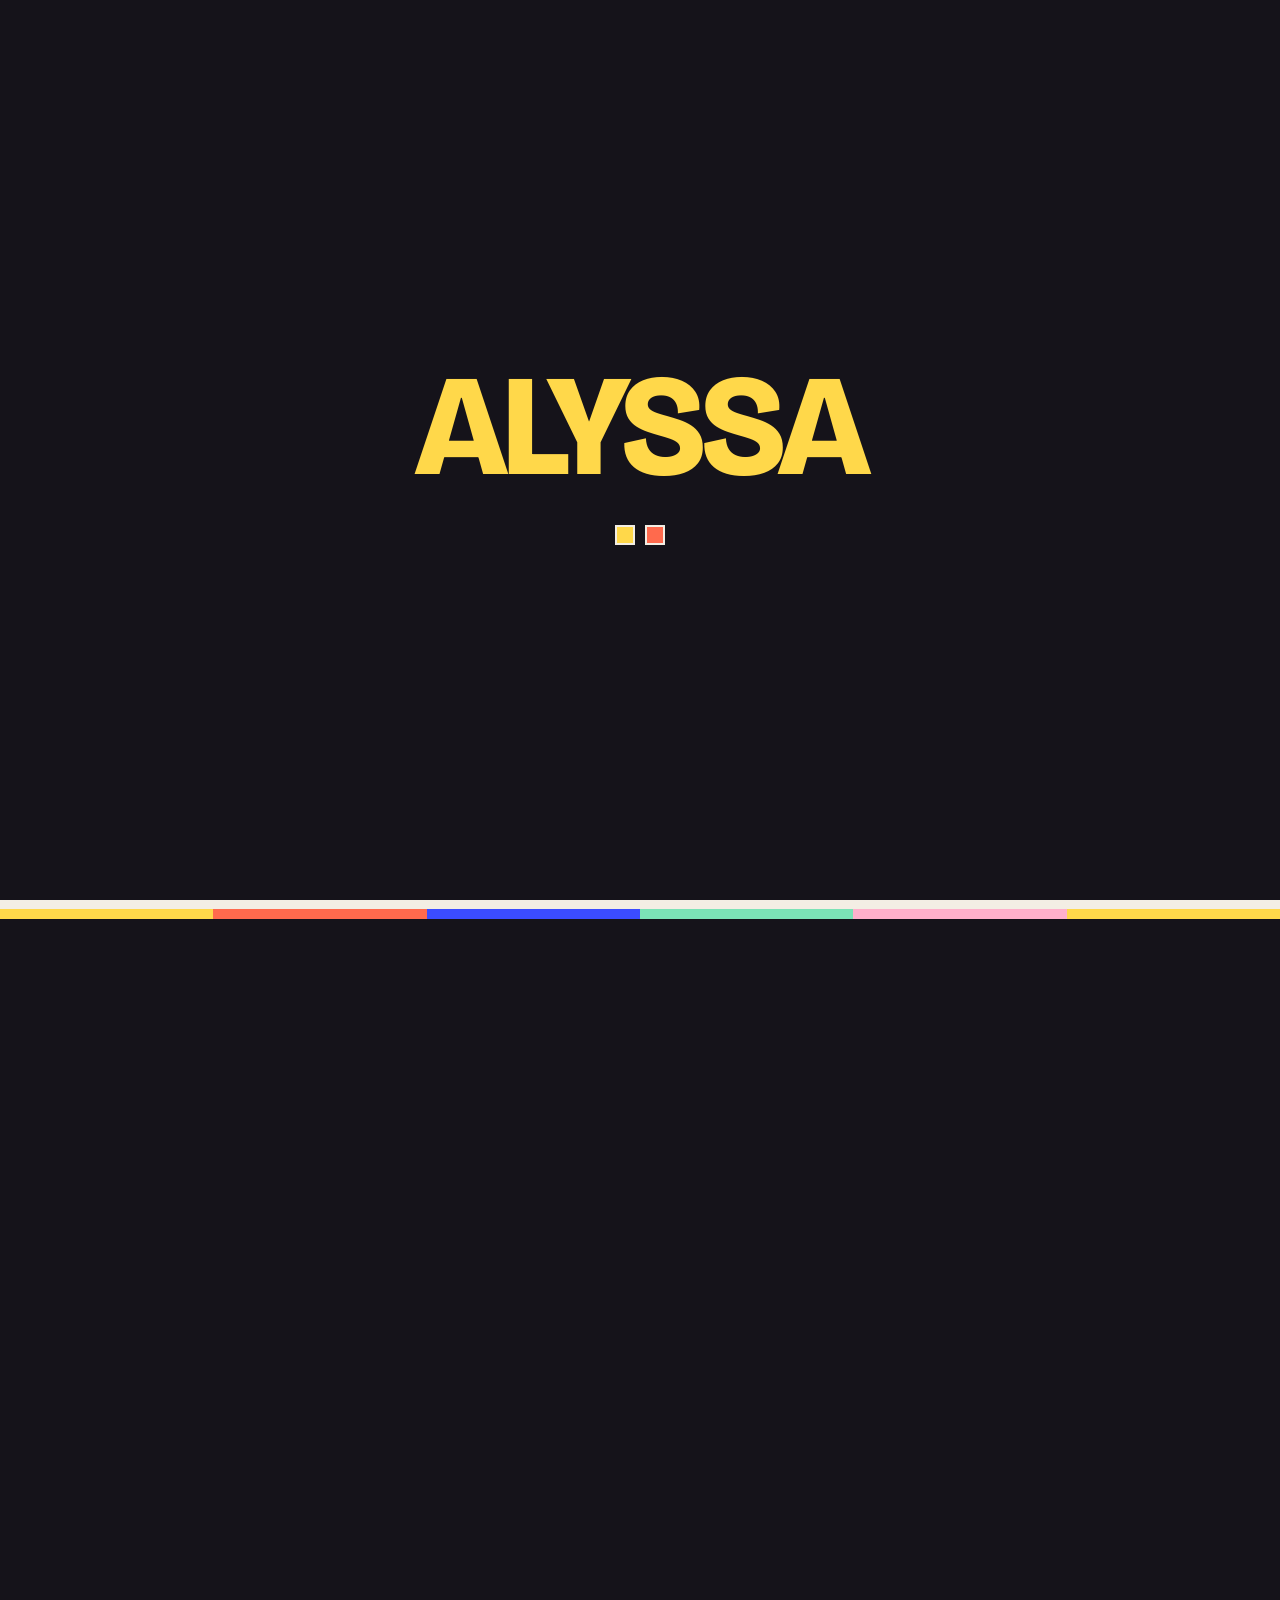
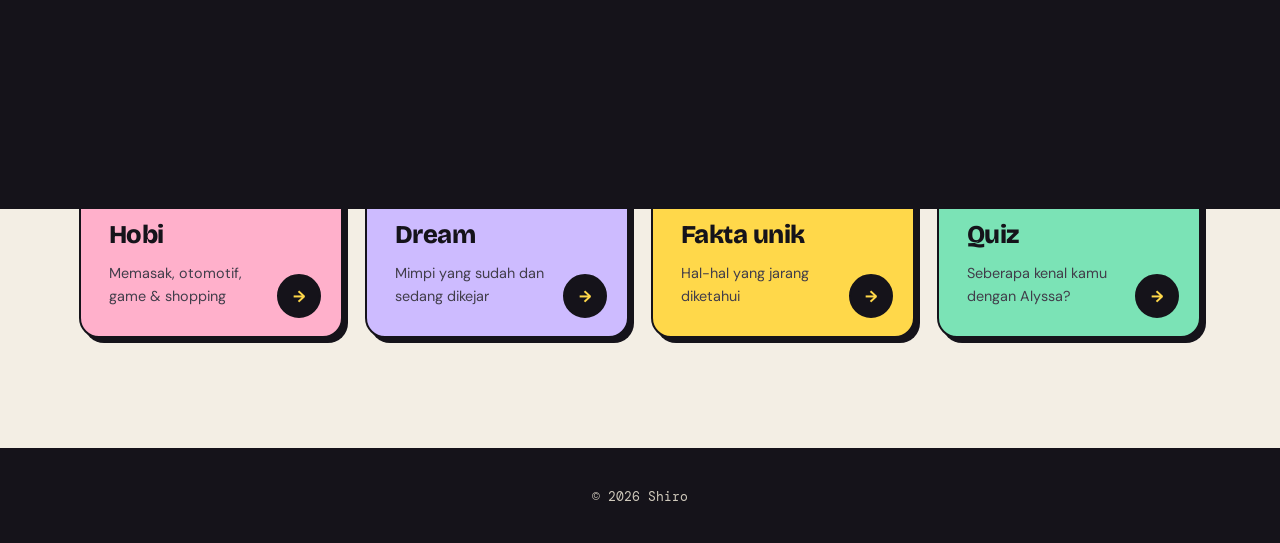
<file: index.html>
<!DOCTYPE html>
<html lang="id">
<head>
    <meta charset="UTF-8">
    <meta name="viewport" content="width=device-width, initial-scale=1.0, maximum-scale=5.0, viewport-fit=cover">
    <meta name="theme-color" content="#f3eee4">
    <meta name="description" content="Website resmi Alyssa Ananta">
    <title>Alyssa Ananta — Beranda</title>
    <link rel="stylesheet" href="style.css">
</head>
<body>
 
<div class="preloader" id="preloader">
    <div class="preloader-ring"></div>
    <div class="preloader-text">Alyssa</div>
</div>

<div class="scroll-progress" id="scrollProgress"></div>
<div class="cursor-dot" id="cursorDot"></div>
<div class="cursor-ring" id="cursorRing"></div>

<nav id="navbar">
    <a href="index.html" class="logo magnetic">A</a>
    <button class="menu-toggle" id="menuToggle" aria-label="Menu">
        <span></span><span></span><span></span>
    </button>
    <ul id="navMenu">
        <li><a href="index.html">Beranda</a></li>
        <li><a href="karier.html">Karier</a></li>
        <li><a href="biodata.html">Biodata</a></li>
        <li><a href="favorite.html">Favorite</a></li>
        <li><a href="hobi.html">Hobi</a></li>
        <li><a href="idola.html">Idola</a></li>
        <li><a href="pencapaian.html">Pencapaian</a></li>
        <li><a href="dream.html">Dream</a></li>
        <li><a href="lagu.html">Lagu</a></li>
        <li><a href="fakta.html">Fakta</a></li>
        <li><a href="quiz.html">Quiz</a></li>
        <li><a href="sosmed.html">Sosial</a></li>
        <li><a href="galeri.html">Galeri</a></li>
    </ul>
</nav>

<!-- HERO -->
<section class="hero">
    <div class="particles" id="particles"></div>

    <div class="hero-text-side">
        <h1>
            <span class="name">ALYSSA</span>
            <span class="surname">ANANTA</span>
        </h1>
        <p class="hero-subtitle">Content Creator · Streamer · Singer · Drifter</p>
        <p class="hero-desc">
            Lahir di Medan, 17 Desember 2002. Perjalanan dimulai dari video iseng di TikTok saat pandemi COVID-19. Kini menjadi salah satu figur perempuan paling dikenal di komunitas esports Indonesia.
        </p>
        <div class="hero-cta">
            <a href="karier.html" class="btn btn-primary magnetic">
                <span>Jelajahi Karier</span>
                <span class="arrow">→</span>
            </a>
            <a href="sosmed.html" class="btn btn-outline magnetic">
                <span>Sosial Media</span>
                <span class="arrow">→</span>
            </a>
        </div>
        <div class="hero-stats">
            <div class="hero-stat">
                <div class="num">2.51M</div>
                <div class="lbl">TikTok</div>
            </div>
            <div class="hero-stat">
                <div class="num">629K</div>
                <div class="lbl">Instagram</div>
            </div>
            <div class="hero-stat">
                <div class="num">265K</div>
                <div class="lbl">YouTube</div>
            </div>
        </div>
    </div>

    <div class="hero-photo-side">
        <div class="hero-photo-wrapper">
            <img src="foto/alyssa.jpg" alt="Alyssa Ananta" class="hero-photo">
        </div>
    </div>
</section>

<!-- QUICK LINKS -->
<section class="quick-links-section">
    <p class="section-title">Jelajahi</p>
    <div class="quick-links-grid">

        <a href="karier.html" class="quick-link">
            <div class="quick-link-icon">💼</div>
            <div class="quick-link-title">Karier</div>
            <div class="quick-link-desc">Perjalanan dari 2020 hingga sekarang</div>
            <div class="quick-link-arrow">→</div>
        </a>

        <a href="biodata.html" class="quick-link">
            <div class="quick-link-icon">📋</div>
            <div class="quick-link-title">Biodata</div>
            <div class="quick-link-desc">Data pribadi & profil lengkap</div>
            <div class="quick-link-arrow">→</div>
        </a>

        <a href="favorite.html" class="quick-link">
            <div class="quick-link-icon">💖</div>
            <div class="quick-link-title">Favorite</div>
            <div class="quick-link-desc">Makanan, lagu, mobil & lainnya</div>
            <div class="quick-link-arrow">→</div>
        </a>

        <a href="pencapaian.html" class="quick-link">
            <div class="quick-link-icon">🏆</div>
            <div class="quick-link-title">Pencapaian</div>
            <div class="quick-link-desc">Semua prestasi & milestone</div>
            <div class="quick-link-arrow">→</div>
        </a>

        <a href="lagu.html" class="quick-link">
            <div class="quick-link-icon">🎵</div>
            <div class="quick-link-title">Lagu</div>
            <div class="quick-link-desc">Diskografi & single terbaru</div>
            <div class="quick-link-arrow">→</div>
        </a>

        <a href="sosmed.html" class="quick-link">
            <div class="quick-link-icon">📱</div>
            <div class="quick-link-title">Sosial</div>
            <div class="quick-link-desc">Instagram, TikTok & YouTube</div>
            <div class="quick-link-arrow">→</div>
        </a>

        <a href="galeri.html" class="quick-link">
            <div class="quick-link-icon">📸</div>
            <div class="quick-link-title">Galeri</div>
            <div class="quick-link-desc">Koleksi foto pilihan</div>
            <div class="quick-link-arrow">→</div>
        </a>

        <a href="idola.html" class="quick-link">
            <div class="quick-link-icon">🌟</div>
            <div class="quick-link-title">Idola</div>
            <div class="quick-link-desc">Sosok yang menginspirasi</div>
            <div class="quick-link-arrow">→</div>
        </a>
        <a href="hobi.html" class="quick-link">
            <div class="quick-link-icon">🎯</div>
            <div class="quick-link-title">Hobi</div>
            <div class="quick-link-desc">Memasak, otomotif, game & shopping</div>
            <div class="quick-link-arrow">→</div>
        </a>

        <a href="dream.html" class="quick-link">
            <div class="quick-link-icon">🌙</div>
            <div class="quick-link-title">Dream</div>
            <div class="quick-link-desc">Mimpi yang sudah dan sedang dikejar</div>
            <div class="quick-link-arrow">→</div>
        </a>

        <a href="fakta.html" class="quick-link">
            <div class="quick-link-icon">💡</div>
            <div class="quick-link-title">Fakta unik</div>
            <div class="quick-link-desc">Hal-hal yang jarang diketahui</div>
            <div class="quick-link-arrow">→</div>
        </a>

        <a href="quiz.html" class="quick-link">
            <div class="quick-link-icon">🎯</div>
            <div class="quick-link-title">Quiz</div>
            <div class="quick-link-desc">Seberapa kenal kamu dengan Alyssa?</div>
            <div class="quick-link-arrow">→</div>
        </a>


    </div>
</section>

<footer>© 2026 Shiro</footer>

<script>
    window.addEventListener('load', () => {
        setTimeout(() => document.getElementById('preloader').classList.add('hidden'), 1400);
    });

    const menuToggle = document.getElementById('menuToggle');
    const navMenu = document.getElementById('navMenu');
    menuToggle.addEventListener('click', () => {
        menuToggle.classList.toggle('active');
        navMenu.classList.toggle('active');
    });
    navMenu.querySelectorAll('a').forEach(link => {
        link.addEventListener('click', () => {
            menuToggle.classList.remove('active');
            navMenu.classList.remove('active');
        });
    });

    const isTouchDevice = 'ontouchstart' in window || navigator.maxTouchPoints > 0;

    if (!isTouchDevice) {
        const cursorDot = document.getElementById('cursorDot');
        const cursorRing = document.getElementById('cursorRing');
        let mouseX = 0, mouseY = 0, ringX = 0, ringY = 0;
        document.addEventListener('mousemove', e => {
            mouseX = e.clientX; mouseY = e.clientY;
            cursorDot.style.left = mouseX + 'px';
            cursorDot.style.top = mouseY + 'px';
        });
        (function animate() {
            ringX += (mouseX - ringX) * 0.15;
            ringY += (mouseY - ringY) * 0.15;
            cursorRing.style.left = ringX + 'px';
            cursorRing.style.top = ringY + 'px';
            requestAnimationFrame(animate);
        })();
        document.querySelectorAll('a, button, .quick-link, .hero-photo-wrapper').forEach(el => {
            el.addEventListener('mouseenter', () => cursorRing.classList.add('hover'));
            el.addEventListener('mouseleave', () => cursorRing.classList.remove('hover'));
        });
    }

    window.addEventListener('scroll', () => {
        const p = (window.scrollY / (document.body.scrollHeight - window.innerHeight)) * 100;
        document.getElementById('scrollProgress').style.width = p + '%';
        const navbar = document.getElementById('navbar');
        if (window.scrollY > 80) navbar.classList.add('scrolled');
        else navbar.classList.remove('scrolled');
    }, { passive: true });

    const particlesContainer = document.getElementById('particles');
    const count = window.innerWidth < 600 ? 20 : 40;
    for (let i = 0; i < count; i++) {
        const p = document.createElement('div');
        p.className = 'particle';
        p.style.left = Math.random() * 100 + '%';
        p.style.bottom = '-10px';
        p.style.animationDuration = (8 + Math.random() * 12) + 's';
        p.style.animationDelay = Math.random() * 10 + 's';
        p.style.width = p.style.height = (1 + Math.random() * 3) + 'px';
        particlesContainer.appendChild(p);
    }

    const observer = new IntersectionObserver(entries => {
        entries.forEach(entry => {
            if (entry.isIntersecting) entry.target.classList.add('visible');
        });
    }, { threshold: 0.12 });
    document.querySelectorAll('.quick-link, .section-title').forEach(el => observer.observe(el));

    if (!isTouchDevice) {
        document.querySelectorAll('.magnetic').forEach(el => {
            el.addEventListener('mousemove', e => {
                const r = el.getBoundingClientRect();
                el.style.transform = `translate(${(e.clientX-r.left-r.width/2)*0.3}px,${(e.clientY-r.top-r.height/2)*0.3}px)`;
            });
            el.addEventListener('mouseleave', () => el.style.transform = '');
        });

        document.addEventListener('mousemove', e => {
            const photo = document.querySelector('.hero-photo-wrapper');
            if (!photo) return;
            const x = (e.clientX / window.innerWidth - 0.5) * 20;
            const y = (e.clientY / window.innerHeight - 0.5) * 20;
            photo.style.transform = `translate(${x}px, ${y}px)`;
        });
    }

</script>

<script src="extra.js"></script>
</body>
</html>
</file>
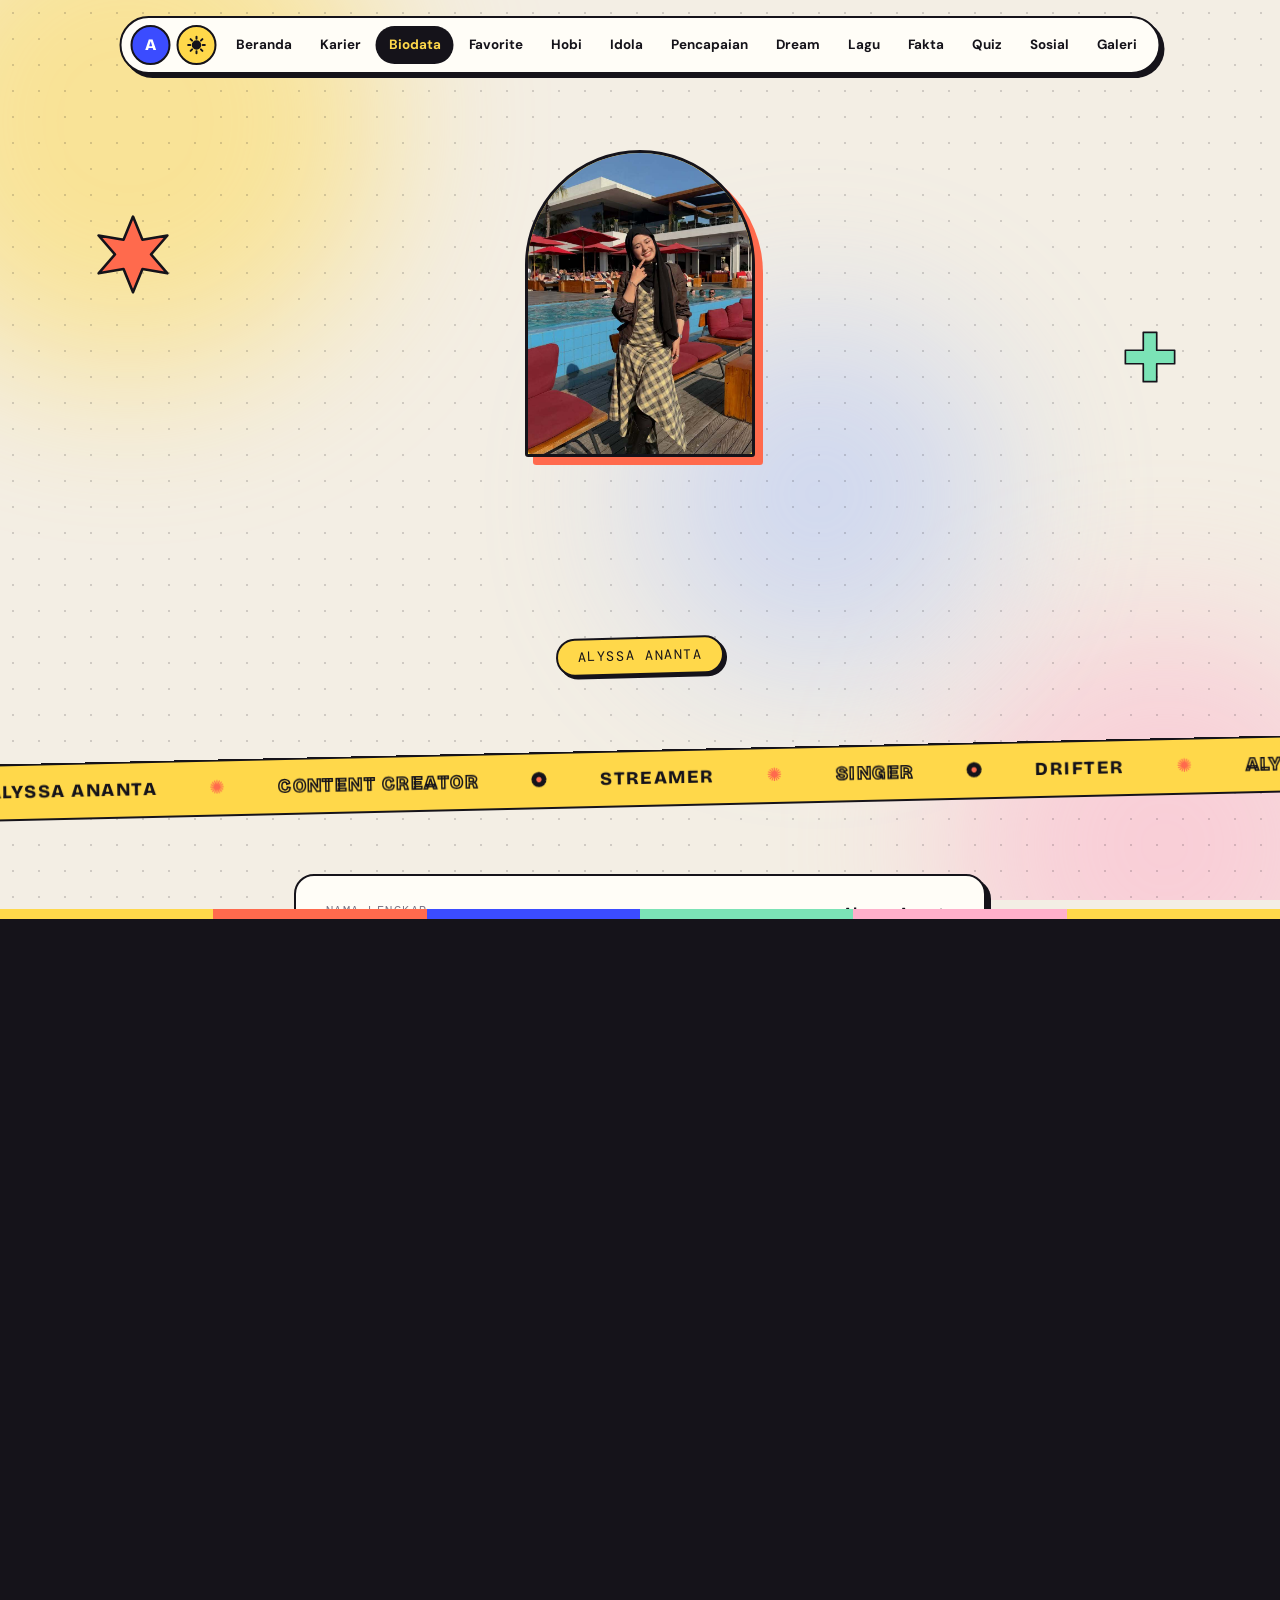
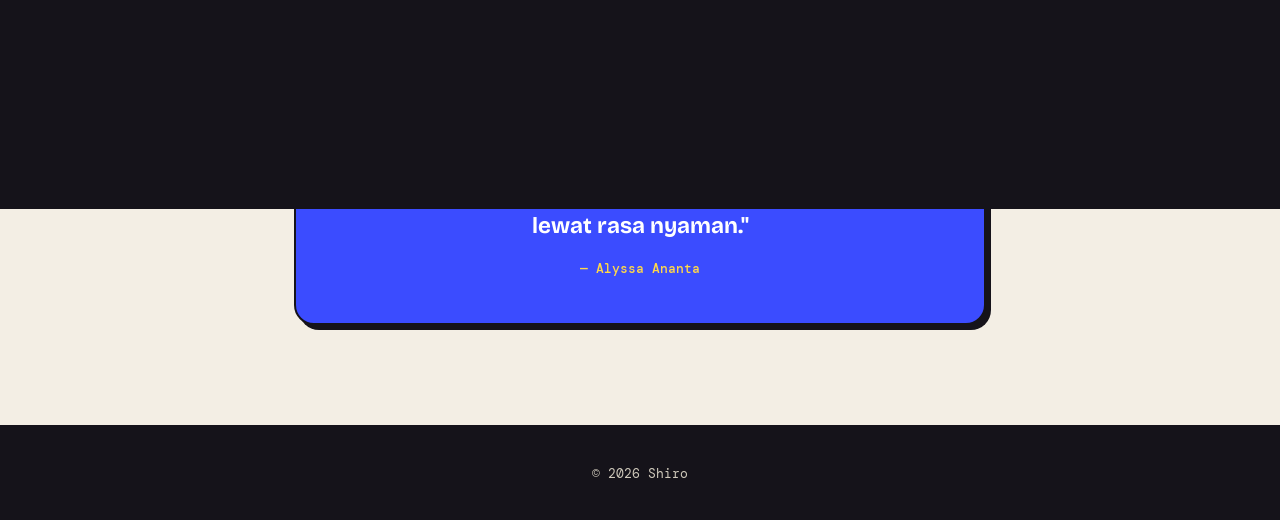
<file: biodata.html>
<!DOCTYPE html>
<html lang="id">
<head>
    <meta charset="UTF-8">
    <meta name="viewport" content="width=device-width, initial-scale=1.0, maximum-scale=5.0, viewport-fit=cover">
    <meta name="theme-color" content="#f3eee4">
    <title>Biodata — Alyssa Ananta</title>
    <link rel="stylesheet" href="style.css">
</head>
<body>

<div class="preloader" id="preloader">
    <div class="preloader-ring"></div>
    <div class="preloader-text">Biodata</div>
</div>
<div class="scroll-progress" id="scrollProgress"></div>
<div class="aurora" aria-hidden="true"><span></span><span></span><span></span></div>
<div class="cursor-dot" id="cursorDot"></div>
<div class="cursor-ring" id="cursorRing"></div>

<nav id="navbar">
    <a href="index.html" class="logo magnetic">A</a>
    <button class="menu-toggle" id="menuToggle" aria-label="Menu">
        <span></span><span></span><span></span>
    </button>
<ul id="navMenu">
        <li><a href="index.html">Beranda</a></li>
        <li><a href="karier.html">Karier</a></li>
        <li><a href="biodata.html">Biodata</a></li>
        <li><a href="favorite.html">Favorite</a></li>
        <li><a href="hobi.html">Hobi</a></li>
        <li><a href="idola.html">Idola</a></li>
        <li><a href="pencapaian.html">Pencapaian</a></li>
        <li><a href="dream.html">Dream</a></li>
        <li><a href="lagu.html">Lagu</a></li>
        <li><a href="fakta.html">Fakta</a></li>
        <li><a href="quiz.html">Quiz</a></li>
        <li><a href="sosmed.html">Sosial</a></li>
        <li><a href="galeri.html">Galeri</a></li>
    </ul>
</nav>

<section class="bio-hero">
    <div class="bio-photo-wrapper">
        <img src="foto/alyssa.jpg" alt="Alyssa Ananta" class="bio-photo">
    </div>
    <h1>Biodata</h1>
    <p class="bio-tagline">Alyssa Ananta</p>
</section>

<section class="bio-section">
    <div class="bio-simple-card">
        <div class="bio-item">
            <div class="bio-item-label">Nama Lengkap</div>
            <div class="bio-item-value">Alyssa Ananta</div>
        </div>
        <div class="bio-item">
            <div class="bio-item-label">Tanggal Lahir</div>
            <div class="bio-item-value">17 Desember 2002</div>
        </div>
        <div class="bio-item">
            <div class="bio-item-label">Tempat Lahir</div>
            <div class="bio-item-value">Medan, Sumatera Utara</div>
        </div>
        <div class="bio-item">
            <div class="bio-item-label">Domisili</div>
            <div class="bio-item-value">Jakarta, Indonesia</div>
        </div>
        <div class="bio-item">
            <div class="bio-item-label">Agama</div>
            <div class="bio-item-value">Islam</div>
        </div>
        <div class="bio-item">
            <div class="bio-item-label">Zodiak</div>
            <div class="bio-item-value">Sagitarius</div>
        </div>
        <div class="bio-item">
            <div class="bio-item-label">Profesi</div>
            <div class="bio-item-value">Content Creator, Streamer, Singer, Drifter</div>
        </div>
        <div class="bio-item">
            <div class="bio-item-label">Circle Streamer</div>
            <div class="bio-item-value">B2F dan KCG</div>
        </div>
        <div class="bio-item">
            <div class="bio-item-label">Mantan BA</div>
            <div class="bio-item-value">EVOS Esports (2023–2025)</div>
        </div>
        <div class="bio-item">
            <div class="bio-item-label">Hobi</div>
            <div class="bio-item-value">Memasak, Otomotif, Main Game, Shopping</div>
        </div>
        <div class="bio-item">
            <div class="bio-item-label">Instagram</div>
            <div class="bio-item-value">@alyssaanantaa</div>
        </div>
        <div class="bio-item">
            <div class="bio-item-label">TikTok</div>
            <div class="bio-item-value">@dxsh12</div>
        </div>
        <div class="bio-item">
            <div class="bio-item-label">YouTube</div>
            <div class="bio-item-value">@alyssaananta17</div>
        </div>
    </div>

    <div class="bio-quote">
        <p>"Cinta tidak selalu hadir dalam kemewahan, melainkan lewat rasa nyaman."</p>
        <p class="author">— Alyssa Ananta</p>
    </div>
</section>

<footer>© 2026 Shiro</footer>

<script>
    window.addEventListener('load', () => {
        setTimeout(() => document.getElementById('preloader').classList.add('hidden'), 1000);
    });

    const menuToggle = document.getElementById('menuToggle');
    const navMenu = document.getElementById('navMenu');
    menuToggle.addEventListener('click', () => {
        menuToggle.classList.toggle('active');
        navMenu.classList.toggle('active');
    });
    navMenu.querySelectorAll('a').forEach(link => {
        link.addEventListener('click', () => {
            menuToggle.classList.remove('active');
            navMenu.classList.remove('active');
        });
    });

    const isTouchDevice = 'ontouchstart' in window || navigator.maxTouchPoints > 0;

    if (!isTouchDevice) {
        const cursorDot = document.getElementById('cursorDot');
        const cursorRing = document.getElementById('cursorRing');
        let mouseX = 0, mouseY = 0, ringX = 0, ringY = 0;
        document.addEventListener('mousemove', e => {
            mouseX = e.clientX; mouseY = e.clientY;
            cursorDot.style.left = mouseX + 'px';
            cursorDot.style.top = mouseY + 'px';
        });
        (function animate() {
            ringX += (mouseX - ringX) * 0.15;
            ringY += (mouseY - ringY) * 0.15;
            cursorRing.style.left = ringX + 'px';
            cursorRing.style.top = ringY + 'px';
            requestAnimationFrame(animate);
        })();
        document.querySelectorAll('a, .bio-item').forEach(el => {
            el.addEventListener('mouseenter', () => cursorRing.classList.add('hover'));
            el.addEventListener('mouseleave', () => cursorRing.classList.remove('hover'));
        });
    }

    window.addEventListener('scroll', () => {
        const p = (window.scrollY / (document.body.scrollHeight - window.innerHeight)) * 100;
        document.getElementById('scrollProgress').style.width = p + '%';
        const navbar = document.getElementById('navbar');
        if (window.scrollY > 80) navbar.classList.add('scrolled');
        else navbar.classList.remove('scrolled');
    }, { passive: true });

    const observer = new IntersectionObserver(entries => {
        entries.forEach(e => { if (e.isIntersecting) e.target.classList.add('visible'); });
    }, { threshold: 0.15 });
    document.querySelectorAll('.bio-simple-card, .bio-quote').forEach(el => observer.observe(el));

    if (!isTouchDevice) {
        document.querySelectorAll('.magnetic').forEach(el => {
            el.addEventListener('mousemove', e => {
                const r = el.getBoundingClientRect();
                el.style.transform = `translate(${(e.clientX-r.left-r.width/2)*0.3}px,${(e.clientY-r.top-r.height/2)*0.3}px)`;
            });
            el.addEventListener('mouseleave', () => el.style.transform = '');
        });
    }

    
</script>

<script src="extra.js"></script>
</body>
</html>
</file>
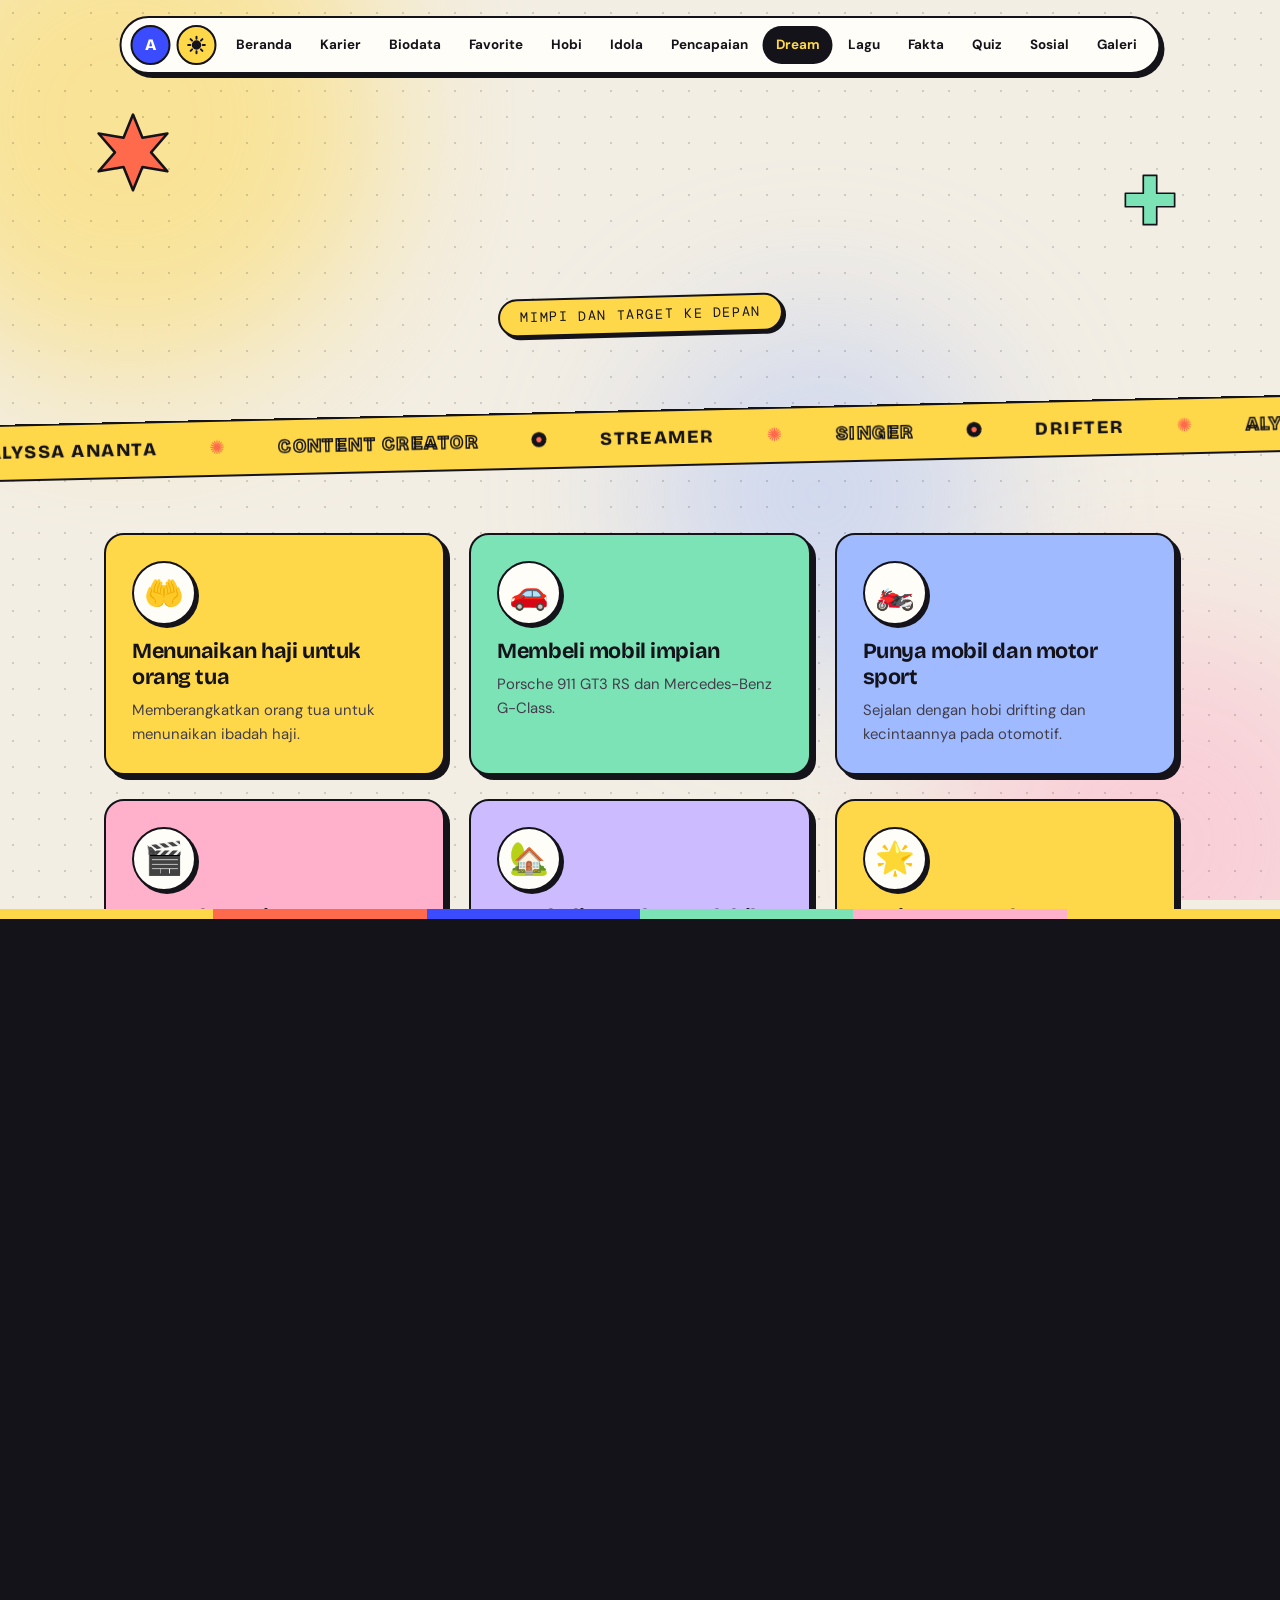
<file: dream.html>
<!DOCTYPE html>
<html lang="id">
<head>
    <meta charset="UTF-8">
    <meta name="viewport" content="width=device-width, initial-scale=1.0, maximum-scale=5.0, viewport-fit=cover">
    <meta name="theme-color" content="#f3eee4">
    <title>Dream — Alyssa Ananta</title>
    <link rel="stylesheet" href="style.css">
</head>
<body>

<div class="aurora" aria-hidden="true"><span></span><span></span><span></span></div>

<div class="preloader" id="preloader">
    <div class="preloader-ring"></div>
    <div class="preloader-text">Dream</div>
</div>
<div class="scroll-progress" id="scrollProgress"></div>
<div class="cursor-dot" id="cursorDot"></div>
<div class="cursor-ring" id="cursorRing"></div>

<nav id="navbar">
    <a href="index.html" class="logo magnetic">A</a>
    <button class="menu-toggle" id="menuToggle" aria-label="Menu"><span></span><span></span><span></span></button>
    <ul id="navMenu">
        <li><a href="index.html">Beranda</a></li>
        <li><a href="karier.html">Karier</a></li>
        <li><a href="biodata.html">Biodata</a></li>
        <li><a href="favorite.html">Favorite</a></li>
        <li><a href="hobi.html">Hobi</a></li>
        <li><a href="idola.html">Idola</a></li>
        <li><a href="pencapaian.html">Pencapaian</a></li>
        <li><a href="dream.html">Dream</a></li>
        <li><a href="lagu.html">Lagu</a></li>
        <li><a href="fakta.html">Fakta</a></li>
        <li><a href="quiz.html">Quiz</a></li>
        <li><a href="sosmed.html">Sosial</a></li>
        <li><a href="galeri.html">Galeri</a></li>
    </ul>
</nav>

<section class="page-hero">
    <h1>Dream</h1>
    <p class="page-subtitle">Mimpi dan target ke depan</p>
</section>

<section class="page-body">
    <!-- SEMUA CARD DISATUKAN TANPA KATEGORI & TANPA PROGRESS BAR -->
    <div class="dream-grid">

        <article class="dream-card">
            <div class="dream-top"><div class="dream-icon">🤲</div></div>
            <h3>Menunaikan haji untuk orang tua</h3>
            <p>Memberangkatkan orang tua untuk menunaikan ibadah haji.</p>
        </article>

        <article class="dream-card">
            <div class="dream-top"><div class="dream-icon">🚗</div></div>
            <h3>Membeli mobil impian</h3>
            <p>Porsche 911 GT3 RS dan Mercedes-Benz G-Class.</p>
        </article>

        <article class="dream-card">
            <div class="dream-top"><div class="dream-icon">🏍️</div></div>
            <h3>Punya mobil dan motor sport</h3>
            <p>Sejalan dengan hobi drifting dan kecintaannya pada otomotif.</p>
        </article>

        <article class="dream-card">
            <div class="dream-top"><div class="dream-icon">🎬</div></div>
            <h3>Mencoba acting</h3>
            <p>Ingin merasakan dunia akting setelah konten, streaming, dan musik.</p>
        </article>

        <article class="dream-card">
            <div class="dream-top"><div class="dream-icon">🏡</div></div>
            <h3>Membeli rumah yang lebih besar</h3>
            <p>Naik level dari rumah pertama yang dibeli di usia 24 tahun.</p>
        </article>

        <article class="dream-card">
            <div class="dream-top"><div class="dream-icon">🌟</div></div>
            <h3>Karier terus sukses</h3>
            <p>Terus tumbuh sebagai content creator, streamer, dan penyanyi.</p>
        </article>

        <!-- DREAM BESAR DIGABUNG KE SINI -->
        <article class="dream-card">
            <div class="dream-top">
                <div class="dream-icon">🌍</div>
            </div>
            <h3>Keliling dunia</h3>
            <p>Menjelajahi negara-negara impian — mulai dari Jepang, Korea, Eropa, sampai Amerika. Ingin merasakan budaya baru, kuliner lokal, dan spot foto ikonik di setiap negara.</p>
            
            <!-- World Map mini -->
            <div class="world-map">
                <svg viewBox="0 0 100 50" xmlns="http://www.w3.org/2000/svg" fill="none" stroke="rgba(236,72,153,.3)" stroke-width=".5">
                    <path d="M10,20 Q15,15 20,18 L25,15 L30,20 L28,25 L22,28 L15,25 Z"/>
                    <path d="M30,15 L35,12 L45,14 L50,20 L48,28 L40,30 L32,28 Z"/>
                    <path d="M50,15 L58,12 L65,15 L68,22 L62,28 L55,25 Z"/>
                    <path d="M68,18 L75,15 L82,18 L85,25 L78,30 L70,28 Z"/>
                    <path d="M82,30 L88,32 L90,38 L85,42 L80,38 Z"/>
                    <path d="M15,35 L22,38 L25,45 L18,48 L12,44 Z"/>
                    <path d="M55,32 L60,35 L62,42 L58,46 L52,42 Z"/>
                </svg>
                <div class="world-dot" style="top:35%;left:25%"></div>
                <div class="world-dot" style="top:32%;left:42%"></div>
                <div class="world-dot" style="top:40%;left:62%"></div>
                <div class="world-dot" style="top:45%;left:80%"></div>
                <div class="world-dot" style="top:60%;left:20%"></div>
            </div>
        </article>

        <article class="dream-card">
            <div class="dream-top">
                <div class="dream-icon">🎤</div>
            </div>
            <h3>Nonton konser The Weeknd</h3>
            <p>Merasakan langsung penampilan idola di panggung — lagu-lagu seperti <em>Blinding Lights</em>, <em>Save Your Tears</em>, dan <em>Call Out My Name</em> live.</p>

            <div class="concert-ticket">
                <div class="concert-ticket-icon">🎫</div>
                <div class="concert-ticket-info">
                    <div class="concert-ticket-name">After Hours til Dawn Tour</div>
                    <div class="concert-ticket-sub">The Weeknd · Live</div>
                </div>
            </div>
        </article>

    </div>
</section>

<footer>© 2026 Shiro</footer>

<script>
    window.addEventListener('load', () => setTimeout(() => document.getElementById('preloader').classList.add('hidden'), 800));
    
    const menuToggle = document.getElementById('menuToggle');
    const navMenu = document.getElementById('navMenu');
    menuToggle.addEventListener('click', () => { menuToggle.classList.toggle('active'); navMenu.classList.toggle('active'); });
    navMenu.querySelectorAll('a').forEach(l => l.addEventListener('click', () => { menuToggle.classList.remove('active'); navMenu.classList.remove('active'); }));

    const isTouch = 'ontouchstart' in window || navigator.maxTouchPoints > 0;
    if (!isTouch) {
        const cd = document.getElementById('cursorDot'), cr = document.getElementById('cursorRing');
        let mx=0,my=0,rx=0,ry=0;
        document.addEventListener('mousemove', e => { mx=e.clientX; my=e.clientY; cd.style.left=mx+'px'; cd.style.top=my+'px'; });
        (function a(){ rx+=(mx-rx)*.15; ry+=(my-ry)*.15; cr.style.left=rx+'px'; cr.style.top=ry+'px'; requestAnimationFrame(a); })();
        document.addEventListener('mouseover', e => cr.classList.toggle('hover', !!e.target.closest('a, button, .dream-card')));
    }
    
    window.addEventListener('scroll', () => {
        const p = (window.scrollY / (document.body.scrollHeight - window.innerHeight)) * 100;
        document.getElementById('scrollProgress').style.width = p + '%';
        document.getElementById('navbar').classList.toggle('scrolled', window.scrollY > 80);
    }, { passive: true });

    // reveal + tilt 3D
    const io = new IntersectionObserver(es => es.forEach(e => {
        if (e.isIntersecting) { e.target.classList.add('in'); io.unobserve(e.target); }
    }), { threshold: .15 });
    document.querySelectorAll('.dream-card').forEach((el, i) => {
        el.classList.add('rv');
        el.style.setProperty('--d', (i % 4) * .08 + 's');
        io.observe(el);
    });

    if (!isTouch) {
        document.querySelectorAll('.dream-card').forEach(card => {
            card.addEventListener('mousemove', e => {
                const r = card.getBoundingClientRect();
                const x = (e.clientX - r.left) / r.width - .5;
                const y = (e.clientY - r.top) / r.height - .5;
                card.style.transform = `perspective(1000px) rotateY(${x*6}deg) rotateX(${-y*6}deg) translateY(-4px)`;
                card.style.setProperty('--mx', (e.clientX - r.left) + 'px');
                card.style.setProperty('--my', (e.clientY - r.top) + 'px');
            });
            card.addEventListener('mouseleave', () => card.style.transform = '');
        });
    }
</script>
<script src="extra.js"></script>
</body>
</html>
</file>
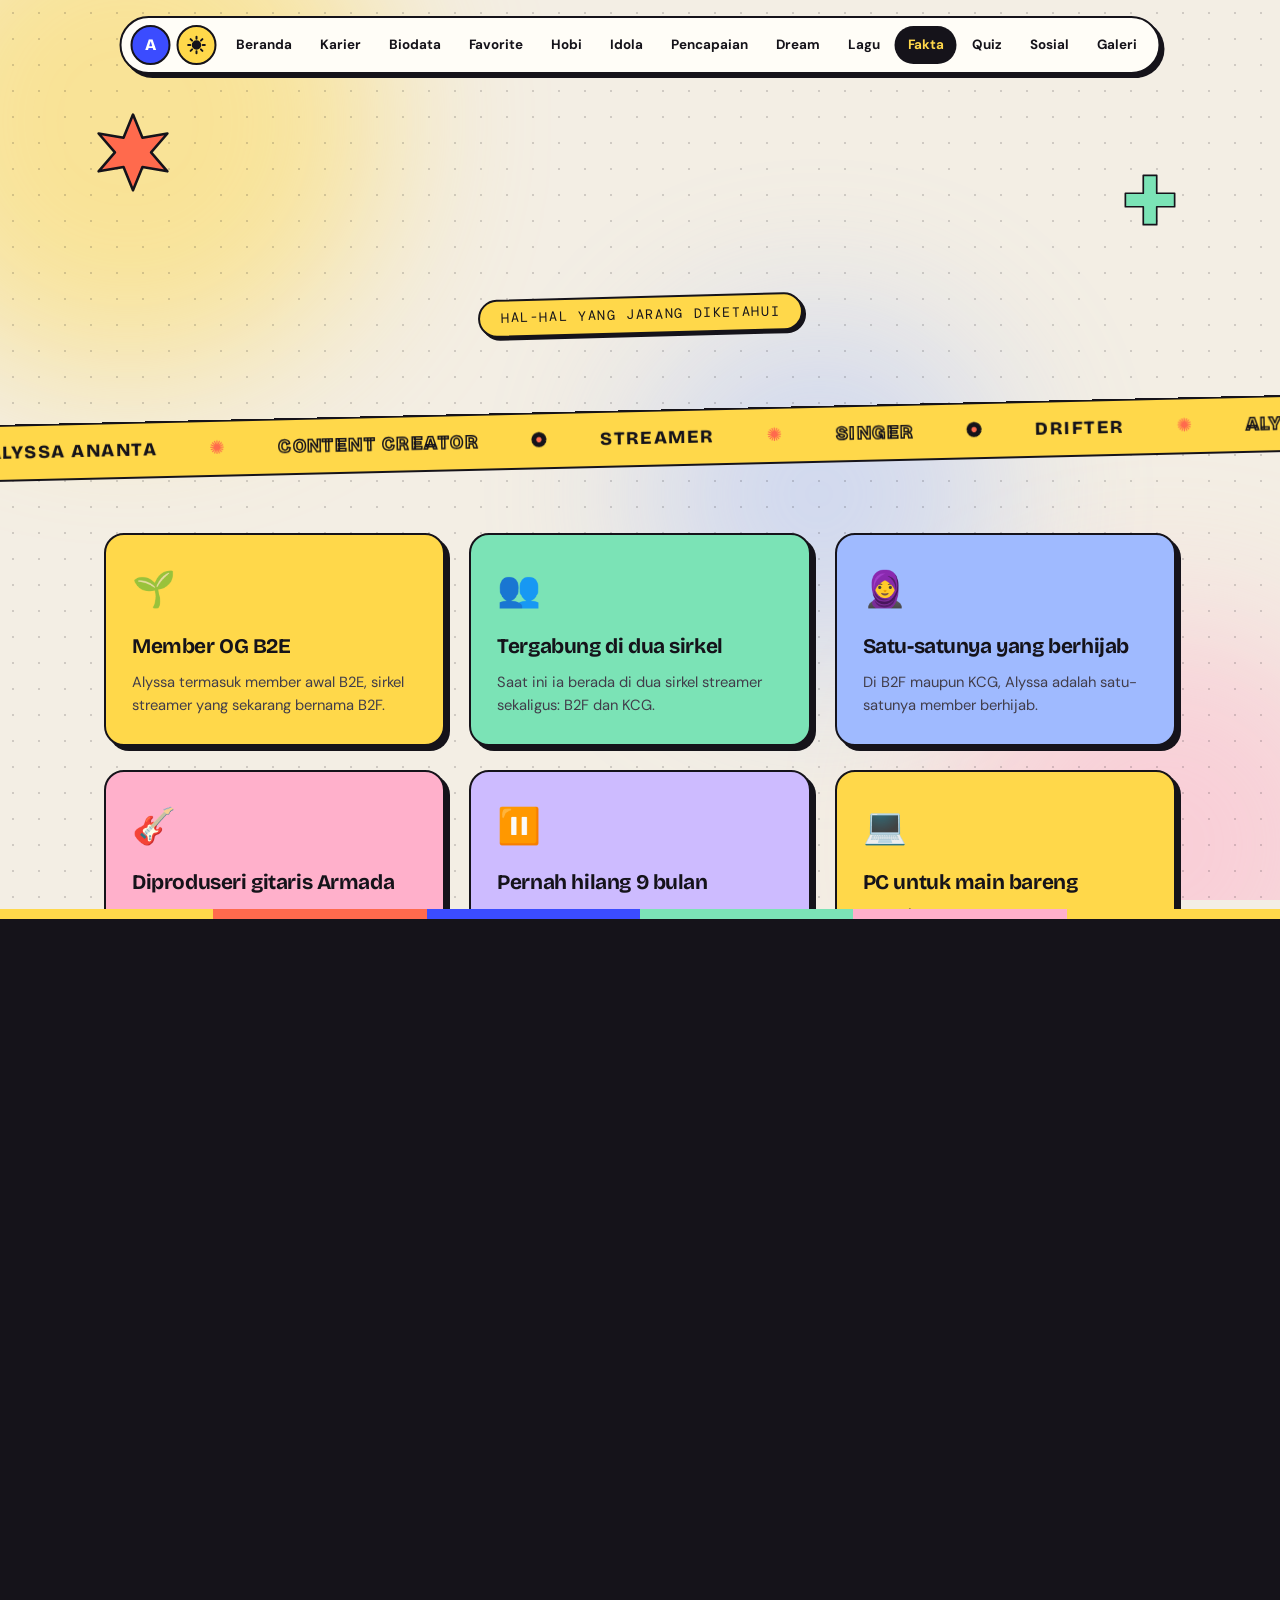
<file: fakta.html>
<!DOCTYPE html>
<html lang="id">
<head>
    <meta charset="UTF-8">
    <meta name="viewport" content="width=device-width, initial-scale=1.0, maximum-scale=5.0, viewport-fit=cover">
    <meta name="theme-color" content="#f3eee4">
    <title>Fakta unik — Alyssa Ananta</title>
    <link rel="stylesheet" href="style.css">
</head>
<body>

<div class="preloader" id="preloader">
    <div class="preloader-ring"></div>
    <div class="preloader-text">Fakta</div>
</div>
<div class="scroll-progress" id="scrollProgress"></div>
<div class="cursor-dot" id="cursorDot"></div>
<div class="cursor-ring" id="cursorRing"></div>

<nav id="navbar">
    <a href="index.html" class="logo magnetic">A</a>
    <button class="menu-toggle" id="menuToggle" aria-label="Menu">
        <span></span><span></span><span></span>
    </button>
    <ul id="navMenu">
        <li><a href="index.html">Beranda</a></li>
        <li><a href="karier.html">Karier</a></li>
        <li><a href="biodata.html">Biodata</a></li>
        <li><a href="favorite.html">Favorite</a></li>
        <li><a href="hobi.html">Hobi</a></li>
        <li><a href="idola.html">Idola</a></li>
        <li><a href="pencapaian.html">Pencapaian</a></li>
        <li><a href="dream.html">Dream</a></li>
        <li><a href="lagu.html">Lagu</a></li>
        <li><a href="fakta.html">Fakta</a></li>
        <li><a href="quiz.html">Quiz</a></li>
        <li><a href="sosmed.html">Sosial</a></li>
        <li><a href="galeri.html">Galeri</a></li>
    </ul>
</nav>

<section class="page-hero">
    <h1>Fakta unik</h1>
    <p class="page-subtitle">Hal-hal yang jarang diketahui</p>
</section>

<section class="page-body">
    <div class="fakta-grid">
        <article class="fakta-card">
            <div class="fakta-icon">🌱</div>
            <div><h3>Member OG B2E</h3><p>Alyssa termasuk member awal B2E, sirkel streamer yang sekarang bernama B2F.</p></div>
        </article>
        <article class="fakta-card">
            <div class="fakta-icon">👥</div>
            <div><h3>Tergabung di dua sirkel</h3><p>Saat ini ia berada di dua sirkel streamer sekaligus: B2F dan KCG.</p></div>
        </article>
        <article class="fakta-card">
            <div class="fakta-icon">🧕</div>
            <div><h3>Satu-satunya yang berhijab</h3><p>Di B2F maupun KCG, Alyssa adalah satu-satunya member berhijab.</p></div>
        </article>
        <article class="fakta-card">
            <div class="fakta-icon">🎸</div>
            <div><h3>Diproduseri gitaris Armada</h3><p>Masuk ke dunia musik dengan produser langsung dari gitaris Armada, Mai Armada.</p></div>
        </article>
        <article class="fakta-card">
            <div class="fakta-icon">⏸️</div>
            <div><h3>Pernah hilang 9 bulan</h3><p>Sempat menghilang sekitar 9 bulan dari dunia streaming sebelum kembali.</p></div>
        </article>
        <article class="fakta-card">
            <div class="fakta-icon">💻</div>
            <div><h3>PC untuk main bareng mantan</h3><p>Ia membeli PC supaya bisa main game bersama mantan. Setelah PC terbeli, hubungan mereka justru berakhir.</p></div>
        </article>
        <article class="fakta-card">
            <div class="fakta-icon">📺</div>
            <div><h3>Hampir stream di Nimo</h3><p>Sempat ingin streaming di Nimo, tapi platformnya keburu tutup.</p></div>
        </article>
        <article class="fakta-card">
            <div class="fakta-icon">🤝</div>
            <div><h3>Diajak Fahmi Rexy</h3><p>Alyssa masuk dunia streaming setelah diajak temannya, Fahmi Rexy.</p></div>
        </article>
        <article class="fakta-card">
            <div class="fakta-icon">🚀</div>
            <div><h3>Suka hal baru</h3><p>Selalu ingin mencoba hal-hal baru, dari streaming, drifting, sampai musik.</p></div>
        </article>
        <article class="fakta-card">
            <div class="fakta-icon">🦄</div>
            <div><h3>Nickname dxsh</h3><p>Nickname game “dxsh” terinspirasi dari My Little Pony.</p></div>
        </article>
    </div>
</section>

<footer>© 2026 Shiro</footer>

<script>
    window.addEventListener('load', () => {
        setTimeout(() => document.getElementById('preloader').classList.add('hidden'), 1000);
    });

    const menuToggle = document.getElementById('menuToggle');
    const navMenu = document.getElementById('navMenu');
    menuToggle.addEventListener('click', () => {
        menuToggle.classList.toggle('active');
        navMenu.classList.toggle('active');
    });
    navMenu.querySelectorAll('a').forEach(link => {
        link.addEventListener('click', () => {
            menuToggle.classList.remove('active');
            navMenu.classList.remove('active');
        });
    });

    const isTouchDevice = 'ontouchstart' in window || navigator.maxTouchPoints > 0;

    if (!isTouchDevice) {
        const cursorDot = document.getElementById('cursorDot');
        const cursorRing = document.getElementById('cursorRing');
        let mouseX = 0, mouseY = 0, ringX = 0, ringY = 0;
        document.addEventListener('mousemove', e => {
            mouseX = e.clientX; mouseY = e.clientY;
            cursorDot.style.left = mouseX + 'px';
            cursorDot.style.top = mouseY + 'px';
        });
        (function animate() {
            ringX += (mouseX - ringX) * 0.15;
            ringY += (mouseY - ringY) * 0.15;
            cursorRing.style.left = ringX + 'px';
            cursorRing.style.top = ringY + 'px';
            requestAnimationFrame(animate);
        })();
        document.addEventListener('mouseover', e => {
            cursorRing.classList.toggle('hover', !!e.target.closest('a, button, .idola-card, .dream-card, .fakta-card'));
        });
        document.querySelectorAll('.magnetic').forEach(el => {
            el.addEventListener('mousemove', e => {
                const r = el.getBoundingClientRect();
                el.style.transform = `translate(${(e.clientX-r.left-r.width/2)*0.3}px,${(e.clientY-r.top-r.height/2)*0.3}px)`;
            });
            el.addEventListener('mouseleave', () => el.style.transform = '');
        });
    }

    window.addEventListener('scroll', () => {
        const p = (window.scrollY / (document.body.scrollHeight - window.innerHeight)) * 100;
        document.getElementById('scrollProgress').style.width = p + '%';
        document.getElementById('navbar').classList.toggle('scrolled', window.scrollY > 80);
    }, { passive: true });

    

</script>

<script src="extra.js"></script>
</body>
</html>
</file>
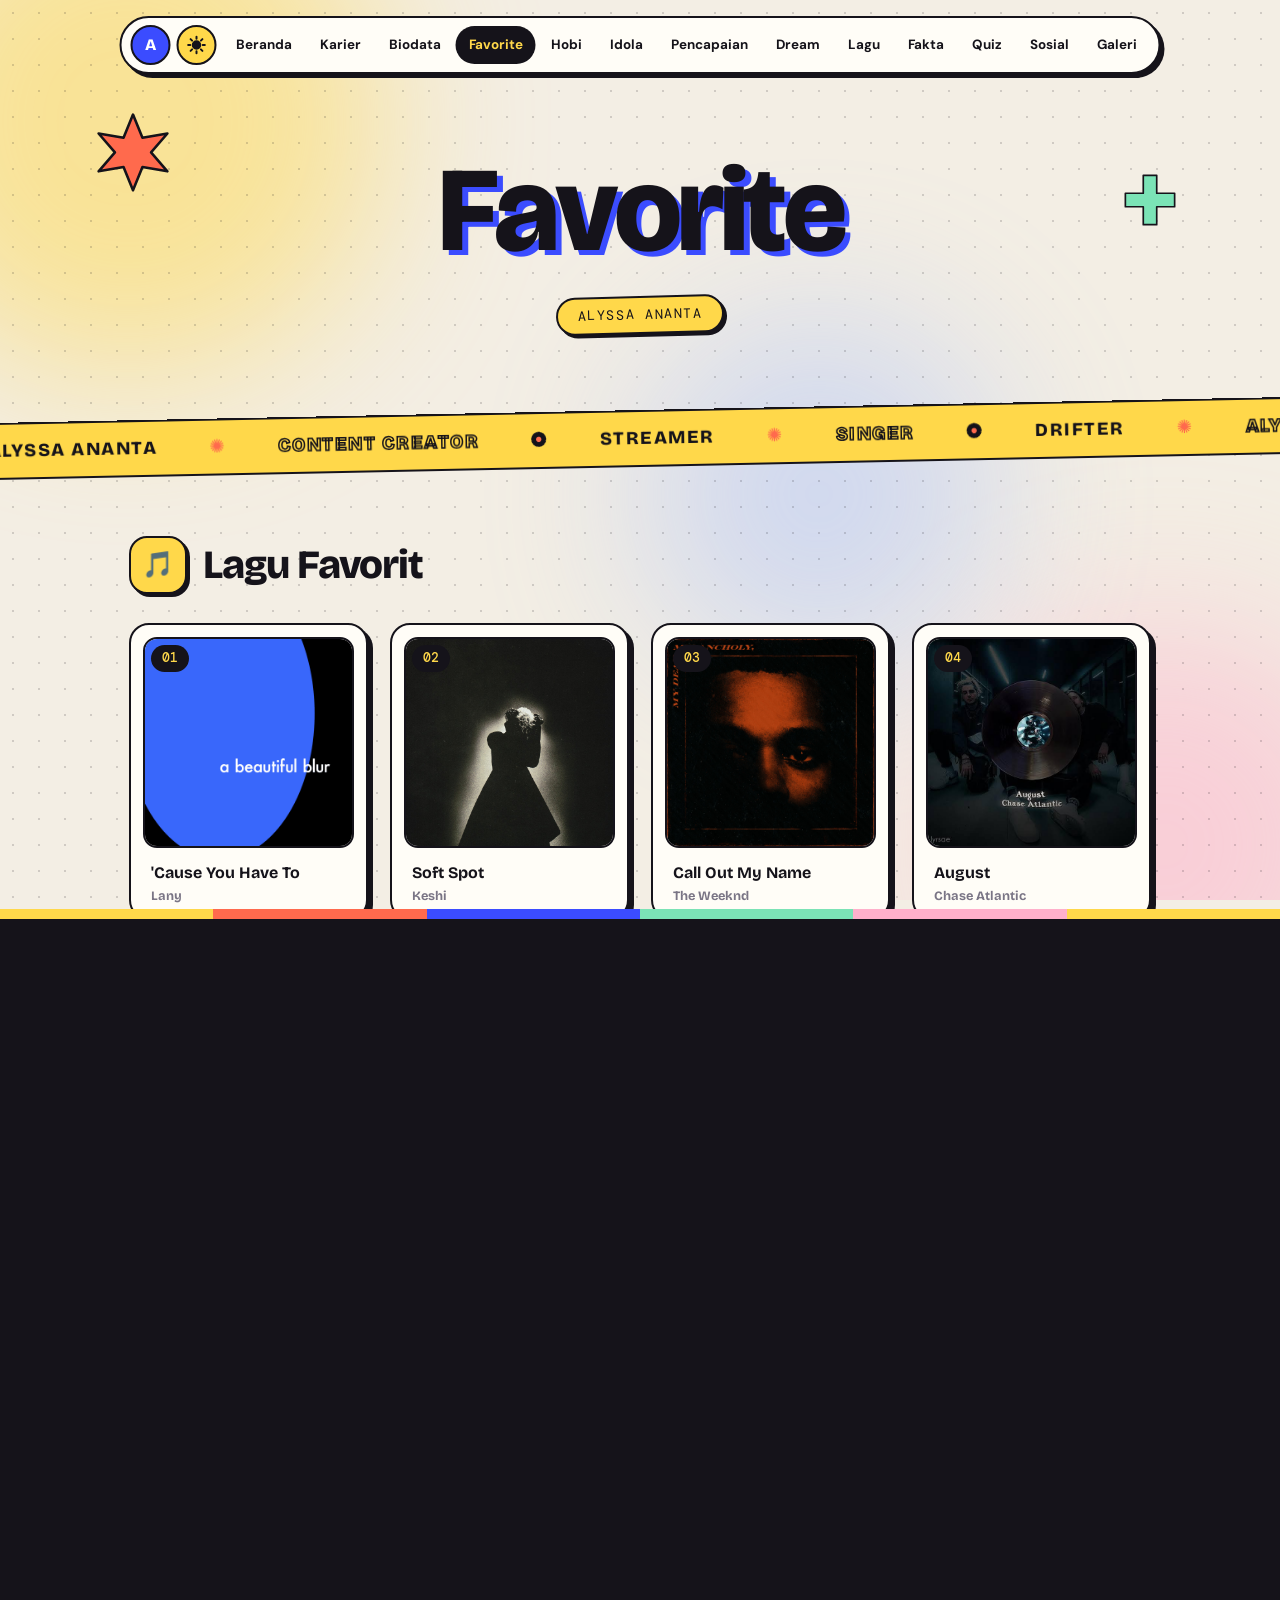
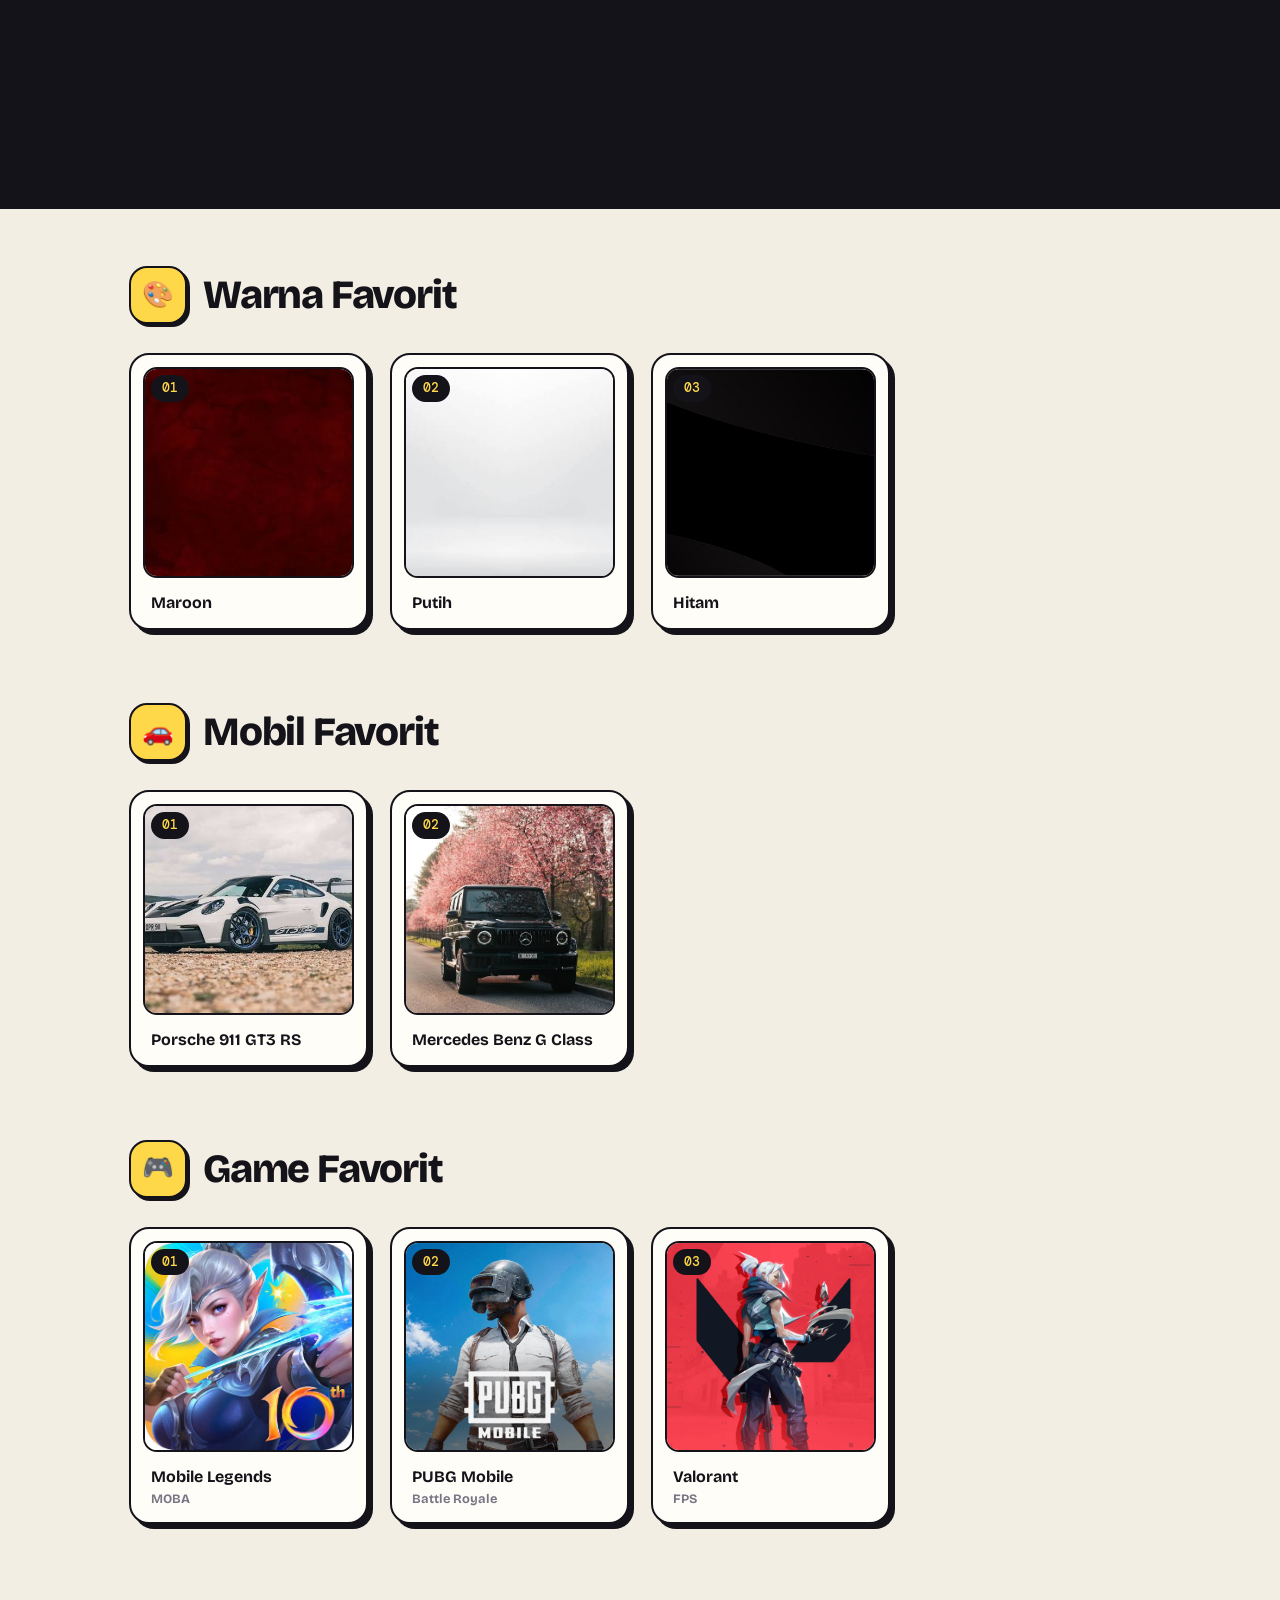
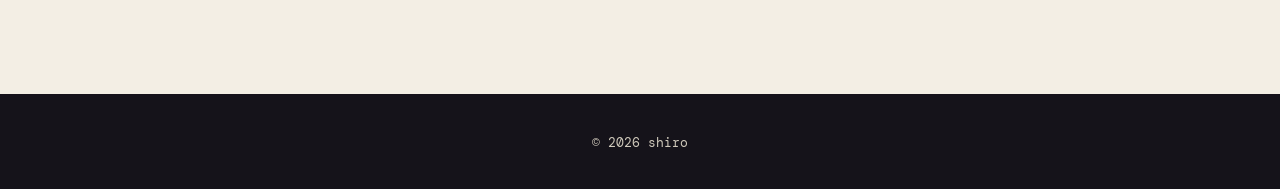
<file: favorite.html>
<!DOCTYPE html>
<html lang="id">
<head>
    <meta charset="UTF-8">
    <meta name="viewport" content="width=device-width, initial-scale=1.0, maximum-scale=5.0, viewport-fit=cover">
    <meta name="theme-color" content="#f3eee4">
    <title>Favorite — Alyssa Ananta</title>
    <link rel="stylesheet" href="style.css">
</head>
<body>

<div class="preloader" id="preloader">
    <div class="preloader-ring"></div>
    <div class="preloader-text">Favorite</div>
</div>
<div class="scroll-progress" id="scrollProgress"></div>
<div class="cursor-dot" id="cursorDot"></div>
<div class="cursor-ring" id="cursorRing"></div>

<nav id="navbar">
    <a href="index.html" class="logo magnetic">A</a>
    <button class="menu-toggle" id="menuToggle" aria-label="Menu">
        <span></span><span></span><span></span>
    </button>
<ul id="navMenu">
        <li><a href="index.html">Beranda</a></li>
        <li><a href="karier.html">Karier</a></li>
        <li><a href="biodata.html">Biodata</a></li>
        <li><a href="favorite.html">Favorite</a></li>
        <li><a href="hobi.html">Hobi</a></li>
        <li><a href="idola.html">Idola</a></li>
        <li><a href="pencapaian.html">Pencapaian</a></li>
        <li><a href="dream.html">Dream</a></li>
        <li><a href="lagu.html">Lagu</a></li>
        <li><a href="fakta.html">Fakta</a></li>
        <li><a href="quiz.html">Quiz</a></li>
        <li><a href="sosmed.html">Sosial</a></li>
        <li><a href="galeri.html">Galeri</a></li>
    </ul>
</nav>

<section class="fav-hero">
    <h1>Favorite</h1>
    <p class="fav-subtitle">Alyssa Ananta</p>
</section>

<section class="fav-section">

    <!-- ===== LAGU ===== -->
    <div class="fav-category-block">
        <div class="fav-category-header">
            <div class="fav-cat-icon">🎵</div>
            <div class="fav-cat-title">Lagu Favorit</div>
        </div>
        <div class="fav-items-grid">
            <div class="fav-item">
                <div class="fav-item-number">01</div>
                <div class="fav-item-image">
                    <img src="foto/lagu1.jpg" alt="Armada" loading="lazy">
                </div>
                <div class="fav-item-label">
                    <div class="fav-item-name">'Cause You Have To</div>
                    <div class="fav-item-sub">Lany</div>
                </div>
            </div>
            <div class="fav-item">
                <div class="fav-item-number">02</div>
                <div class="fav-item-image">
                    <img src="foto/lagu2.jpg" alt="Tulus" loading="lazy">
                </div>
                <div class="fav-item-label">
                    <div class="fav-item-name">Soft Spot</div>
                    <div class="fav-item-sub">Keshi</div>
                </div>
            </div>
            <div class="fav-item">
                <div class="fav-item-number">03</div>
                <div class="fav-item-image">
                    <img src="foto/lagu3.jpg" alt="Bruno Mars" loading="lazy">
                </div>
                <div class="fav-item-label">
                    <div class="fav-item-name">Call Out My Name</div>
                    <div class="fav-item-sub">The Weeknd</div>
                </div>
            </div>
            <div class="fav-item">
                <div class="fav-item-number">04</div>
                <div class="fav-item-image">
                    <img src="foto/lagu4.jpg" alt="Nadin Amizah" loading="lazy">
                </div>
                <div class="fav-item-label">
                    <div class="fav-item-name">August</div>
                    <div class="fav-item-sub">Chase Atlantic</div>
                </div>
            </div>
        </div>
    </div>

        <div class="fav-category-block">
        <div class="fav-category-header">
            <div class="fav-cat-icon">🍜</div>
            <div class="fav-cat-title">Makanan Favorit</div>
        </div>
        <div class="fav-items-grid">
            <div class="fav-item">
                <div class="fav-item-number">01</div>
                <div class="fav-item-image">
                    <img src="foto/makanan1.jpg" alt="Mie Ayam Pangsit" loading="lazy">
                </div>
                <div class="fav-item-label">
                    <div class="fav-item-name">Sushi</div>
                </div>
            </div>
            <div class="fav-item">
                <div class="fav-item-number">02</div>
                <div class="fav-item-image">
                    <img src="foto/makanan2.jpg" alt="Bakso Urat" loading="lazy">
                </div>
                <div class="fav-item-label">
                    <div class="fav-item-name">Mie Gacoan</div>
                </div>
            </div>
        </div>
    </div>

    <!-- ===== MINUMAN ===== -->
    <div class="fav-category-block">
        <div class="fav-category-header">
            <div class="fav-cat-icon">🧋</div>
            <div class="fav-cat-title">Minuman Favorit</div>
        </div>
        <div class="fav-items-grid">
            <div class="fav-item">
                <div class="fav-item-number">01</div>
                <div class="fav-item-image">
                    <img src="foto/minuman1.jpg" alt="Es Teh Manis" loading="lazy">
                </div>
                <div class="fav-item-label">
                    <div class="fav-item-name">Matcha</div>
                </div>
            </div>
            <div class="fav-item">
                <div class="fav-item-number">02</div>
                <div class="fav-item-image">
                    <img src="foto/minuman2.jpg" alt="Boba Brown Sugar" loading="lazy">
                </div>
                <div class="fav-item-label">
                    <div class="fav-item-name">Coffee</div>
                </div>
            </div>
        </div>
    </div>

    <!-- ===== WARNA ===== -->
    <div class="fav-category-block">
        <div class="fav-category-header">
            <div class="fav-cat-icon">🎨</div>
            <div class="fav-cat-title">Warna Favorit</div>
        </div>
        <div class="fav-items-grid">
            <div class="fav-item">
                <div class="fav-item-number">01</div>
                <div class="fav-item-image">
                    <img src="foto/warna1.jpg" alt="Maroon" loading="lazy">
                </div>
                <div class="fav-item-label">
                    <div class="fav-item-name">Maroon</div>
                </div>
            </div>
            <div class="fav-item">
                <div class="fav-item-number">02</div>
                <div class="fav-item-image">
                    <img src="foto/warna2.jpg" alt="Hitam" loading="lazy">
                </div>
                <div class="fav-item-label">
                    <div class="fav-item-name">Putih</div>
                </div>
            </div>
            <div class="fav-item">
                <div class="fav-item-number">03</div>
                <div class="fav-item-image">
                    <img src="foto/warna3.jpg" alt="Putih" loading="lazy">
                </div>
                <div class="fav-item-label">
                    <div class="fav-item-name">Hitam</div>
                </div>
            </div>
        </div>
    </div>

    <!-- ===== MOBIL ===== -->
    <div class="fav-category-block">
        <div class="fav-category-header">
            <div class="fav-cat-icon">🚗</div>
            <div class="fav-cat-title">Mobil Favorit</div>
        </div>
        <div class="fav-items-grid">
            <div class="fav-item">
                <div class="fav-item-number">01</div>
                <div class="fav-item-image">
                    <img src="foto/mobil1.jpg" alt="Subaru BRZ" loading="lazy">
                </div>
                <div class="fav-item-label">
                    <div class="fav-item-name">Porsche 911 GT3 RS</div>
                </div>
            </div>
            <div class="fav-item">
                <div class="fav-item-number">02</div>
                <div class="fav-item-image">
                    <img src="foto/mobil2.jpg" alt="Nissan Silvia S15" loading="lazy">
                </div>
                <div class="fav-item-label">
                    <div class="fav-item-name">Mercedes Benz G Class</div>
                </div>
            </div>
        </div>
    </div>

    <!-- ===== GAME ===== -->
    <div class="fav-category-block">
        <div class="fav-category-header">
            <div class="fav-cat-icon">🎮</div>
            <div class="fav-cat-title">Game Favorit</div>
        </div>
        <div class="fav-items-grid">
            <div class="fav-item">
                <div class="fav-item-number">01</div>
                <div class="fav-item-image">
                    <img src="foto/game1.jpg" alt="Mobile Legends" loading="lazy">
                </div>
                <div class="fav-item-label">
                    <div class="fav-item-name">Mobile Legends</div>
                    <div class="fav-item-sub">MOBA</div>
                </div>
            </div>
            <div class="fav-item">
                <div class="fav-item-number">02</div>
                <div class="fav-item-image">
                    <img src="foto/game2.jpg" alt="PUBG Mobile" loading="lazy">
                </div>
                <div class="fav-item-label">
                    <div class="fav-item-name">PUBG Mobile</div>
                    <div class="fav-item-sub">Battle Royale</div>
                </div>
            </div>
            <div class="fav-item">
                <div class="fav-item-number">03</div>
                <div class="fav-item-image">
                    <img src="foto/game3.jpg" alt="Valorant" loading="lazy">
                </div>
                <div class="fav-item-label">
                    <div class="fav-item-name">Valorant</div>
                    <div class="fav-item-sub">FPS</div>
                </div>
            </div>
        </div>
    </div>

</section>

<footer>© 2026 shiro</footer>

<script>
    window.addEventListener('load', () => {
        setTimeout(() => document.getElementById('preloader').classList.add('hidden'), 1000);
    });

    const menuToggle = document.getElementById('menuToggle');
    const navMenu = document.getElementById('navMenu');
    menuToggle.addEventListener('click', () => {
        menuToggle.classList.toggle('active');
        navMenu.classList.toggle('active');
    });
    navMenu.querySelectorAll('a').forEach(link => {
        link.addEventListener('click', () => {
            menuToggle.classList.remove('active');
            navMenu.classList.remove('active');
        });
    });

    const isTouchDevice = 'ontouchstart' in window || navigator.maxTouchPoints > 0;

    if (!isTouchDevice) {
        const cursorDot = document.getElementById('cursorDot');
        const cursorRing = document.getElementById('cursorRing');
        let mouseX = 0, mouseY = 0, ringX = 0, ringY = 0;
        document.addEventListener('mousemove', e => {
            mouseX = e.clientX; mouseY = e.clientY;
            cursorDot.style.left = mouseX + 'px';
            cursorDot.style.top = mouseY + 'px';
        });
        (function animate() {
            ringX += (mouseX - ringX) * 0.15;
            ringY += (mouseY - ringY) * 0.15;
            cursorRing.style.left = ringX + 'px';
            cursorRing.style.top = ringY + 'px';
            requestAnimationFrame(animate);
        })();
        document.querySelectorAll('a, .fav-item').forEach(el => {
            el.addEventListener('mouseenter', () => cursorRing.classList.add('hover'));
            el.addEventListener('mouseleave', () => cursorRing.classList.remove('hover'));
        });
    }

    window.addEventListener('scroll', () => {
        const p = (window.scrollY / (document.body.scrollHeight - window.innerHeight)) * 100;
        document.getElementById('scrollProgress').style.width = p + '%';
        const navbar = document.getElementById('navbar');
        if (window.scrollY > 80) navbar.classList.add('scrolled');
        else navbar.classList.remove('scrolled');
    }, { passive: true });

    // Observer untuk kategori block
    const catObserver = new IntersectionObserver(entries => {
        entries.forEach(e => { if (e.isIntersecting) e.target.classList.add('visible'); });
    }, { threshold: 0.1 });
    document.querySelectorAll('.fav-category-block').forEach(el => catObserver.observe(el));

    // Observer untuk item
    const itemObserver = new IntersectionObserver(entries => {
        entries.forEach((e, i) => {
            if (e.isIntersecting) {
                setTimeout(() => e.target.classList.add('visible'), i * 80);
            }
        });
    }, { threshold: 0.15 });
    document.querySelectorAll('.fav-item').forEach(el => itemObserver.observe(el));

    if (!isTouchDevice) {
        document.querySelectorAll('.magnetic').forEach(el => {
            el.addEventListener('mousemove', e => {
                const r = el.getBoundingClientRect();
                el.style.transform = `translate(${(e.clientX-r.left-r.width/2)*0.3}px,${(e.clientY-r.top-r.height/2)*0.3}px)`;
            });
            el.addEventListener('mouseleave', () => el.style.transform = '');
        });

        document.querySelectorAll('.fav-item').forEach(card => {
            card.addEventListener('mousemove', e => {
                const rect = card.getBoundingClientRect();
                const x = e.clientX - rect.left;
                const y = e.clientY - rect.top;
                const rotateX = ((y - rect.height / 2) / rect.height) * -8;
                const rotateY = ((x - rect.width / 2) / rect.width) * 8;
                card.style.transform = `perspective(1000px) rotateX(${rotateX}deg) rotateY(${rotateY}deg) translateY(-8px) scale(1.03)`;
            });
            card.addEventListener('mouseleave', () => card.style.transform = '');
        });
    }

    
</script>

<script src="extra.js"></script>
</body>
</html>
</file>
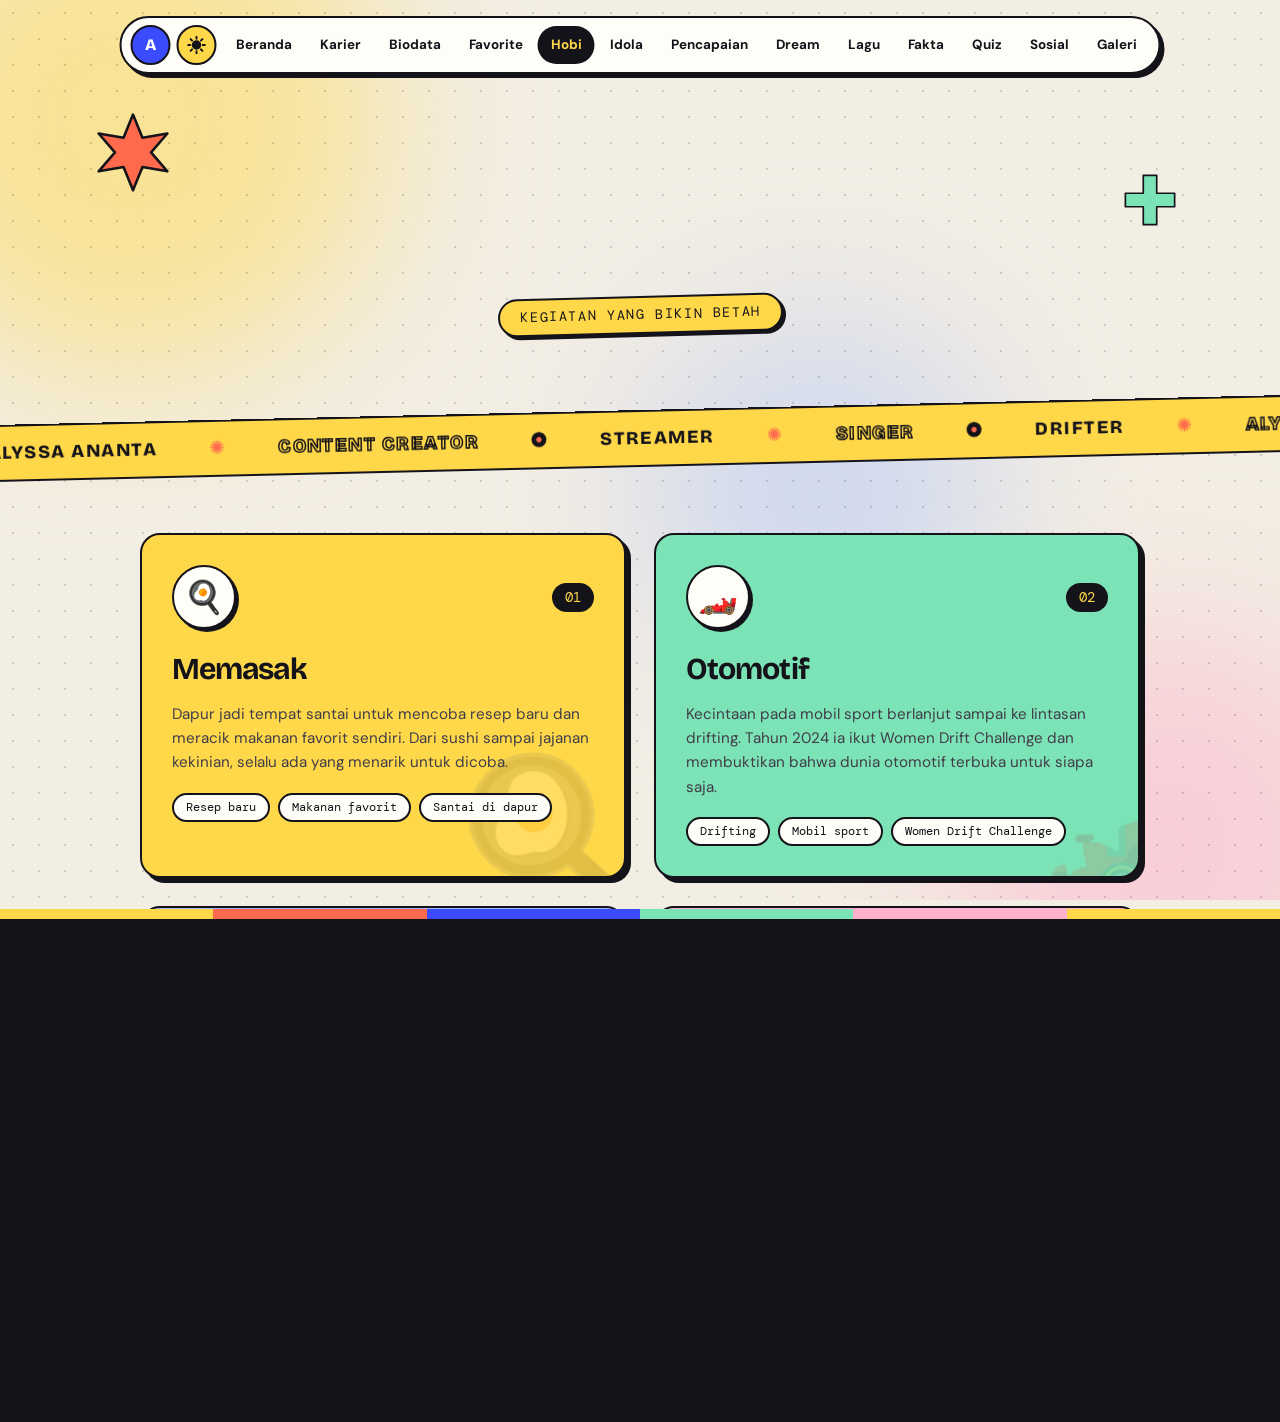
<file: hobi.html>
<!DOCTYPE html>
<html lang="id">
<head>
    <meta charset="UTF-8">
    <meta name="viewport" content="width=device-width, initial-scale=1.0, maximum-scale=5.0, viewport-fit=cover">
    <meta name="theme-color" content="#f3eee4">
    <title>Hobi — Alyssa Ananta</title>
    <link rel="stylesheet" href="style.css">
</head>
<body>

<div class="aurora" aria-hidden="true"><span></span><span></span><span></span></div>

<div class="preloader" id="preloader">
    <div class="preloader-ring"></div>
    <div class="preloader-text">Hobi</div>
</div>
<div class="scroll-progress" id="scrollProgress"></div>
<div class="cursor-dot" id="cursorDot"></div>
<div class="cursor-ring" id="cursorRing"></div>

<nav id="navbar">
    <a href="index.html" class="logo magnetic">A</a>
    <button class="menu-toggle" id="menuToggle" aria-label="Menu"><span></span><span></span><span></span></button>
    <ul id="navMenu">
        <li><a href="index.html">Beranda</a></li>
        <li><a href="karier.html">Karier</a></li>
        <li><a href="biodata.html">Biodata</a></li>
        <li><a href="favorite.html">Favorite</a></li>
        <li><a href="hobi.html">Hobi</a></li>
        <li><a href="idola.html">Idola</a></li>
        <li><a href="pencapaian.html">Pencapaian</a></li>
        <li><a href="dream.html">Dream</a></li>
        <li><a href="lagu.html">Lagu</a></li>
        <li><a href="fakta.html">Fakta</a></li>
        <li><a href="quiz.html">Quiz</a></li>
        <li><a href="sosmed.html">Sosial</a></li>
        <li><a href="galeri.html">Galeri</a></li>
    </ul>
</nav>

<section class="page-hero">
    <h1>Hobi</h1>
    <p class="page-subtitle">Kegiatan yang bikin betah</p>
</section>

<section class="page-body">
    <div class="hobi-grid">

        <article class="hobi-card" data-e="🍳">
            <div class="hobi-top"><div class="dream-icon">🍳</div><span class="hobi-no">01</span></div>
            <h3>Memasak</h3>
            <p>Dapur jadi tempat santai untuk mencoba resep baru dan meracik makanan favorit sendiri. Dari sushi sampai jajanan kekinian, selalu ada yang menarik untuk dicoba.</p>
            <div class="chips"><span>Resep baru</span><span>Makanan favorit</span><span>Santai di dapur</span></div>
        </article>

        <article class="hobi-card" data-e="🏎️">
            <div class="hobi-top"><div class="dream-icon">🏎️</div><span class="hobi-no">02</span></div>
            <h3>Otomotif</h3>
            <p>Kecintaan pada mobil sport berlanjut sampai ke lintasan drifting. Tahun 2024 ia ikut Women Drift Challenge dan membuktikan bahwa dunia otomotif terbuka untuk siapa saja.</p>
            <div class="chips"><span>Drifting</span><span>Mobil sport</span><span>Women Drift Challenge</span></div>
        </article>

        <article class="hobi-card" data-e="🎮">
            <div class="hobi-top"><div class="dream-icon">🎮</div><span class="hobi-no">03</span></div>
            <h3>Main Game</h3>
            <p>Hobi yang membawanya ke dunia streaming. Mobile Legends, PUBG Mobile, dan Valorant jadi teman bermain, baik sendiri maupun bersama komunitas.</p>
            <div class="chips"><span>Mobile Legends</span><span>PUBG Mobile</span><span>Valorant</span></div>
        </article>

        <article class="hobi-card" data-e="🛍️">
            <div class="hobi-top"><div class="dream-icon">🛍️</div><span class="hobi-no">04</span></div>
            <h3>Shopping</h3>
            <p>Berburu outfit dan barang yang disuka, terutama fashion hijab yang sering ia bagikan lewat Instagram. Belanja jadi cara menyenangkan untuk mengekspresikan gaya.</p>
            <div class="chips"><span>Fashion hijab</span><span>Outfit</span><span>Gaya pribadi</span></div>
        </article>

    </div>
</section>

<footer>© 2026 Shiro</footer>

<script>
    window.addEventListener('load', () => setTimeout(() => document.getElementById('preloader').classList.add('hidden'), 800));
    
    const menuToggle = document.getElementById('menuToggle');
    const navMenu = document.getElementById('navMenu');
    menuToggle.addEventListener('click', () => { menuToggle.classList.toggle('active'); navMenu.classList.toggle('active'); });
    navMenu.querySelectorAll('a').forEach(l => l.addEventListener('click', () => { menuToggle.classList.remove('active'); navMenu.classList.remove('active'); }));

    const isTouch = 'ontouchstart' in window || navigator.maxTouchPoints > 0;
    if (!isTouch) {
        const cd = document.getElementById('cursorDot'), cr = document.getElementById('cursorRing');
        let mx=0,my=0,rx=0,ry=0;
        document.addEventListener('mousemove', e => { mx=e.clientX; my=e.clientY; cd.style.left=mx+'px'; cd.style.top=my+'px'; });
        (function a(){ rx+=(mx-rx)*.15; ry+=(my-ry)*.15; cr.style.left=rx+'px'; cr.style.top=ry+'px'; requestAnimationFrame(a); })();
        document.addEventListener('mouseover', e => cr.classList.toggle('hover', !!e.target.closest('a, button, .dream-card')));
    }
    
    window.addEventListener('scroll', () => {
        const p = (window.scrollY / (document.body.scrollHeight - window.innerHeight)) * 100;
        document.getElementById('scrollProgress').style.width = p + '%';
        document.getElementById('navbar').classList.toggle('scrolled', window.scrollY > 80);
    }, { passive: true });

</script>
<script src="extra.js"></script>
</body>
</html>
</file>
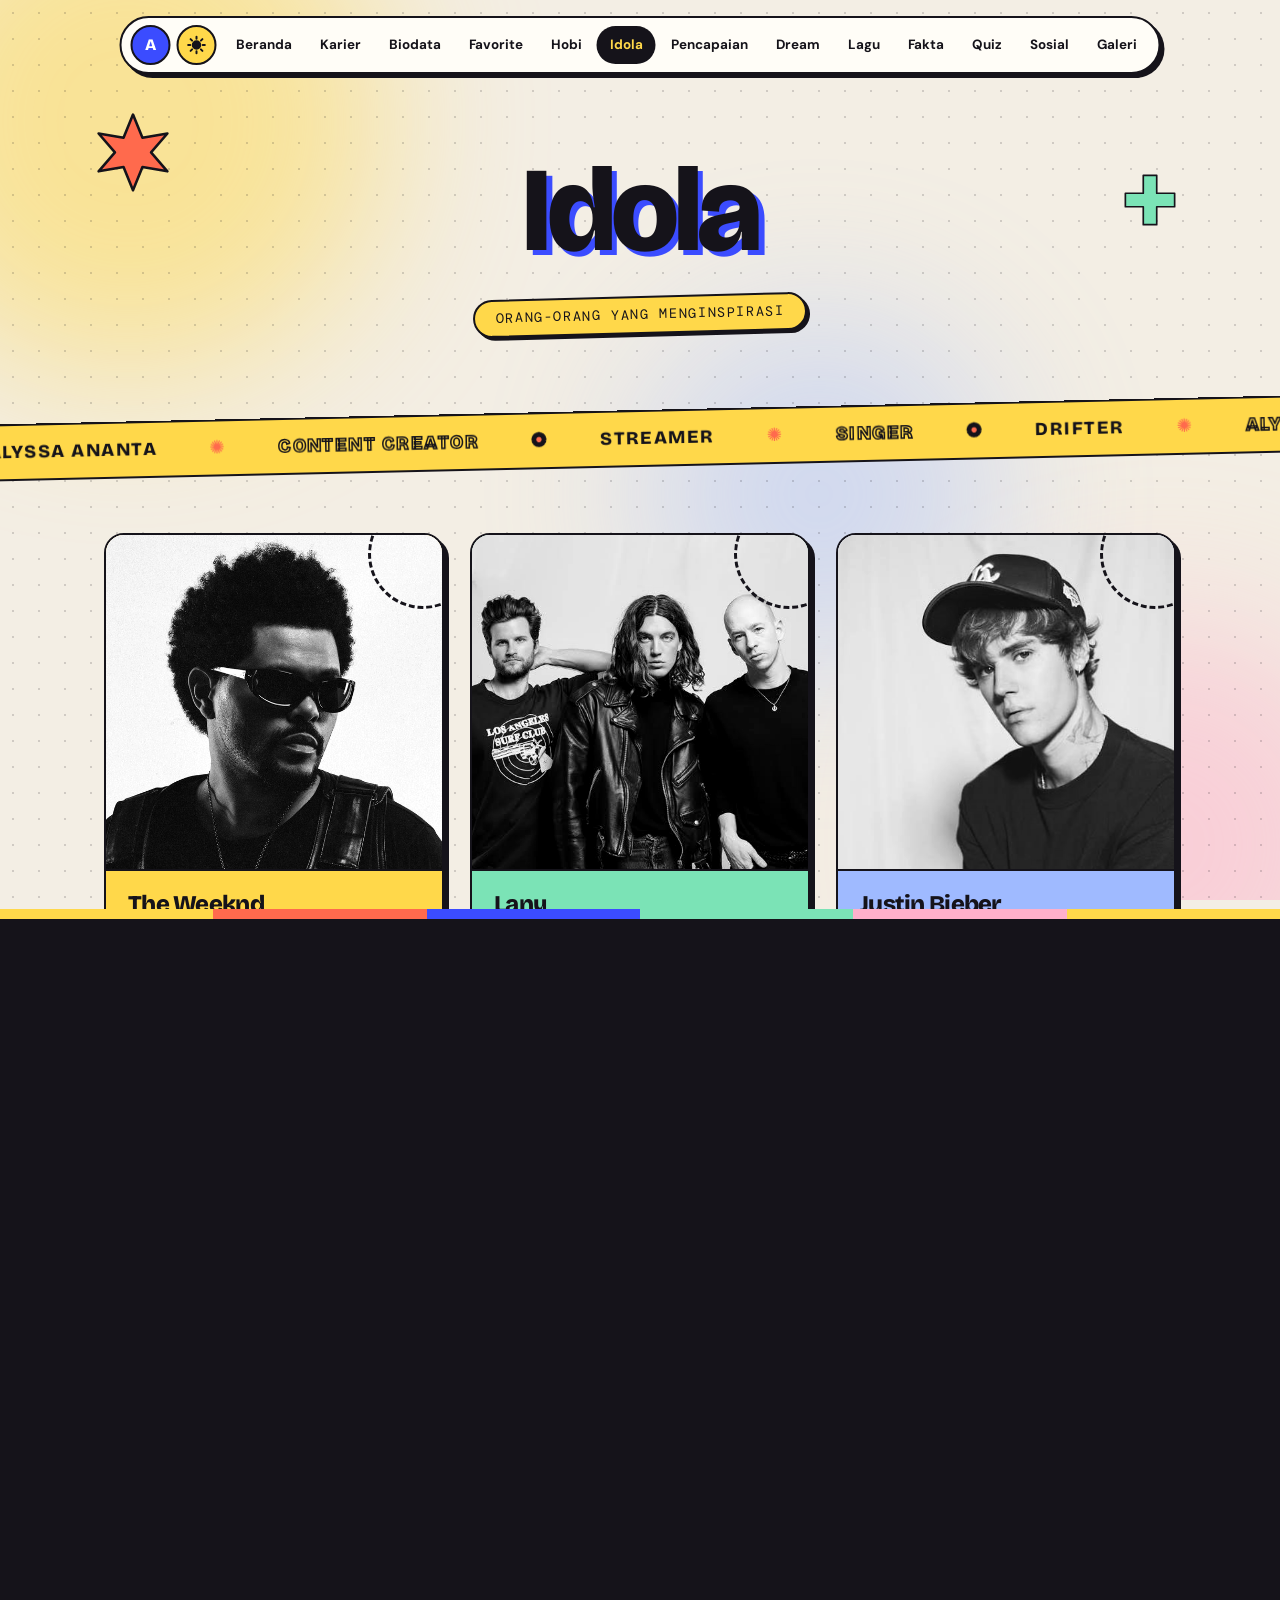
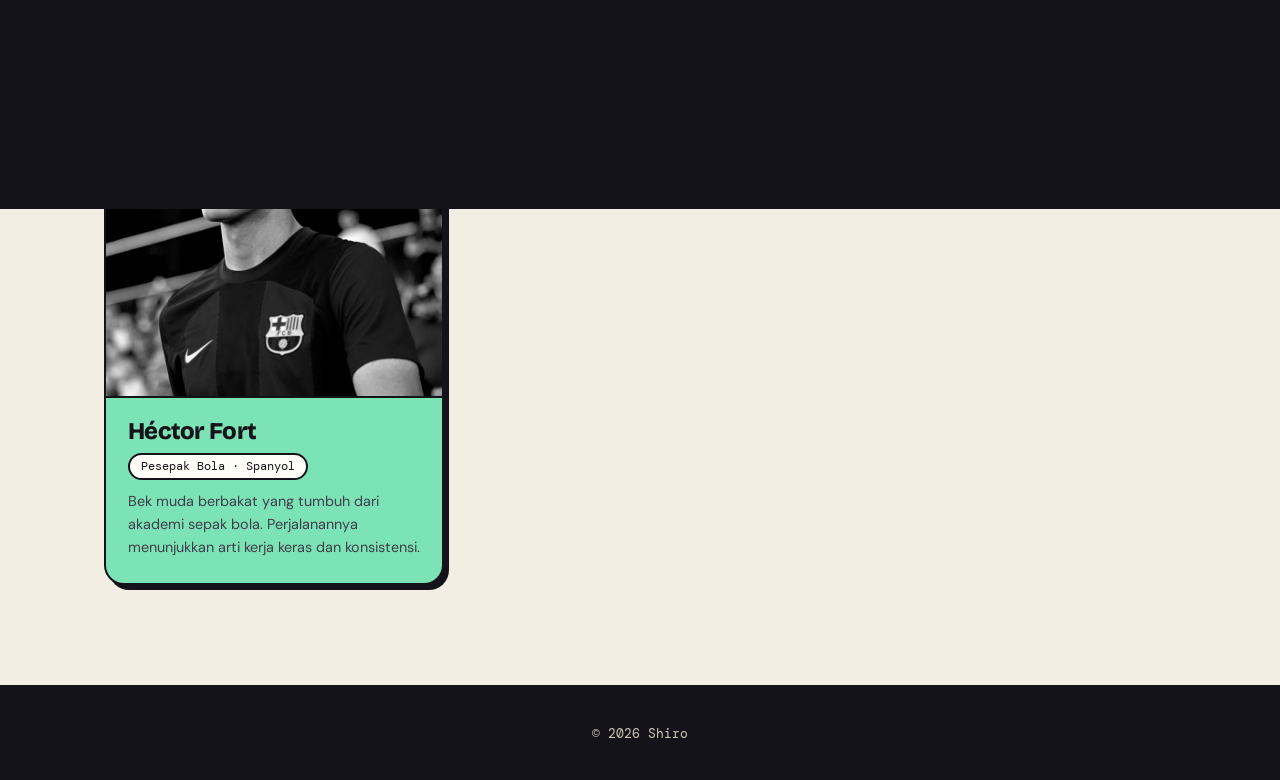
<file: idola.html>
<!DOCTYPE html>
<html lang="id">
<head>
    <meta charset="UTF-8">
    <meta name="viewport" content="width=device-width, initial-scale=1.0, maximum-scale=5.0, viewport-fit=cover">
    <meta name="theme-color" content="#f3eee4">
    <title>Idola — Alyssa Ananta</title>
    <link rel="stylesheet" href="style.css">
</head>
<body>

<div class="aurora" aria-hidden="true"><span></span><span></span><span></span></div>

<div class="preloader" id="preloader">
    <div class="preloader-ring"></div>
    <div class="preloader-text">Idola</div>
</div>
<div class="scroll-progress" id="scrollProgress"></div>
<div class="cursor-dot" id="cursorDot"></div>
<div class="cursor-ring" id="cursorRing"></div>

<nav id="navbar">
    <a href="index.html" class="logo magnetic">A</a>
    <button class="menu-toggle" id="menuToggle" aria-label="Menu"><span></span><span></span><span></span></button>
    <ul id="navMenu">
        <li><a href="index.html">Beranda</a></li>
        <li><a href="karier.html">Karier</a></li>
        <li><a href="biodata.html">Biodata</a></li>
        <li><a href="favorite.html">Favorite</a></li>
        <li><a href="hobi.html">Hobi</a></li>
        <li><a href="idola.html">Idola</a></li>
        <li><a href="pencapaian.html">Pencapaian</a></li>
        <li><a href="dream.html">Dream</a></li>
        <li><a href="lagu.html">Lagu</a></li>
        <li><a href="fakta.html">Fakta</a></li>
        <li><a href="quiz.html">Quiz</a></li>
        <li><a href="sosmed.html">Sosial</a></li>
        <li><a href="galeri.html">Galeri</a></li>
    </ul>
</nav>

<section class="page-hero">
    <h1>Idola</h1>
    <p class="page-subtitle">Orang-orang yang menginspirasi</p>
</section>

<section class="page-body">
    <div class="idola-grid">
        <article class="idola-card">
            <div class="idola-photo">
                <img src="foto/idola-theweeknd.jpg" alt="The Weeknd" loading="lazy" style="object-position:50% 20%" onerror="this.remove()">
                <div class="idola-mono">TW</div>
                <div class="idola-orbit"></div>
            </div>
            <div class="idola-info">
                <h3 class="idola-name">The Weeknd</h3>
                <p class="idola-sub">Penyanyi R&B · Kanada</p>
                <p class="idola-desc">Musisi dengan suara khas dan nuansa musik yang gelap dan sinematik. Karyanya ikut membentuk selera bermusik Alyssa.</p>
            </div>
        </article>
        <article class="idola-card">
            <div class="idola-photo">
                <img src="foto/idola-lany.jpg" alt="Lany" loading="lazy" style="object-position:50% 20%" onerror="this.remove()">
                <div class="idola-mono">L</div>
                <div class="idola-orbit"></div>
            </div>
            <div class="idola-info">
                <h3 class="idola-name">Lany</h3>
                <p class="idola-sub">Band Indie Pop · AS</p>
                <p class="idola-desc">Band dengan lirik romantis dan melodi yang lembut. Gaya musiknya yang hangat dan santai cocok dengan selera Alyssa.</p>
            </div>
        </article>
        <article class="idola-card">
            <div class="idola-photo">
                <img src="foto/idola-justin.jpg" alt="Justin Bieber" loading="lazy" style="object-position:50% 20%" onerror="this.remove()">
                <div class="idola-mono">JB</div>
                <div class="idola-orbit"></div>
            </div>
            <div class="idola-info">
                <h3 class="idola-name">Justin Bieber</h3>
                <p class="idola-sub">Penyanyi Pop · Kanada</p>
                <p class="idola-desc">Musisi yang sudah diidolakan sejak lama. Perjalanan kariernya dari nol menjadi sumber motivasi.</p>
            </div>
        </article>
        <article class="idola-card">
            <div class="idola-photo">
                <img src="foto/idola-windah.jpg" alt="Windah Basudara" loading="lazy" style="object-position:50% 20%" onerror="this.remove()">
                <div class="idola-mono">WB</div>
                <div class="idola-orbit"></div>
            </div>
            <div class="idola-info">
                <h3 class="idola-name">Windah Basudara</h3>
                <p class="idola-sub">Content Creator · Indonesia</p>
                <p class="idola-desc">Kreator dari dunia gaming dan hiburan Tanah Air. Dikenal konsisten, rendah hati, dan menghibur.</p>
            </div>
        </article>
        <article class="idola-card">
            <div class="idola-photo">
                <img src="foto/idola-leclerc.jpg" alt="Charles Leclerc" loading="lazy" style="object-position:50% 20%" onerror="this.remove()">
                <div class="idola-mono">CL</div>
                <div class="idola-orbit"></div>
            </div>
            <div class="idola-info">
                <h3 class="idola-name">Charles Leclerc</h3>
                <p class="idola-sub">Pembalap F1 · Monako</p>
                <p class="idola-desc">Pembalap Formula 1 dengan gaya mengemudi berani dan agresif. Semangatnya sejalan dengan kecintaan Alyssa pada otomotif.</p>
            </div>
        </article>
        <article class="idola-card">
            <div class="idola-photo">
                <img src="foto/idola-messi.jpg" alt="Lionel Messi" loading="lazy" style="object-position:50% 20%" onerror="this.remove()">
                <div class="idola-mono">LM</div>
                <div class="idola-orbit"></div>
            </div>
            <div class="idola-info">
                <h3 class="idola-name">Lionel Messi</h3>
                <p class="idola-sub">Pesepak Bola · Argentina</p>
                <p class="idola-desc">Salah satu pemain sepak bola terbaik sepanjang masa. Kerja keras dan sikap rendah hatinya menjadi inspirasi.</p>
            </div>
        </article>
        <article class="idola-card">
            <div class="idola-photo">
                <img src="foto/idola-hectorfort.jpg" alt="Héctor Fort" loading="lazy" style="object-position:50% 20%" onerror="this.remove()">
                <div class="idola-mono">HF</div>
                <div class="idola-orbit"></div>
            </div>
            <div class="idola-info">
                <h3 class="idola-name">Héctor Fort</h3>
                <p class="idola-sub">Pesepak Bola · Spanyol</p>
                <p class="idola-desc">Bek muda berbakat yang tumbuh dari akademi sepak bola. Perjalanannya menunjukkan arti kerja keras dan konsistensi.</p>
            </div>
        </article>
    </div>
</section>

<footer>© 2026 Shiro</footer>

<script>
    window.addEventListener('load', () => setTimeout(() => document.getElementById('preloader').classList.add('hidden'), 800));
    const menuToggle = document.getElementById('menuToggle');
    const navMenu = document.getElementById('navMenu');
    menuToggle.addEventListener('click', () => { menuToggle.classList.toggle('active'); navMenu.classList.toggle('active'); });
    navMenu.querySelectorAll('a').forEach(l => l.addEventListener('click', () => { menuToggle.classList.remove('active'); navMenu.classList.remove('active'); }));

    const isTouch = 'ontouchstart' in window || navigator.maxTouchPoints > 0;
    if (!isTouch) {
        const cd = document.getElementById('cursorDot'), cr = document.getElementById('cursorRing');
        let mx=0,my=0,rx=0,ry=0;
        document.addEventListener('mousemove', e => { mx=e.clientX; my=e.clientY; cd.style.left=mx+'px'; cd.style.top=my+'px'; });
        (function a(){ rx+=(mx-rx)*.15; ry+=(my-ry)*.15; cr.style.left=rx+'px'; cr.style.top=ry+'px'; requestAnimationFrame(a); })();
        document.addEventListener('mouseover', e => cr.classList.toggle('hover', !!e.target.closest('a, button, .idola-card')));
    }
    window.addEventListener('scroll', () => {
        const p = (window.scrollY / (document.body.scrollHeight - window.innerHeight)) * 100;
        document.getElementById('scrollProgress').style.width = p + '%';
        document.getElementById('navbar').classList.toggle('scrolled', window.scrollY > 80);
    }, { passive: true });

    // reveal + tilt 3D untuk idola card
    const io = new IntersectionObserver(es => es.forEach(e => { if (e.isIntersecting) { e.target.classList.add('in'); io.unobserve(e.target); } }), { threshold: .12 });
    document.querySelectorAll('.idola-card').forEach((el, i) => {
        el.classList.add('rv');
        el.style.setProperty('--d', (i % 4) * .1 + 's');
        io.observe(el);
    });

    if (!isTouch) {
        document.querySelectorAll('.idola-card').forEach(card => {
            card.addEventListener('mousemove', e => {
                const r = card.getBoundingClientRect();
                const x = (e.clientX - r.left) / r.width - .5;
                const y = (e.clientY - r.top) / r.height - .5;
                card.style.transform = `perspective(1000px) rotateY(${x*10}deg) rotateX(${-y*10}deg) translateY(-6px) scale(1.02)`;
                card.style.setProperty('--mx', (e.clientX - r.left) + 'px');
                card.style.setProperty('--my', (e.clientY - r.top) + 'px');
            });
            card.addEventListener('mouseleave', () => card.style.transform = '');
        });
    }
</script>

<script src="extra.js"></script>
</body>
</html>
</file>
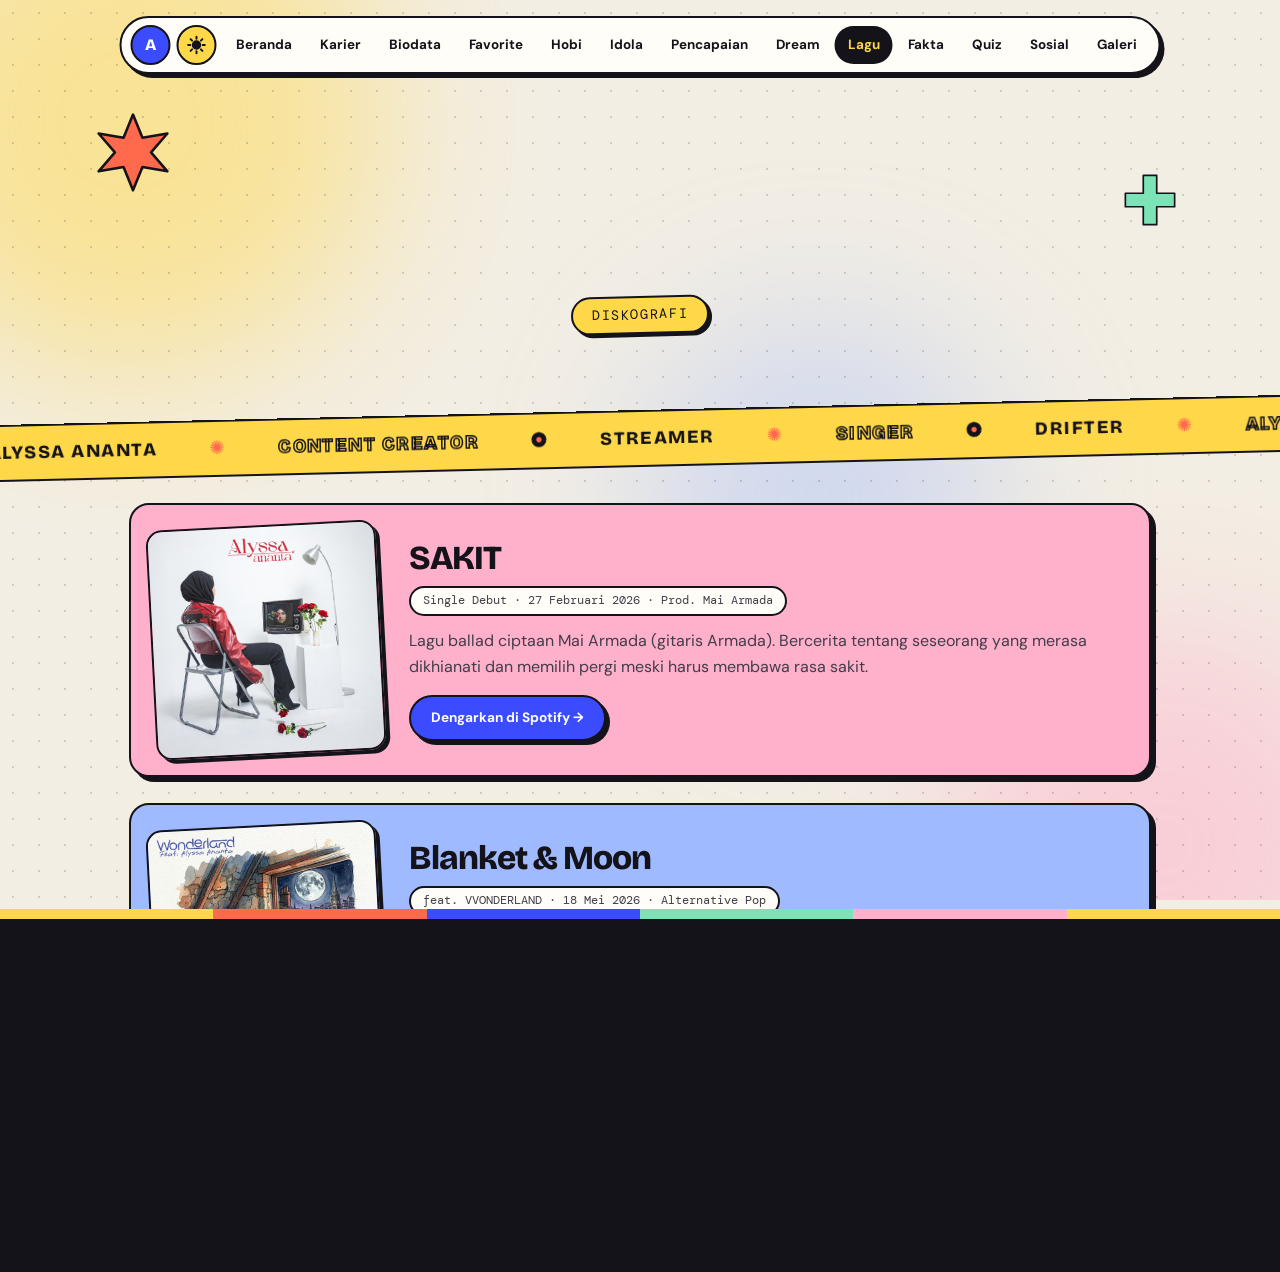
<file: lagu.html>
<!DOCTYPE html>
<html lang="id">
<head>
    <meta charset="UTF-8">
    <meta name="viewport" content="width=device-width, initial-scale=1.0, maximum-scale=5.0, viewport-fit=cover">
    <meta name="theme-color" content="#f3eee4">
    <title>Lagu — Alyssa Ananta</title>
    <link rel="stylesheet" href="style.css">
</head>
<body>
 
<div class="preloader" id="preloader">
    <div class="preloader-ring"></div>
    <div class="preloader-text">Lagu</div>
</div>
<div class="scroll-progress" id="scrollProgress"></div>
<div class="cursor-dot" id="cursorDot"></div>
<div class="cursor-ring" id="cursorRing"></div>

<nav id="navbar">
    <a href="index.html" class="logo magnetic">A</a>
    <button class="menu-toggle" id="menuToggle" aria-label="Menu">
        <span></span><span></span><span></span>
    </button>
<ul id="navMenu">
        <li><a href="index.html">Beranda</a></li>
        <li><a href="karier.html">Karier</a></li>
        <li><a href="biodata.html">Biodata</a></li>
        <li><a href="favorite.html">Favorite</a></li>
        <li><a href="hobi.html">Hobi</a></li>
        <li><a href="idola.html">Idola</a></li>
        <li><a href="pencapaian.html">Pencapaian</a></li>
        <li><a href="dream.html">Dream</a></li>
        <li><a href="lagu.html">Lagu</a></li>
        <li><a href="fakta.html">Fakta</a></li>
        <li><a href="quiz.html">Quiz</a></li>
        <li><a href="sosmed.html">Sosial</a></li>
        <li><a href="galeri.html">Galeri</a></li>
    </ul>

</nav>

<section class="page-hero">
    <h1>Lagu</h1>
    <p class="page-subtitle">Diskografi</p>
</section>

<section class="lagu-hero" style="padding-top:0;">
    <div class="lagu-list">
        <a href="https://open.spotify.com/search/SAKIT%20Alyssa%20Ananta" target="_blank" rel="noopener" class="lagu-card">
            <div class="lagu-cover"><img src="foto/musik1.jpg" alt="SAKIT" loading="lazy"></div>
            <div class="lagu-detail">
                <h3>SAKIT</h3>
                <p class="meta">Single Debut · 27 Februari 2026 · Prod. Mai Armada</p>
                <p>Lagu ballad ciptaan Mai Armada (gitaris Armada). Bercerita tentang seseorang yang merasa dikhianati dan memilih pergi meski harus membawa rasa sakit.</p>
                <span class="lagu-btn">Dengarkan di Spotify →</span>
            </div>
        </a>

        <a href="https://open.spotify.com/search/Blanket%20%26%20Moon%20VVONDERLAND" target="_blank" rel="noopener" class="lagu-card">
            <div class="lagu-cover"><img src="foto/musik2.jpg" alt="Blanket & Moon" loading="lazy"></div>
            <div class="lagu-detail">
                <h3>Blanket & Moon</h3>
                <p class="meta">feat. VVONDERLAND · 18 Mei 2026 · Alternative Pop</p>
                <p>Lagu tentang romansa sederhana anak muda. Lirik seperti "secondhand blankets" dan "cheapest wine" menggambarkan cinta yang tidak mewah tapi nyaman.</p>
                <span class="lagu-btn">Dengarkan di Spotify →</span>
            </div>
        </a>
    </div>
</section>

<footer>© 2026 Shiro</footer>

<script>
    window.addEventListener('load', () => {
        setTimeout(() => document.getElementById('preloader').classList.add('hidden'), 1000);
    });

    const menuToggle = document.getElementById('menuToggle');
    const navMenu = document.getElementById('navMenu');
    menuToggle.addEventListener('click', () => {
        menuToggle.classList.toggle('active');
        navMenu.classList.toggle('active');
    });
    navMenu.querySelectorAll('a').forEach(link => {
        link.addEventListener('click', () => {
            menuToggle.classList.remove('active');
            navMenu.classList.remove('active');
        });
    });

    const isTouchDevice = 'ontouchstart' in window || navigator.maxTouchPoints > 0;

    if (!isTouchDevice) {
        const cursorDot = document.getElementById('cursorDot');
        const cursorRing = document.getElementById('cursorRing');
        let mouseX = 0, mouseY = 0, ringX = 0, ringY = 0;
        document.addEventListener('mousemove', e => {
            mouseX = e.clientX; mouseY = e.clientY;
            cursorDot.style.left = mouseX + 'px';
            cursorDot.style.top = mouseY + 'px';
        });
        (function animate() {
            ringX += (mouseX - ringX) * 0.15;
            ringY += (mouseY - ringY) * 0.15;
            cursorRing.style.left = ringX + 'px';
            cursorRing.style.top = ringY + 'px';
            requestAnimationFrame(animate);
        })();
        document.querySelectorAll('a').forEach(el => {
            el.addEventListener('mouseenter', () => cursorRing.classList.add('hover'));
            el.addEventListener('mouseleave', () => cursorRing.classList.remove('hover'));
        });
    }

    window.addEventListener('scroll', () => {
        const p = (window.scrollY / (document.body.scrollHeight - window.innerHeight)) * 100;
        document.getElementById('scrollProgress').style.width = p + '%';
        const navbar = document.getElementById('navbar');
        if (window.scrollY > 80) navbar.classList.add('scrolled');
        else navbar.classList.remove('scrolled');
    }, { passive: true });

    const observer = new IntersectionObserver(entries => {
        entries.forEach(e => { if (e.isIntersecting) e.target.classList.add('visible'); });
    }, { threshold: 0.15 });
    document.querySelectorAll('.lagu-card').forEach(el => observer.observe(el));

    if (!isTouchDevice) {
        document.querySelectorAll('.magnetic').forEach(el => {
            el.addEventListener('mousemove', e => {
                const r = el.getBoundingClientRect();
                el.style.transform = `translate(${(e.clientX-r.left-r.width/2)*0.3}px,${(e.clientY-r.top-r.height/2)*0.3}px)`;
            });
            el.addEventListener('mouseleave', () => el.style.transform = '');
        });
    }

    
</script>

<script src="extra.js"></script>
</body>
</html>
</file>
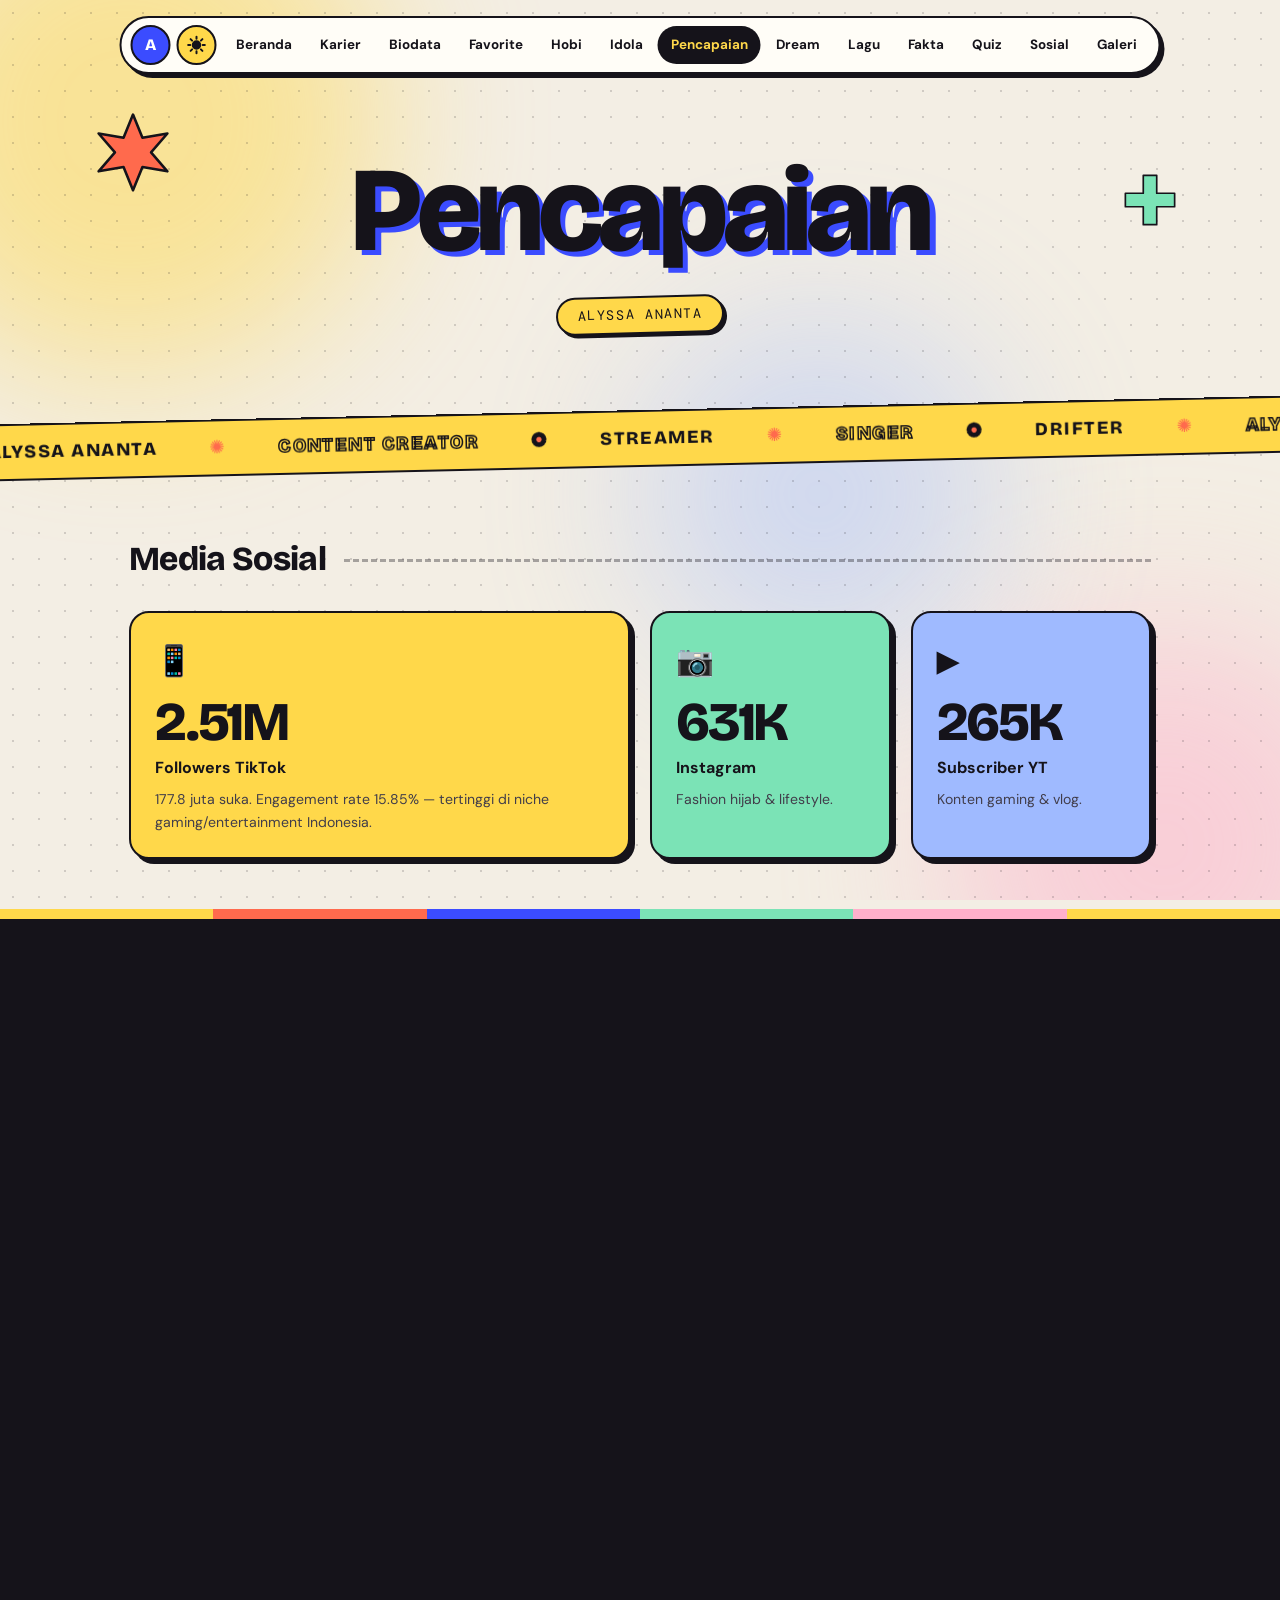
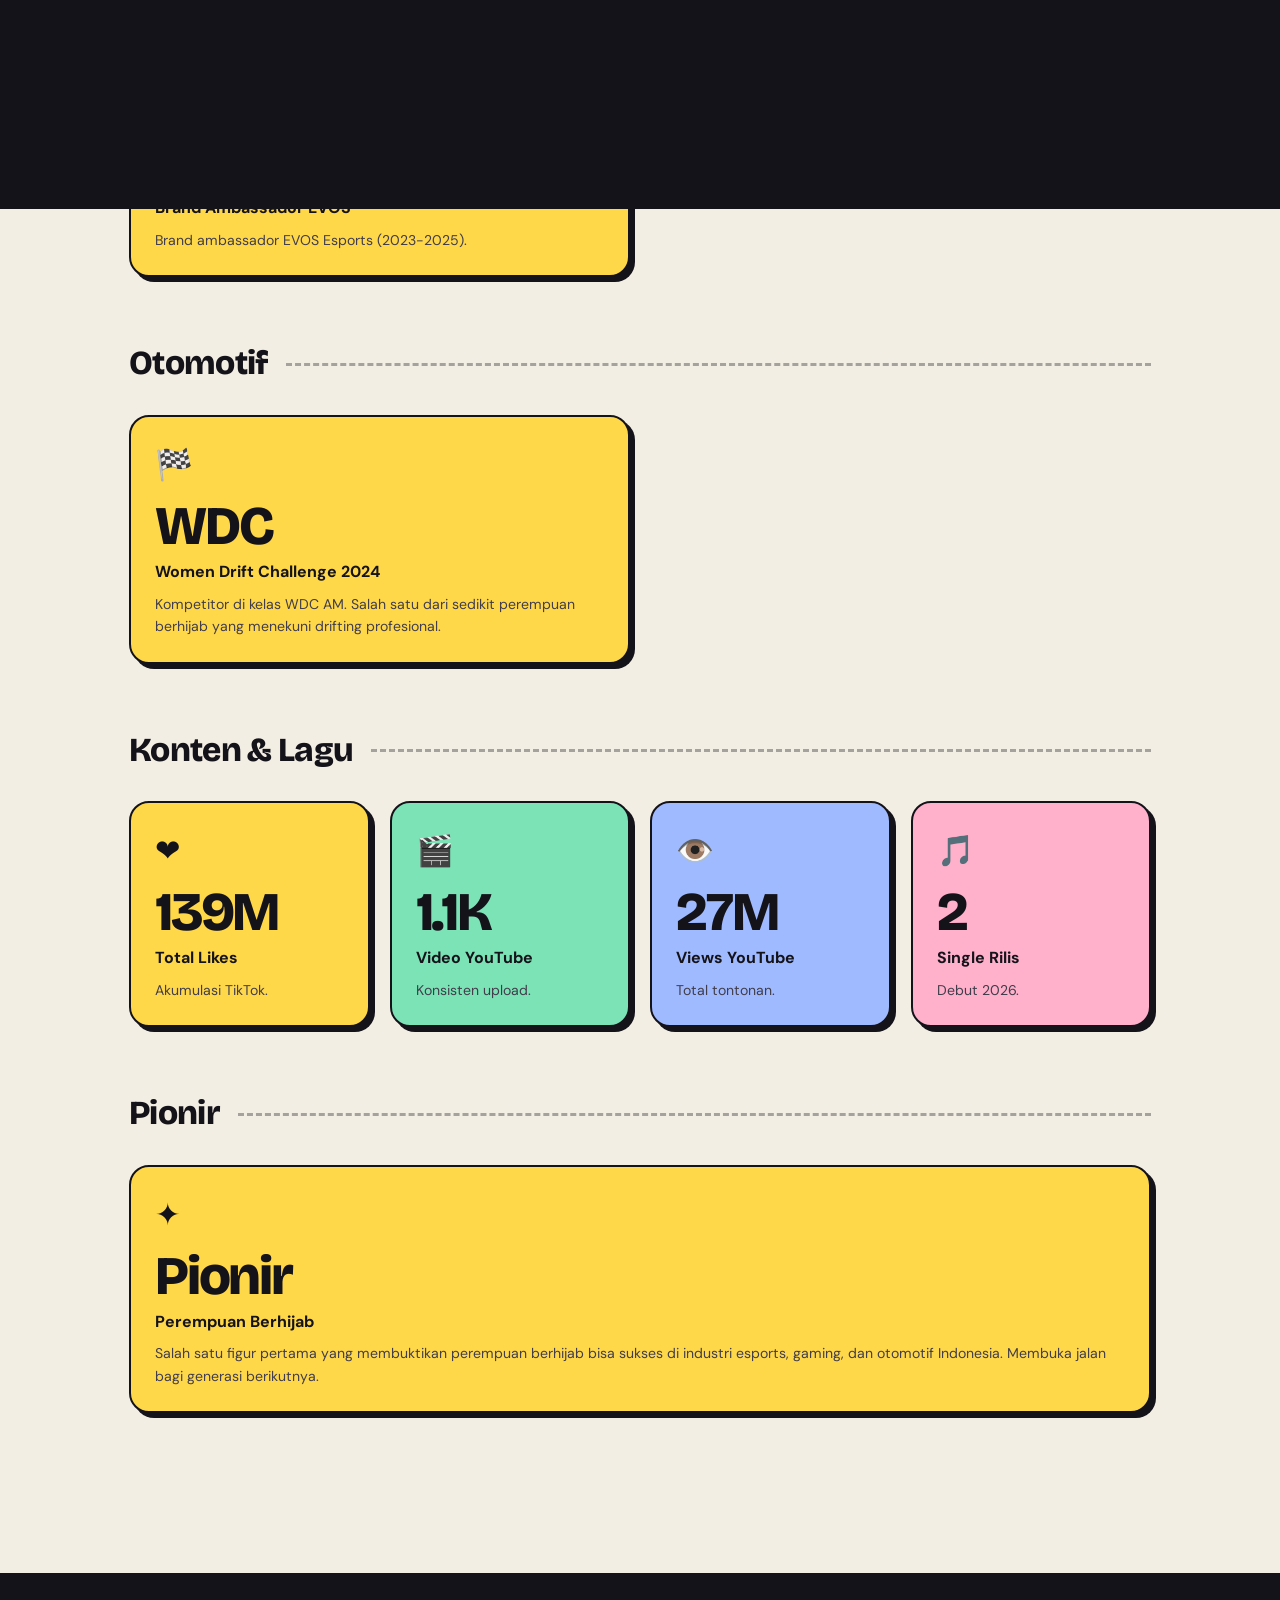
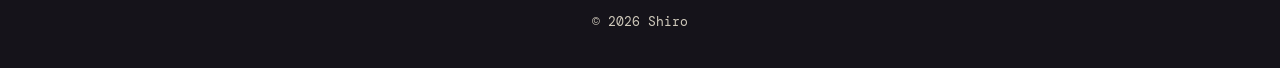
<file: pencapaian.html>
<!DOCTYPE html>
<html lang="id">
<head>
    <meta charset="UTF-8">
    <meta name="viewport" content="width=device-width, initial-scale=1.0, maximum-scale=5.0, viewport-fit=cover">
    <meta name="theme-color" content="#f3eee4">
    <title>Pencapaian — Alyssa Ananta</title>
    <link rel="stylesheet" href="style.css">
</head>
<body>

<div class="preloader" id="preloader">
    <div class="preloader-ring"></div>
    <div class="preloader-text">Pencapaian</div>
</div>
<div class="scroll-progress" id="scrollProgress"></div>
<div class="cursor-dot" id="cursorDot"></div>
<div class="cursor-ring" id="cursorRing"></div>

<nav id="navbar">
    <a href="index.html" class="logo magnetic">A</a>
    <button class="menu-toggle" id="menuToggle" aria-label="Menu">
        <span></span><span></span><span></span>
    </button>
<ul id="navMenu">
        <li><a href="index.html">Beranda</a></li>
        <li><a href="karier.html">Karier</a></li>
        <li><a href="biodata.html">Biodata</a></li>
        <li><a href="favorite.html">Favorite</a></li>
        <li><a href="hobi.html">Hobi</a></li>
        <li><a href="idola.html">Idola</a></li>
        <li><a href="pencapaian.html">Pencapaian</a></li>
        <li><a href="dream.html">Dream</a></li>
        <li><a href="lagu.html">Lagu</a></li>
        <li><a href="fakta.html">Fakta</a></li>
        <li><a href="quiz.html">Quiz</a></li>
        <li><a href="sosmed.html">Sosial</a></li>
        <li><a href="galeri.html">Galeri</a></li>
    </ul>
</nav>

<section class="page-hero">
    <h1>Pencapaian</h1>
    <p class="page-subtitle">Alyssa Ananta</p>
</section>

<section class="pencapaian">
    <div class="pencapaian-section">

        <!-- MEDIA SOSIAL -->
        <div class="pencapaian-group">
            <div class="pencapaian-group-title">Media Sosial</div>
            <div class="pencapaian-grid">
                <div class="pencapaian-card span-2">
                    <div class="pencapaian-icon">📱</div>
                    <div class="pencapaian-number">2.51M</div>
                    <div class="pencapaian-label">Followers TikTok</div>
                    <p class="pencapaian-desc">177.8 juta suka. Engagement rate 15.85% — tertinggi di niche gaming/entertainment Indonesia.</p>
                </div>
                <div class="pencapaian-card">
                    <div class="pencapaian-icon">📷</div>
                    <div class="pencapaian-number">631K</div>
                    <div class="pencapaian-label">Instagram</div>
                    <p class="pencapaian-desc">Fashion hijab & lifestyle.</p>
                </div>
                <div class="pencapaian-card">
                    <div class="pencapaian-icon">▶️</div>
                    <div class="pencapaian-number">265K</div>
                    <div class="pencapaian-label">Subscriber YT</div>
                    <p class="pencapaian-desc">Konten gaming & vlog.</p>
                </div>
            </div>
        </div>

        <!-- FINANSIAL & PRIBADI -->
        <div class="pencapaian-group">
            <div class="pencapaian-group-title">Pencapaian Pribadi</div>
            <div class="pencapaian-grid">
                <div class="pencapaian-card span-2">
                    <div class="pencapaian-icon">🏠</div>
                    <div class="pencapaian-number">24</div>
                    <div class="pencapaian-label">Beli Rumah di Umur 24</div>
                    <p class="pencapaian-desc">Membeli rumah pertama di usia 24 tahun — pencapaian finansial besar dari hasil kerja keras sebagai content creator, streamer, dan brand ambassador.</p>
                </div>
                <div class="pencapaian-card">
                    <div class="pencapaian-icon">⏳</div>
                    <div class="pencapaian-number">5+</div>
                    <div class="pencapaian-label">Tahun Berkarya</div>
                    <p class="pencapaian-desc">Konsisten sejak 2020.</p>
                </div>
                <div class="pencapaian-card">
                    <div class="pencapaian-icon">🌐</div>
                    <div class="pencapaian-number">3</div>
                    <div class="pencapaian-label">Platform Utama</div>
                    <p class="pencapaian-desc">TikTok, IG, YouTube.</p>
                </div>
                <div class="pencapaian-card span-4">
                    <div class="pencapaian-icon">🕋</div>
                    <div class="pencapaian-number">Umrah</div>
                    <div class="pencapaian-label">Memberangkatkan Kedua Orang Tua Umrah</div>
                    <p class="pencapaian-desc">Berhasil memberangkatkan kedua orang tua menunaikan ibadah umrah — wujud bakti dari hasil kerja kerasnya.</p>
                </div>
            </div>
        </div>

        <!-- KARIER & BRAND -->
        <div class="pencapaian-group">
            <div class="pencapaian-group-title">Karier & Brand</div>
            <div class="pencapaian-grid">
                <div class="pencapaian-card span-2">
                    <div class="pencapaian-icon">👑</div>
                    <div class="pencapaian-number">BA</div>
                    <div class="pencapaian-label">Brand Ambassador EVOS</div>
                    <p class="pencapaian-desc">Brand ambassador EVOS Esports (2023-2025).</p>
                </div>
            </div>
        </div>

        <!-- OTOMOTIF -->
        <div class="pencapaian-group">
            <div class="pencapaian-group-title">Otomotif</div>
            <div class="pencapaian-grid">
                <div class="pencapaian-card span-2">
                    <div class="pencapaian-icon">🏁</div>
                    <div class="pencapaian-number">WDC</div>
                    <div class="pencapaian-label">Women Drift Challenge 2024</div>
                    <p class="pencapaian-desc">Kompetitor di kelas WDC AM. Salah satu dari sedikit perempuan berhijab yang menekuni drifting profesional.</p>
                </div>
            </div>
        </div>

        <!-- KONTEN & MUSIK -->
        <div class="pencapaian-group">
            <div class="pencapaian-group-title">Konten & Lagu</div>
            <div class="pencapaian-grid">
                <div class="pencapaian-card">
                    <div class="pencapaian-icon">❤️</div>
                    <div class="pencapaian-number">178M</div>
                    <div class="pencapaian-label">Total Likes</div>
                    <p class="pencapaian-desc">Akumulasi TikTok.</p>
                </div>
                <div class="pencapaian-card">
                    <div class="pencapaian-icon">🎬</div>
                    <div class="pencapaian-number">1.4K</div>
                    <div class="pencapaian-label">Video YouTube</div>
                    <p class="pencapaian-desc">Konsisten upload.</p>
                </div>
                <div class="pencapaian-card">
                    <div class="pencapaian-icon">👁️</div>
                    <div class="pencapaian-number">34M</div>
                    <div class="pencapaian-label">Views YouTube</div>
                    <p class="pencapaian-desc">Total tontonan.</p>
                </div>
                <div class="pencapaian-card">
                    <div class="pencapaian-icon">🎵</div>
                    <div class="pencapaian-number">2</div>
                    <div class="pencapaian-label">Single Rilis</div>
                    <p class="pencapaian-desc">Debut 2026.</p>
                </div>
            </div>
        </div>

        <!-- PIONIR -->
        <div class="pencapaian-group">
            <div class="pencapaian-group-title">Pionir</div>
            <div class="pencapaian-grid">
                <div class="pencapaian-card span-4">
                    <div class="pencapaian-icon">✦</div>
                    <div class="pencapaian-number">Pionir</div>
                    <div class="pencapaian-label">Perempuan Berhijab</div>
                    <p class="pencapaian-desc">Salah satu figur pertama yang membuktikan perempuan berhijab bisa sukses di industri esports, gaming, dan otomotif Indonesia. Membuka jalan bagi generasi berikutnya.</p>
                </div>
            </div>
        </div>

    </div>
</section>

<footer>© 2026 Shiro</footer>

<script>
    window.addEventListener('load', () => {
        setTimeout(() => document.getElementById('preloader').classList.add('hidden'), 1000);
    });

    const menuToggle = document.getElementById('menuToggle');
    const navMenu = document.getElementById('navMenu');
    menuToggle.addEventListener('click', () => {
        menuToggle.classList.toggle('active');
        navMenu.classList.toggle('active');
    });
    navMenu.querySelectorAll('a').forEach(link => {
        link.addEventListener('click', () => {
            menuToggle.classList.remove('active');
            navMenu.classList.remove('active');
        });
    });

    const isTouchDevice = 'ontouchstart' in window || navigator.maxTouchPoints > 0;

    if (!isTouchDevice) {
        const cursorDot = document.getElementById('cursorDot');
        const cursorRing = document.getElementById('cursorRing');
        let mouseX = 0, mouseY = 0, ringX = 0, ringY = 0;
        document.addEventListener('mousemove', e => {
            mouseX = e.clientX; mouseY = e.clientY;
            cursorDot.style.left = mouseX + 'px';
            cursorDot.style.top = mouseY + 'px';
        });
        (function animate() {
            ringX += (mouseX - ringX) * 0.15;
            ringY += (mouseY - ringY) * 0.15;
            cursorRing.style.left = ringX + 'px';
            cursorRing.style.top = ringY + 'px';
            requestAnimationFrame(animate);
        })();
        document.querySelectorAll('a, .pencapaian-card').forEach(el => {
            el.addEventListener('mouseenter', () => cursorRing.classList.add('hover'));
            el.addEventListener('mouseleave', () => cursorRing.classList.remove('hover'));
        });
    }

    window.addEventListener('scroll', () => {
        const p = (window.scrollY / (document.body.scrollHeight - window.innerHeight)) * 100;
        document.getElementById('scrollProgress').style.width = p + '%';
        const navbar = document.getElementById('navbar');
        if (window.scrollY > 80) navbar.classList.add('scrolled');
        else navbar.classList.remove('scrolled');
    }, { passive: true });

    const observer = new IntersectionObserver(entries => {
        entries.forEach((e, i) => {
            if (e.isIntersecting) {
                setTimeout(() => e.target.classList.add('visible'), i * 60);
            }
        });
    }, { threshold: 0.15 });
    document.querySelectorAll('.pencapaian-card').forEach(el => observer.observe(el));

    if (!isTouchDevice) {
        document.querySelectorAll('.magnetic').forEach(el => {
            el.addEventListener('mousemove', e => {
                const r = el.getBoundingClientRect();
                el.style.transform = `translate(${(e.clientX-r.left-r.width/2)*0.3}px,${(e.clientY-r.top-r.height/2)*0.3}px)`;
            });
            el.addEventListener('mouseleave', () => el.style.transform = '');
        });

        document.querySelectorAll('.pencapaian-card').forEach(card => {
            card.addEventListener('mousemove', e => {
                const rect = card.getBoundingClientRect();
                const x = e.clientX - rect.left;
                const y = e.clientY - rect.top;
                const rotateX = ((y - rect.height / 2) / rect.height) * -6;
                const rotateY = ((x - rect.width / 2) / rect.width) * 6;
                card.style.transform = `perspective(1000px) rotateX(${rotateX}deg) rotateY(${rotateY}deg) translateY(-8px) scale(1.01)`;
            });
            card.addEventListener('mouseleave', () => card.style.transform = '');
        });
    }

    
</script>

<script src="extra.js"></script>
</body>
</html>
</file>
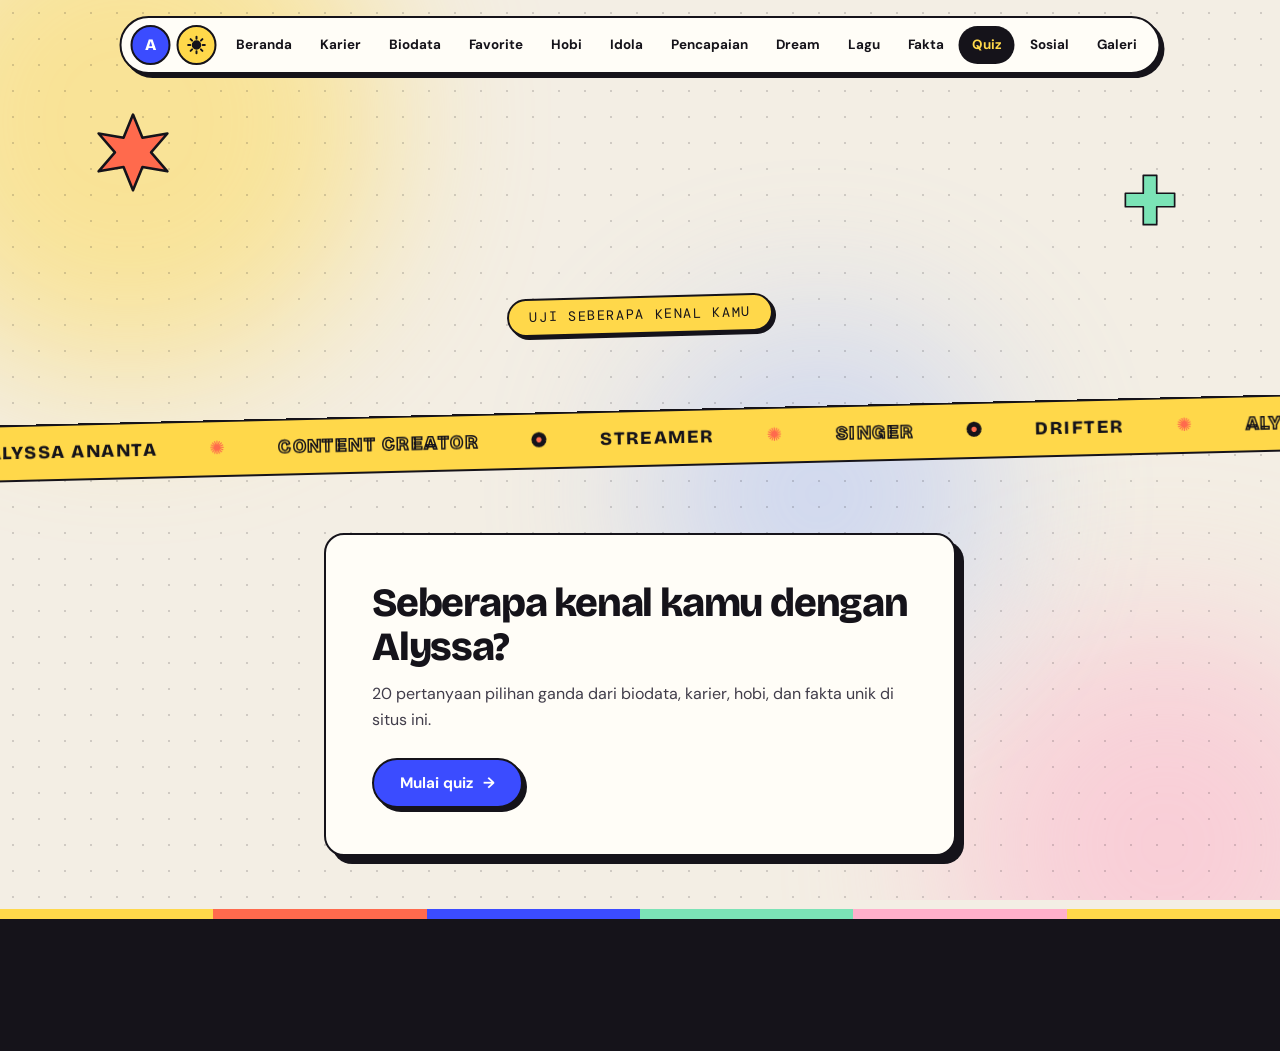
<file: quiz.html>
<!DOCTYPE html>
<html lang="id">
<head>
    <meta charset="UTF-8">
    <meta name="viewport" content="width=device-width, initial-scale=1.0, maximum-scale=5.0, viewport-fit=cover">
    <meta name="theme-color" content="#f3eee4">
    <title>Quiz — Alyssa Ananta</title>
    <link rel="stylesheet" href="style.css">
</head>
<body>
 
<div class="preloader" id="preloader">
    <div class="preloader-ring"></div>
    <div class="preloader-text">Quiz</div>
</div>
<div class="scroll-progress" id="scrollProgress"></div>
<div class="cursor-dot" id="cursorDot"></div>
<div class="cursor-ring" id="cursorRing"></div>

<nav id="navbar">
    <a href="index.html" class="logo magnetic">A</a>
    <button class="menu-toggle" id="menuToggle" aria-label="Menu">
        <span></span><span></span><span></span>
    </button>
    <ul id="navMenu">
        <li><a href="index.html">Beranda</a></li>
        <li><a href="karier.html">Karier</a></li>
        <li><a href="biodata.html">Biodata</a></li>
        <li><a href="favorite.html">Favorite</a></li>
        <li><a href="hobi.html">Hobi</a></li>
        <li><a href="idola.html">Idola</a></li>
        <li><a href="pencapaian.html">Pencapaian</a></li>
        <li><a href="dream.html">Dream</a></li>
        <li><a href="lagu.html">Lagu</a></li>
        <li><a href="fakta.html">Fakta</a></li>
        <li><a href="quiz.html">Quiz</a></li>
        <li><a href="sosmed.html">Sosial</a></li>
        <li><a href="galeri.html">Galeri</a></li>
    </ul>
</nav>

<section class="page-hero">
    <h1>Quiz</h1>
    <p class="page-subtitle">Uji seberapa kenal kamu</p>
</section>

<section class="page-body quiz-wrap">
    <div class="quiz-box" id="quizBox" aria-live="polite">
        <div id="quizStart">
            <h2 class="quiz-title">Seberapa kenal kamu dengan Alyssa?</h2>
            <p class="quiz-lead">20 pertanyaan pilihan ganda dari biodata, karier, hobi, dan fakta unik di situs ini.</p>
            <button class="btn btn-primary" id="quizGo" type="button"><span>Mulai quiz</span><span class="arrow">→</span></button>
        </div>

        <div id="quizPlay" hidden>
            <div class="quiz-meta">
                <span id="quizCount">Pertanyaan 1 dari 10</span>
                <span id="quizScore">Skor 0</span>
            </div>
            <div class="quiz-bar"><div id="quizFill"></div></div>
            <h2 class="quiz-q" id="quizQ"></h2>
            <div class="quiz-options" id="quizOpts"></div>
            <p class="quiz-note" id="quizNote"></p>
            <button class="btn btn-primary quiz-next" id="quizNext" type="button" hidden><span id="quizNextLbl">Lanjut</span><span class="arrow">→</span></button>
        </div>

        <div id="quizEnd" hidden>
            <div class="quiz-result-num" id="quizResultNum"></div>
            <h2 class="quiz-title" id="quizResultTitle"></h2>
            <p class="quiz-lead" id="quizResultText"></p>
            <div class="quiz-actions">
                <button class="btn btn-primary" id="quizAgain" type="button"><span>Ulangi quiz</span></button>
                <a class="btn btn-outline" href="fakta.html"><span>Baca fakta unik</span><span class="arrow">→</span></a>
            </div>
        </div>
    </div>
</section>

<footer>© 2026 Shiro</footer>

<script>
    window.addEventListener('load', () => {
        setTimeout(() => document.getElementById('preloader').classList.add('hidden'), 1000);
    });

    const menuToggle = document.getElementById('menuToggle');
    const navMenu = document.getElementById('navMenu');
    menuToggle.addEventListener('click', () => {
        menuToggle.classList.toggle('active');
        navMenu.classList.toggle('active');
    });
    navMenu.querySelectorAll('a').forEach(link => {
        link.addEventListener('click', () => {
            menuToggle.classList.remove('active');
            navMenu.classList.remove('active');
        });
    });

    const isTouchDevice = 'ontouchstart' in window || navigator.maxTouchPoints > 0;

    if (!isTouchDevice) {
        const cursorDot = document.getElementById('cursorDot');
        const cursorRing = document.getElementById('cursorRing');
        let mouseX = 0, mouseY = 0, ringX = 0, ringY = 0;
        document.addEventListener('mousemove', e => {
            mouseX = e.clientX; mouseY = e.clientY;
            cursorDot.style.left = mouseX + 'px';
            cursorDot.style.top = mouseY + 'px';
        });
        (function animate() {
            ringX += (mouseX - ringX) * 0.15;
            ringY += (mouseY - ringY) * 0.15;
            cursorRing.style.left = ringX + 'px';
            cursorRing.style.top = ringY + 'px';
            requestAnimationFrame(animate);
        })();
        document.addEventListener('mouseover', e => {
            cursorRing.classList.toggle('hover', !!e.target.closest('a, button, .idola-card, .dream-card, .fakta-card'));
        });
        document.querySelectorAll('.magnetic').forEach(el => {
            el.addEventListener('mousemove', e => {
                const r = el.getBoundingClientRect();
                el.style.transform = `translate(${(e.clientX-r.left-r.width/2)*0.3}px,${(e.clientY-r.top-r.height/2)*0.3}px)`;
            });
            el.addEventListener('mouseleave', () => el.style.transform = '');
        });
    }

    window.addEventListener('scroll', () => {
        const p = (window.scrollY / (document.body.scrollHeight - window.innerHeight)) * 100;
        document.getElementById('scrollProgress').style.width = p + '%';
        document.getElementById('navbar').classList.toggle('scrolled', window.scrollY > 80);
    }, { passive: true });

    

    const QUESTIONS = [
        { q: 'Kapan Alyssa Ananta lahir?', a: ['17 Desember 2002', '17 Desember 2000', '27 Desember 2002', '17 November 2002'], c: 0 },
        { q: 'Di kota mana Alyssa lahir?', a: ['Jakarta', 'Medan', 'Bandung', 'Surabaya'], c: 1 },
        { q: 'Nickname game “dxsh” terinspirasi dari apa?', a: ['My Little Pony', 'Hello Kitty', 'Frozen', 'Barbie'], c: 0 },
        { q: 'Siapa teman yang mengajak Alyssa masuk dunia streaming?', a: ['Windah Basudara', 'Fahmi Rexy', 'Mai Armada', 'DeanKT'], c: 1 },
        { q: 'Berapa lama Alyssa sempat menghilang dari dunia streaming?', a: ['Sekitar 3 bulan', 'Sekitar 6 bulan', 'Sekitar 9 bulan', 'Sekitar 2 tahun'], c: 2 },
        { q: 'Siapa yang memproduseri single debut “Sakit”?', a: ['Tulus', 'Mai Armada', 'Keshi', 'VVONDERLAND'], c: 1 },
        { q: 'Dua sirkel streamer apa yang diikuti Alyssa saat ini?', a: ['B2F dan KCG', 'EVOS dan RRQ', 'B2E dan ONIC', 'KCG dan Alter Ego'], c: 0 },
        { q: 'Tahun berapa Alyssa diperkenalkan sebagai Brand Ambassador EVOS?', a: ['2021', '2022', '2023', '2025'], c: 2 },
        { q: 'Kenapa Alyssa dulu membeli PC?', a: ['Untuk kuliah', 'Untuk main game bareng mantan', 'Untuk edit video', 'Hadiah ulang tahun'], c: 1 },
        { q: 'Platform streaming apa yang sempat ingin ia pakai tapi keburu tutup?', a: ['Nimo', 'Twitch', 'Facebook Gaming', 'Kick'], c: 0 },
        { q: 'Apa zodiak Alyssa Ananta?', a: ['Sagitarius', 'Scorpio', 'Capricorn', 'Libra'], c: 0 },
        { q: 'Kapan single debut “Sakit” dirilis?', a: ['18 Mei 2026', '17 Desember 2025', '27 Februari 2026', '16 September 2023'], c: 2 },
        { q: 'Siapa yang berkolaborasi dengan Alyssa di lagu “Blanket & Moon”?', a: ['Mai Armada', 'VVONDERLAND', 'Keshi', 'Chase Atlantic'], c: 1 },
        { q: 'Kompetisi drifting apa yang diikuti Alyssa pada 2024?', a: ['Asian Drift Cup', 'Indonesia Drift Series', 'Tokyo Drift Open', 'Women Drift Challenge'], c: 3 },
        { q: 'Berapa engagement rate TikTok Alyssa?', a: ['15,85%', '5,85%', '25,85%', '1,58%'], c: 0 },
        { q: 'Mobil sport mana yang jadi favorit Alyssa?', a: ['Nissan GT-R', 'Toyota Supra', 'Porsche 911 GT3 RS', 'Ford Mustang'], c: 2 },
        { q: 'Minuman apa yang jadi favorit Alyssa?', a: ['Boba', 'Matcha', 'Es teh', 'Jus alpukat'], c: 1 },
        { q: 'Di umur berapa Alyssa membeli rumah pertamanya?', a: ['22 tahun', '24 tahun', '26 tahun', '28 tahun'], c: 1 },
        { q: 'Mana yang termasuk hobi Alyssa?', a: ['Berkebun', 'Mendaki gunung', 'Fotografi', 'Memasak'], c: 3 },
        { q: 'Game FPS apa yang jadi favorit Alyssa?', a: ['Genshin Impact', 'Minecraft', 'Valorant', 'Roblox'], c: 2 }
    ];
    const RESULTS = [
        [9, 'Fans sejati', 'Kamu hafal hampir semua tentang Alyssa. Tidak ada yang lolos dari kamu.'],
        [6, 'Lumayan kenal', 'Pengetahuanmu sudah bagus. Baca halaman Fakta unik untuk menyempurnakannya.'],
        [3, 'Baru kenalan', 'Kamu sudah punya dasarnya. Jelajahi halaman Biodata dan Karier, lalu coba lagi.'],
        [0, 'Mulai dari awal', 'Tidak apa-apa. Baca Biodata, Karier, dan Fakta unik, lalu ulangi quiz-nya.']
    ];
    const $ = id => document.getElementById(id);
    let order, idx, score, locked;

    function shuffle(arr) {
        const a = arr.slice();
        for (let i = a.length - 1; i > 0; i--) { const j = Math.floor(Math.random() * (i + 1)); [a[i], a[j]] = [a[j], a[i]]; }
        return a;
    }
    function show(id) { ['quizStart', 'quizPlay', 'quizEnd'].forEach(x => $(x).hidden = x !== id); }

    function start() {
        order = shuffle(QUESTIONS.map((_, i) => i));
        idx = 0; score = 0;
        show('quizPlay');
        render();
    }
    function render() {
        locked = false;
        const item = QUESTIONS[order[idx]];
        $('quizCount').textContent = `Pertanyaan ${idx + 1} dari ${QUESTIONS.length}`;
        $('quizScore').textContent = `Skor ${score}`;
        $('quizFill').style.width = (idx / QUESTIONS.length * 100) + '%';
        $('quizQ').textContent = item.q;
        $('quizNote').textContent = '';
        $('quizNext').hidden = true;
        const opts = $('quizOpts');
        opts.innerHTML = '';
        shuffle(item.a.map((text, i) => ({ text, ok: i === item.c }))).forEach(o => {
            const b = document.createElement('button');
            b.type = 'button'; b.className = 'quiz-opt'; b.textContent = o.text; b.dataset.ok = o.ok;
            b.addEventListener('click', () => pick(b));
            opts.appendChild(b);
        });
    }
    function pick(btn) {
        if (locked) return;
        locked = true;
        const right = btn.dataset.ok === 'true';
        if (right) score++;
        document.querySelectorAll('.quiz-opt').forEach(b => {
            b.disabled = true;
            if (b.dataset.ok === 'true') b.classList.add('correct');
        });
        if (!right) btn.classList.add('wrong');
        $('quizScore').textContent = `Skor ${score}`;
        $('quizNote').textContent = right ? 'Benar!' : 'Belum tepat. Jawaban yang benar ditandai hijau.';
        $('quizFill').style.width = ((idx + 1) / QUESTIONS.length * 100) + '%';
        $('quizNextLbl').textContent = idx === QUESTIONS.length - 1 ? 'Lihat hasil' : 'Lanjut';
        $('quizNext').hidden = false;
        $('quizNext').focus();
    }
    function next() {
        if (idx < QUESTIONS.length - 1) { idx++; render(); return; }
        const r = RESULTS.find(x => score >= x[0]);
        $('quizResultNum').textContent = `${score}/${QUESTIONS.length}`;
        $('quizResultTitle').textContent = r[1];
        $('quizResultText').textContent = r[2];
        show('quizEnd');
    }
    $('quizGo').addEventListener('click', start);
    $('quizNext').addEventListener('click', next);
    $('quizAgain').addEventListener('click', start);

</script>

<script src="extra.js"></script>
</body>
</html>
</file>
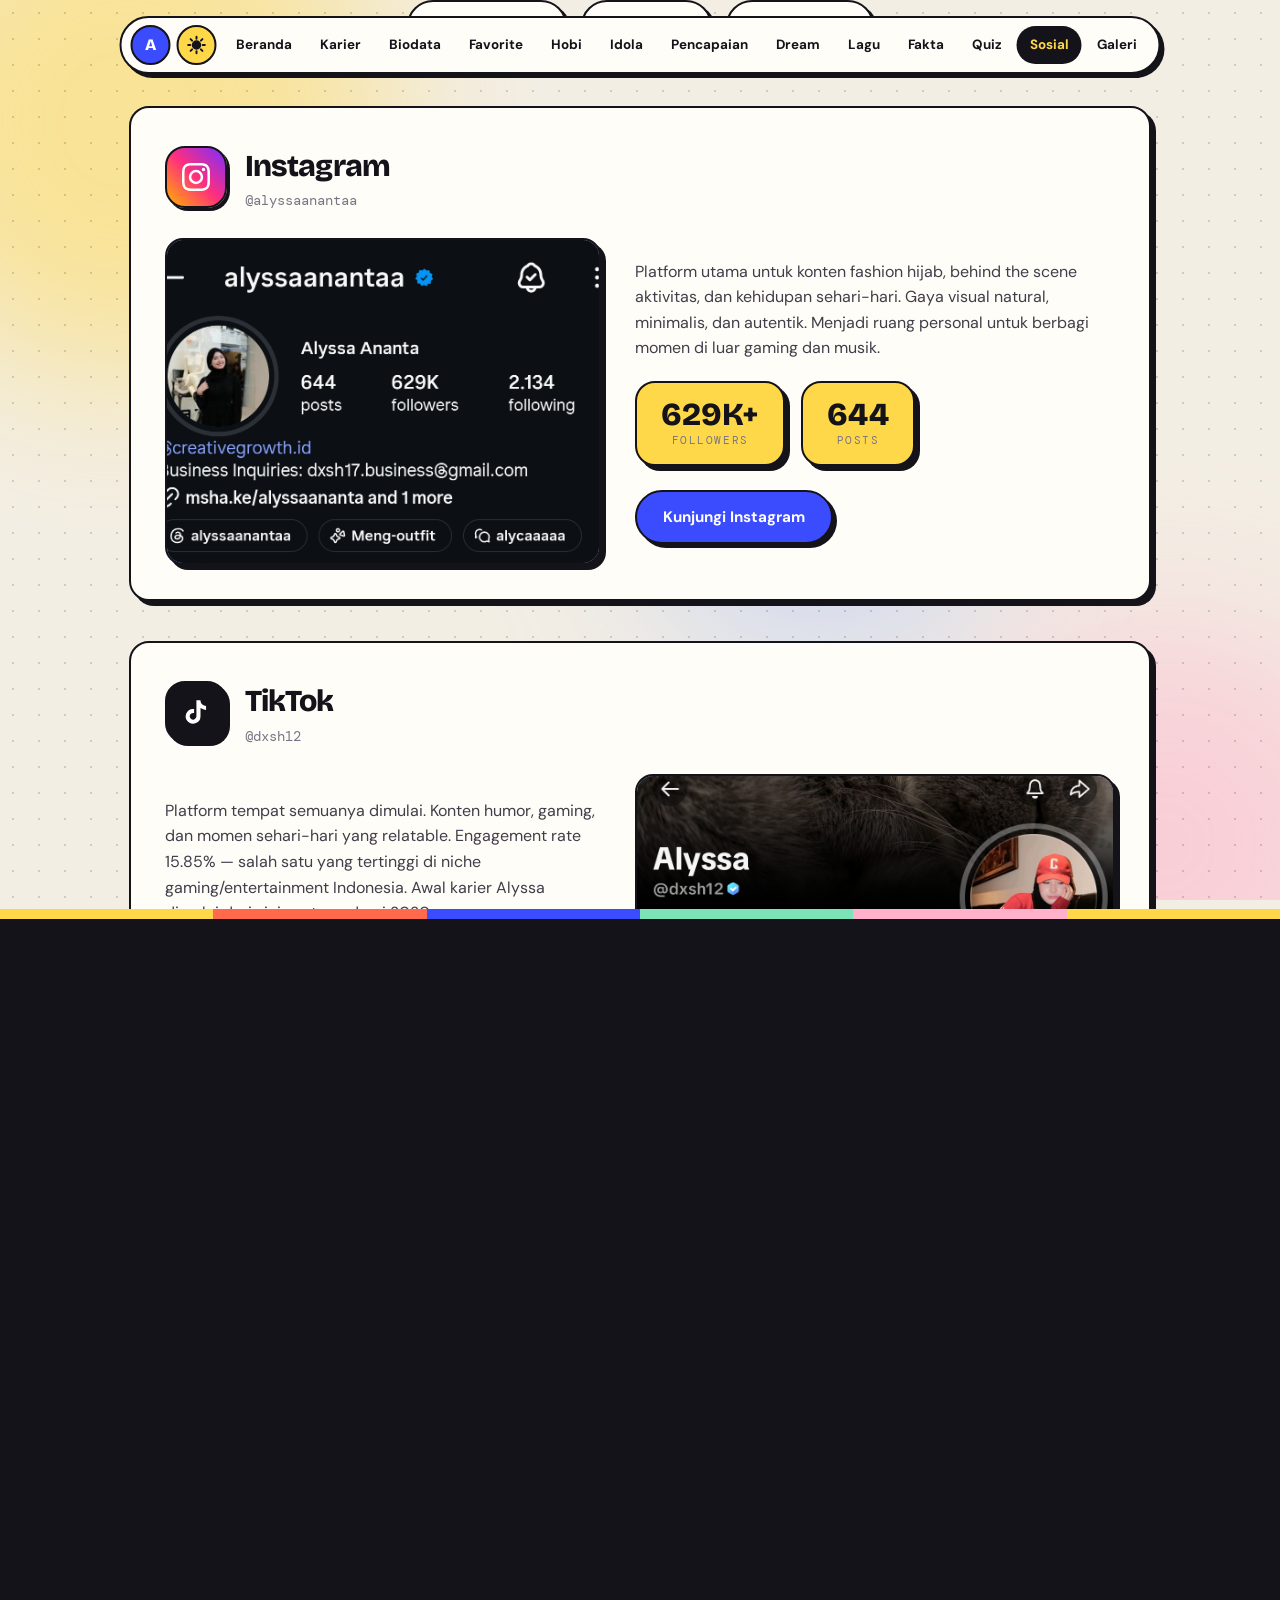
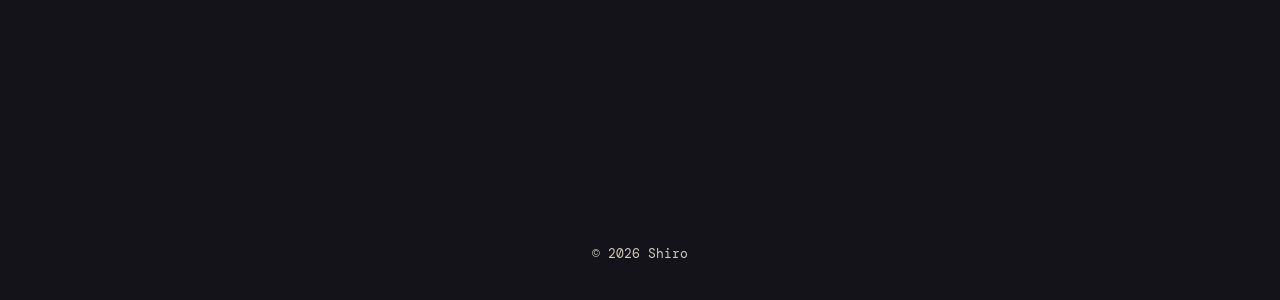
<file: sosmed.html>
<!DOCTYPE html>
<html lang="id">
<head>
    <meta charset="UTF-8">
    <meta name="viewport" content="width=device-width, initial-scale=1.0, maximum-scale=5.0, viewport-fit=cover">
    <meta name="theme-color" content="#f3eee4">
    <title>Sosial Media — Alyssa Ananta</title>
    <link rel="stylesheet" href="style.css">
</head>
<body>

<div class="preloader" id="preloader">
    <div class="preloader-ring"></div>
    <div class="preloader-text">Sosial Media</div>
</div>
<div class="scroll-progress" id="scrollProgress"></div>
<div class="cursor-dot" id="cursorDot"></div>
<div class="cursor-ring" id="cursorRing"></div>

<nav id="navbar">
    <a href="index.html" class="logo magnetic">A</a>
    <button class="menu-toggle" id="menuToggle" aria-label="Menu">
        <span></span><span></span><span></span>
    </button>
<ul id="navMenu">
        <li><a href="index.html">Beranda</a></li>
        <li><a href="karier.html">Karier</a></li>
        <li><a href="biodata.html">Biodata</a></li>
        <li><a href="favorite.html">Favorite</a></li>
        <li><a href="hobi.html">Hobi</a></li>
        <li><a href="idola.html">Idola</a></li>
        <li><a href="pencapaian.html">Pencapaian</a></li>
        <li><a href="dream.html">Dream</a></li>
        <li><a href="lagu.html">Lagu</a></li>
        <li><a href="fakta.html">Fakta</a></li>
        <li><a href="quiz.html">Quiz</a></li>
        <li><a href="sosmed.html">Sosial</a></li>
        <li><a href="galeri.html">Galeri</a></li>
    </ul>
</nav>

<div class="quick-nav">
    <a href="#instagram">
        <svg viewBox="0 0 24 24" xmlns="http://www.w3.org/2000/svg" fill="currentColor">
            <path d="M12 2.163c3.204 0 3.584.012 4.85.07 3.252.148 4.771 1.691 4.919 4.919.058 1.265.069 1.645.069 4.849 0 3.205-.012 3.584-.069 4.849-.149 3.225-1.664 4.771-4.919 4.919-1.266.058-1.644.07-4.85.07-3.204 0-3.584-.012-4.849-.07-3.26-.149-4.771-1.699-4.919-4.92-.058-1.265-.07-1.644-.07-4.849 0-3.204.013-3.583.07-4.849.149-3.227 1.664-4.771 4.919-4.919 1.266-.057 1.645-.069 4.849-.069zM12 0C8.741 0 8.333.014 7.053.072 2.695.272.273 2.69.073 7.052.014 8.333 0 8.741 0 12c0 3.259.014 3.668.072 4.948.2 4.358 2.618 6.78 6.98 6.98C8.333 23.986 8.741 24 12 24c3.259 0 3.668-.014 4.948-.072 4.354-.2 6.782-2.618 6.979-6.98.059-1.28.073-1.689.073-4.948 0-3.259-.014-3.667-.072-4.947-.196-4.354-2.617-6.78-6.979-6.98C15.668.014 15.259 0 12 0zm0 5.838a6.162 6.162 0 100 12.324 6.162 6.162 0 000-12.324zM12 16a4 4 0 110-8 4 4 0 010 8zm6.406-11.845a1.44 1.44 0 100 2.881 1.44 1.44 0 000-2.881z"/>
        </svg>
        Instagram
    </a>
    <a href="#tiktok">
        <svg viewBox="0 0 24 24" xmlns="http://www.w3.org/2000/svg" fill="currentColor">
            <path d="M19.59 6.69a4.83 4.83 0 01-3.77-4.25V2h-3.45v13.67a2.89 2.89 0 01-5.2 1.74 2.89 2.89 0 012.31-4.64 2.93 2.93 0 01.88.13V9.4a6.84 6.84 0 00-1-.05A6.33 6.33 0 005 20.1a6.34 6.34 0 0010.86-4.43v-7a8.16 8.16 0 004.77 1.52v-3.4a4.85 4.85 0 01-1-.1z"/>
        </svg>
        TikTok
    </a>
    <a href="#youtube">
        <svg viewBox="0 0 24 24" xmlns="http://www.w3.org/2000/svg" fill="currentColor">
            <path d="M23.498 6.186a3.016 3.016 0 00-2.122-2.136C19.505 3.545 12 3.545 12 3.545s-7.505 0-9.377.505A3.017 3.017 0 00.502 6.186C0 8.07 0 12 0 12s0 3.93.502 5.814a3.016 3.016 0 002.122 2.136c1.871.505 9.376.505 9.376.505s7.505 0 9.377-.505a3.015 3.015 0 002.122-2.136C24 15.93 24 12 24 12s0-3.93-.502-5.814zM9.545 15.568V8.432L15.818 12l-6.273 3.568z"/>
        </svg>
        YouTube
    </a>
</div>

<div class="sosmed-hub">

    <!-- INSTAGRAM -->
    <section class="platform-section" id="instagram">
        <div class="platform-header">
            <div class="platform-logo ig">
                <svg viewBox="0 0 24 24" xmlns="http://www.w3.org/2000/svg">
                    <path d="M12 2.163c3.204 0 3.584.012 4.85.07 3.252.148 4.771 1.691 4.919 4.919.058 1.265.069 1.645.069 4.849 0 3.205-.012 3.584-.069 4.849-.149 3.225-1.664 4.771-4.919 4.919-1.266.058-1.644.07-4.85.07-3.204 0-3.584-.012-4.849-.07-3.26-.149-4.771-1.699-4.919-4.92-.058-1.265-.07-1.644-.07-4.849 0-3.204.013-3.583.07-4.849.149-3.227 1.664-4.771 4.919-4.919 1.266-.057 1.645-.069 4.849-.069zM12 0C8.741 0 8.333.014 7.053.072 2.695.272.273 2.69.073 7.052.014 8.333 0 8.741 0 12c0 3.259.014 3.668.072 4.948.2 4.358 2.618 6.78 6.98 6.98C8.333 23.986 8.741 24 12 24c3.259 0 3.668-.014 4.948-.072 4.354-.2 6.782-2.618 6.979-6.98.059-1.28.073-1.689.073-4.948 0-3.259-.014-3.667-.072-4.947-.196-4.354-2.617-6.78-6.979-6.98C15.668.014 15.259 0 12 0zm0 5.838a6.162 6.162 0 100 12.324 6.162 6.162 0 000-12.324zM12 16a4 4 0 110-8 4 4 0 010 8zm6.406-11.845a1.44 1.44 0 100 2.881 1.44 1.44 0 000-2.881z"/>
                </svg>
            </div>
            <div class="platform-title">
                <h2>Instagram</h2>
                <div class="handle">@alyssaanantaa</div>
            </div>
        </div>

        <div class="platform-content">
            <div class="platform-image">
                <img src="foto/ig1.jpeg" alt="Instagram Alyssa" loading="lazy">
            </div>

            <div class="platform-info">
                <p>Platform utama untuk konten fashion hijab, behind the scene aktivitas, dan kehidupan sehari-hari. Gaya visual natural, minimalis, dan autentik. Menjadi ruang personal untuk berbagi momen di luar gaming dan musik.</p>

                <div class="platform-stats">
                    <div class="stat-box">
                        <div class="num">629K+</div>
                        <div class="lbl">Followers</div>
                    </div>
                    <div class="stat-box">
                        <div class="num">644</div>
                        <div class="lbl">Posts</div>
                    </div>
                </div>

                <a href="https://instagram.com/alyssaanantaa" target="_blank" rel="noopener" class="platform-cta ig magnetic">Kunjungi Instagram</a>
            </div>
        </div>
    </section>

    <!-- TIKTOK -->
    <section class="platform-section" id="tiktok">
        <div class="platform-header">
            <div class="platform-logo tiktok">
                <svg viewBox="0 0 24 24" xmlns="http://www.w3.org/2000/svg">
                    <path d="M19.59 6.69a4.83 4.83 0 01-3.77-4.25V2h-3.45v13.67a2.89 2.89 0 01-5.2 1.74 2.89 2.89 0 012.31-4.64 2.93 2.93 0 01.88.13V9.4a6.84 6.84 0 00-1-.05A6.33 6.33 0 005 20.1a6.34 6.34 0 0010.86-4.43v-7a8.16 8.16 0 004.77 1.52v-3.4a4.85 4.85 0 01-1-.1z"/>
                </svg>
            </div>
            <div class="platform-title">
                <h2>TikTok</h2>
                <div class="handle">@dxsh12</div>
            </div>
        </div>

        <div class="platform-content reverse">
            <div class="platform-image">
                <img src="foto/tiktok1.jpg" alt="TikTok Alyssa" loading="lazy">
            </div>

            <div class="platform-info">
                <p>Platform tempat semuanya dimulai. Konten humor, gaming, dan momen sehari-hari yang relatable. Engagement rate 15.85% — salah satu yang tertinggi di niche gaming/entertainment Indonesia. Awal karier Alyssa dimulai dari sini saat pandemi 2020.</p>

                <div class="platform-stats">
                    <div class="stat-box">
                        <div class="num">2.51M</div>
                        <div class="lbl">Followers</div>
                    </div>
                    <div class="stat-box">
                        <div class="num">177.8M</div>
                        <div class="lbl">Likes</div>
                    </div>
                </div>

                <a href="https://tiktok.com/@dxsh12" target="_blank" rel="noopener" class="platform-cta tiktok magnetic">Kunjungi TikTok</a>
            </div>
        </div>
    </section>

    <!-- YOUTUBE -->
    <section class="platform-section" id="youtube">
        <div class="platform-header">
            <div class="platform-logo youtube">
                <svg viewBox="0 0 24 24" xmlns="http://www.w3.org/2000/svg">
                    <path d="M23.498 6.186a3.016 3.016 0 00-2.122-2.136C19.505 3.545 12 3.545 12 3.545s-7.505 0-9.377.505A3.017 3.017 0 00.502 6.186C0 8.07 0 12 0 12s0 3.93.502 5.814a3.016 3.016 0 002.122 2.136c1.871.505 9.376.505 9.376.505s7.505 0 9.377-.505a3.015 3.015 0 002.122-2.136C24 15.93 24 12 24 12s0-3.93-.502-5.814zM9.545 15.568V8.432L15.818 12l-6.273 3.568z"/>
                </svg>
            </div>
            <div class="platform-title">
                <h2>YouTube</h2>
                <div class="handle">@alyssaananta17</div>
            </div>
        </div>

        <div class="platform-content">
            <div class="platform-image">
                <img src="foto/youtube1.jpg" alt="YouTube Alyssa" loading="lazy">
            </div>

            <div class="platform-info">
                <p>Konten utama gaming livestreams dan daily vlog. Video live streaming dan membawa channel ini mencapai 200 ribu subscriber. Total 34.4 juta views dari 1.403 video — konsistensi yang luar biasa.</p>

                <div class="platform-stats">
                    <div class="stat-box">
                        <div class="num">265K</div>
                        <div class="lbl">Subscriber</div>
                    </div>
                    <div class="stat-box">
                        <div class="num">34.4M</div>
                        <div class="lbl">Total Views</div>
                    </div>
                </div>

                <a href="https://youtube.com/@alyssaananta17" target="_blank" rel="noopener" class="platform-cta youtube magnetic">Kunjungi YouTube</a>
            </div>
        </div>
    </section>

</div>

<footer>© 2026 Shiro</footer>

<script>
    window.addEventListener('load', () => {
        setTimeout(() => document.getElementById('preloader').classList.add('hidden'), 1000);
    });

    const menuToggle = document.getElementById('menuToggle');
    const navMenu = document.getElementById('navMenu');
    menuToggle.addEventListener('click', () => {
        menuToggle.classList.toggle('active');
        navMenu.classList.toggle('active');
    });
    navMenu.querySelectorAll('a').forEach(link => {
        link.addEventListener('click', () => {
            menuToggle.classList.remove('active');
            navMenu.classList.remove('active');
        });
    });

    const isTouchDevice = 'ontouchstart' in window || navigator.maxTouchPoints > 0;

    if (!isTouchDevice) {
        const cursorDot = document.getElementById('cursorDot');
        const cursorRing = document.getElementById('cursorRing');
        let mouseX = 0, mouseY = 0, ringX = 0, ringY = 0;
        document.addEventListener('mousemove', e => {
            mouseX = e.clientX; mouseY = e.clientY;
            cursorDot.style.left = mouseX + 'px';
            cursorDot.style.top = mouseY + 'px';
        });
        (function animate() {
            ringX += (mouseX - ringX) * 0.15;
            ringY += (mouseY - ringY) * 0.15;
            cursorRing.style.left = ringX + 'px';
            cursorRing.style.top = ringY + 'px';
            requestAnimationFrame(animate);
        })();
        document.querySelectorAll('a, .stat-box, .platform-logo, .platform-image').forEach(el => {
            el.addEventListener('mouseenter', () => cursorRing.classList.add('hover'));
            el.addEventListener('mouseleave', () => cursorRing.classList.remove('hover'));
        });
    }

    window.addEventListener('scroll', () => {
        const p = (window.scrollY / (document.body.scrollHeight - window.innerHeight)) * 100;
        document.getElementById('scrollProgress').style.width = p + '%';
        const navbar = document.getElementById('navbar');
        if (window.scrollY > 80) navbar.classList.add('scrolled');
        else navbar.classList.remove('scrolled');
    }, { passive: true });

    const observer = new IntersectionObserver(entries => {
        entries.forEach(e => { if (e.isIntersecting) e.target.classList.add('visible'); });
    }, { threshold: 0.12, rootMargin: '0px 0px -50px 0px' });
    document.querySelectorAll('.platform-section').forEach(el => observer.observe(el));

    if (!isTouchDevice) {
        document.querySelectorAll('.magnetic').forEach(el => {
            el.addEventListener('mousemove', e => {
                const r = el.getBoundingClientRect();
                el.style.transform = `translate(${(e.clientX-r.left-r.width/2)*0.3}px,${(e.clientY-r.top-r.height/2)*0.3}px)`;
            });
            el.addEventListener('mouseleave', () => el.style.transform = '');
        });

        document.querySelectorAll('.stat-box').forEach(card => {
            card.addEventListener('mousemove', (e) => {
                const rect = card.getBoundingClientRect();
                const x = e.clientX - rect.left;
                const y = e.clientY - rect.top;
                const rotateX = ((y - rect.height / 2) / rect.height) * -10;
                const rotateY = ((x - rect.width / 2) / rect.width) * 10;
                card.style.transform = `perspective(800px) rotateX(${rotateX}deg) rotateY(${rotateY}deg) scale(1.05)`;
            });
            card.addEventListener('mouseleave', () => card.style.transform = '');
        });
    }

    document.querySelectorAll('.quick-nav a').forEach(link => {
        link.addEventListener('click', e => {
            e.preventDefault();
            const target = document.querySelector(link.getAttribute('href'));
            if (target) target.scrollIntoView({ behavior: 'smooth', block: 'start' });
        });
    });

    
</script>

<script src="extra.js"></script>
</body>
</html>
</file>
<file: style.css>
/* ===== PAPER POP THEME — terang, tebal, playful ===== */
@import url('https://fonts.googleapis.com/css2?family=Bricolage+Grotesque:opsz,wght@12..96,500;12..96,700;12..96,800&family=DM+Sans:wght@400;500;700&family=DM+Mono:wght@500&display=swap');
:root{
  --bg:#f3eee4;--paper:#fffdf7;--ink:#15131a;--ink2:#413d4a;--ink3:#7a7585;
  --yellow:#ffd84a;--coral:#ff6a4d;--blue:#3b4cff;--mint:#7be3b6;--sky:#9fbaff;--pink:#ffb0cb;--lilac:#cdbbff;
  --r:20px;--dk:#15131a;--cream:#f3eee4;--t1:var(--yellow);--t2:var(--mint);--t3:var(--sky);--t4:var(--pink);--t5:var(--lilac);--hl:var(--yellow);--dot:rgba(21,19,26,.16);--stripe:rgba(21,19,26,.07);--sh:5px 5px 0 var(--ink);--sh2:9px 9px 0 var(--ink);
  --ease:cubic-bezier(.2,.8,.2,1);--bounce:cubic-bezier(.34,1.56,.64,1);--wipe:cubic-bezier(.76,0,.24,1);
  --disp:'Bricolage Grotesque',system-ui,sans-serif;--body:'DM Sans',system-ui,sans-serif;--mono:'DM Mono',ui-monospace,Menlo,monospace;
  /* alias untuk halaman galeri */
  --tx:var(--ink);--tx2:#5b5663;--tx3:#9a95a3;--line:rgba(21,19,26,.14);--line-strong:rgba(21,19,26,.4);
  --magenta:var(--coral);--cyan:var(--sky);--grad-1:linear-gradient(120deg,var(--yellow),var(--coral));
}
*{margin:0;padding:0;box-sizing:border-box}
html{scroll-behavior:smooth;-webkit-text-size-adjust:100%}
body{background:var(--bg);color:var(--ink);font-family:var(--body);line-height:1.6;overflow-x:hidden;min-height:100vh;-webkit-font-smoothing:antialiased}
a{color:inherit;text-decoration:none}img{max-width:100%;display:block}
::selection{background:var(--blue);color:#fff}
::-webkit-scrollbar{width:10px}::-webkit-scrollbar-track{background:var(--bg)}::-webkit-scrollbar-thumb{background:var(--ink);border-radius:9px;border:2px solid var(--bg)}
body::after{content:'';position:fixed;inset:0;z-index:0;pointer-events:none;background-image:radial-gradient(var(--dot) 1.3px,transparent 1.3px);background-size:26px 26px}
section,footer,nav{position:relative;z-index:2}
.aurora{position:fixed;inset:0;z-index:0;overflow:hidden;pointer-events:none}
.aurora span{position:absolute;border-radius:50%;filter:blur(80px);opacity:.5;animation:blob 20s ease-in-out infinite alternate}
.aurora span:nth-child(1){width:40vmax;height:40vmax;background:var(--yellow);top:-15%;left:-10%}
.aurora span:nth-child(2){width:34vmax;height:34vmax;background:var(--pink);bottom:-18%;right:-8%;animation-duration:26s}
.aurora span:nth-child(3){width:28vmax;height:28vmax;background:var(--sky);top:35%;left:50%;opacity:.4;animation-duration:32s}
@keyframes blob{to{transform:translate(10vw,8vh) scale(1.25) rotate(40deg)}}

/* kursor baru (dibuat oleh extra.js) */
.cursor-dot,.cursor-ring{display:none!important}
html.has-cur,html.has-cur *{cursor:none!important}
html.has-cur input,html.has-cur textarea,html.has-cur select{cursor:text!important}
.cur-dot{view-transition-name:cur-dot}.cur-ring{view-transition-name:cur-ring}
.cur-dot,.cur-ring{position:fixed;top:0;left:0;pointer-events:none;z-index:2147483647;border-radius:50%;opacity:0;transition:opacity .25s,width .35s var(--bounce),height .35s var(--bounce),background .25s,margin .35s var(--bounce);will-change:transform}
html.has-cur .cur-dot,html.has-cur .cur-ring{opacity:1}
html.cur-out .cur-dot,html.cur-out .cur-ring{opacity:0}
.cur-dot{width:10px;height:10px;margin:-5px 0 0 -5px;background:var(--dk);box-shadow:0 0 0 2px #fff}
.cur-ring{width:42px;height:42px;margin:-21px 0 0 -21px;border:2px solid var(--dk);box-shadow:0 0 0 2px #fff,inset 0 0 0 2px #fff;display:grid;place-items:center}
.cur-ring b{font:700 .72rem var(--mono);letter-spacing:.08em;color:var(--dk);opacity:0;transform:scale(.6);transition:.25s var(--bounce)}
.cur-ring.link{width:64px;height:64px;margin:-32px 0 0 -32px;background:rgba(255,216,74,.7)}
.cur-ring.label{width:88px;height:88px;margin:-44px 0 0 -44px;background:var(--yellow)}
.cur-ring.label b{opacity:1;transform:none}
.cur-ring.press{width:30px;height:30px;margin:-15px 0 0 -15px;background:var(--coral)}
.cur-dot.hide{transform:scale(0)}
.scroll-progress{position:fixed;top:0;left:0;height:5px;width:0;background:linear-gradient(90deg,var(--coral),var(--blue));z-index:99998;border-bottom:2px solid var(--ink)}

/* preloader + transisi halaman */
.preloader{position:fixed;inset:0;background:var(--dk);z-index:100000;display:grid;place-content:center;justify-items:center;gap:26px;transition:clip-path .9s var(--wipe);clip-path:inset(0 0 0 0)}
.preloader.hidden{clip-path:inset(0 0 100% 0);pointer-events:none}
.preloader-ring{display:flex;gap:10px;order:2;width:auto;height:auto;animation:none}
.preloader-ring::before,.preloader-ring::after,.preloader-ring i{content:'';width:16px;height:16px;border:2px solid var(--cream);animation:hop .8s var(--ease) infinite alternate}
.preloader-ring::before{background:var(--yellow)}.preloader-ring::after{background:var(--coral);animation-delay:.2s}
@keyframes hop{to{transform:translateY(-14px) rotate(90deg)}}
.preloader-text,.pt-label{font-family:var(--disp);font-size:clamp(3rem,13vw,9rem);font-weight:800;letter-spacing:-.04em;line-height:1;color:var(--yellow);text-transform:uppercase;text-align:center}
.curtain{position:fixed;inset:0;z-index:100002;display:flex;pointer-events:none}
.pt-bar{flex:1;background:var(--dk);transform:translateY(101%);border-top:10px solid var(--c);transition:transform .6s var(--wipe) calc(var(--i)*.07s)}
.pt-bar:nth-child(5n+1){--c:var(--t1)}.pt-bar:nth-child(5n+2){--c:var(--coral)}.pt-bar:nth-child(5n+3){--c:var(--blue)}.pt-bar:nth-child(5n+4){--c:var(--t2)}.pt-bar:nth-child(5n){--c:var(--t4)}
.pt-label{position:absolute;inset:0;display:grid;place-items:center;opacity:0;transform:scale(.8);transition:.5s var(--ease) .45s}
.curtain.go{pointer-events:auto}.curtain.go .pt-bar{transform:none}.curtain.go .pt-label{opacity:1;transform:none}

/* nav */
#navbar{position:fixed;top:16px;left:50%;transform:translateX(-50%);z-index:9000;display:flex;align-items:center;gap:6px;padding:7px 9px;border-radius:99px;background:var(--paper);border:2px solid var(--ink);box-shadow:4px 4px 0 var(--ink);transition:.4s var(--ease);max-width:calc(100vw - 24px)}
#navbar.scrolled{top:10px;box-shadow:2px 2px 0 var(--ink)}
.logo{width:40px;height:40px;border-radius:50%;display:grid;place-items:center;font-family:var(--disp);font-weight:800;color:#fff;background:var(--blue);border:2px solid var(--ink);flex-shrink:0;transition:.5s var(--bounce)}
.logo:hover{transform:rotate(360deg) scale(1.12);background:var(--coral)}
#navMenu{display:flex;list-style:none;gap:2px}
#navMenu a{display:block;padding:8px 13px;border-radius:99px;font-size:.84rem;font-weight:700;color:var(--ink);transition:.25s var(--bounce);white-space:nowrap}
#navMenu a:hover{background:var(--yellow);color:var(--dk);transform:translateY(-3px) rotate(-3deg)}
#navMenu a.active{background:var(--dk);color:var(--yellow)}
.menu-toggle{display:none;width:42px;height:42px;border-radius:50%;background:var(--yellow);border:2px solid var(--ink);flex-direction:column;justify-content:center;align-items:center;gap:5px;margin-left:auto;z-index:2}
.menu-toggle span{width:18px;height:2.5px;background:var(--dk);border-radius:2px;transition:.4s var(--ease)}
.menu-toggle.active span:nth-child(1){transform:translateY(7.5px) rotate(45deg)}
.menu-toggle.active span:nth-child(2){opacity:0}
.menu-toggle.active span:nth-child(3){transform:translateY(-7.5px) rotate(-45deg)}
@media (max-width:1200px){
  #navbar{width:calc(100vw - 24px);justify-content:space-between}
  .menu-toggle{display:flex}
  #navMenu{position:fixed;inset:0;flex-direction:column;justify-content:center;align-items:center;gap:4px;background:var(--yellow);clip-path:circle(0% at calc(100% - 40px) 40px);transition:clip-path .7s var(--wipe);z-index:1}
  #navMenu.active{clip-path:circle(150% at calc(100% - 40px) 40px)}
  #navMenu a{font-family:var(--disp);font-size:clamp(1.6rem,7vw,2.4rem);font-weight:800;padding:2px 22px;color:var(--dk);opacity:0;transform:translateY(24px)}
  #navMenu.active a{opacity:1;transform:none;transition:.5s var(--ease) calc(var(--n,0)*.04s + .3s)}
  #navMenu a:hover{background:var(--dk);color:var(--yellow)}
}

/* reveal & huruf */
.rv{opacity:0;transform:translateY(50px) scale(.96);transition:opacity .8s var(--ease) var(--d,0s),transform .9s var(--bounce) var(--d,0s),translate .35s var(--ease),rotate .35s var(--ease),box-shadow .35s}
.rv.l{transform:translateX(-60px) rotate(-2deg)}.rv.r{transform:translateX(60px) rotate(2deg)}
.rv.in{opacity:1;transform:none}
.clip{display:inline-block;overflow:hidden;vertical-align:bottom;padding:0 .12em .14em 0;margin:0 -.12em -.14em 0}
.ch{display:inline-block;transform:translateY(115%) rotate(10deg);transition:transform .9s var(--bounce) calc(var(--i)*.05s),color .2s}
.ch-on .ch{transform:none}
.ch-on .ch:hover{transform:translateY(-.07em) rotate(-5deg);color:var(--blue);transition:transform .25s var(--bounce),color .2s;transition-delay:0s}
.sp{display:inline-block;width:.28em}

/* hero halaman */
.page-hero,.fav-hero,.bio-hero{padding:150px 5vw 40px;text-align:center;position:relative}
.page-hero h1,.fav-hero h1,.bio-hero h1{font-family:var(--disp);font-weight:800;font-size:clamp(3rem,11vw,7.5rem);line-height:1;letter-spacing:-.04em;color:var(--ink);text-shadow:.045em .045em 0 var(--blue)}
.page-subtitle,.fav-subtitle,.bio-tagline{display:inline-block;margin-top:26px;font-family:var(--mono);font-size:.85rem;letter-spacing:.12em;text-transform:uppercase;background:var(--yellow);border:2px solid var(--ink);border-radius:99px;padding:6px 18px;box-shadow:3px 3px 0 var(--ink);transform:rotate(-1.5deg);color:var(--dk)}
.ticker{overflow:hidden;white-space:nowrap;background:var(--yellow);color:var(--dk);border-block:2px solid var(--ink);padding:12px 0;transform:skewY(var(--sk,0deg)) rotate(-1.2deg);margin:36px -3vw;position:relative;z-index:3}
.ticker-in{display:inline-flex;animation:tick 28s linear infinite}
.ticker span{font-family:var(--disp);font-weight:800;font-size:1.15rem;letter-spacing:.08em;padding:0 26px}
.ticker span::after{content:'✺';margin-left:52px;color:var(--coral);display:inline-block;animation:spin 6s linear infinite}
.ticker span:nth-child(even){-webkit-text-stroke:1.5px var(--dk);color:transparent}
@keyframes tick{to{transform:translateX(-50%)}}@keyframes spin{to{transform:rotate(360deg)}}

/* stiker dekorasi */
.sticker{position:absolute;pointer-events:none;z-index:1;translate:var(--px,0) var(--py,0);transition:translate .3s ease-out}
.sticker svg{display:block;animation:floaty 5s ease-in-out infinite alternate}
.sticker.s2 svg{animation-duration:7s;animation-direction:alternate-reverse}
.sticker.s3 svg{animation:spin 18s linear infinite}
@keyframes floaty{from{transform:translateY(0) rotate(-6deg)}to{transform:translateY(-18px) rotate(10deg)}}

/* hero beranda */
.hero{min-height:100vh;display:grid;grid-template-columns:minmax(0,1.1fr) minmax(0,.9fr);align-items:center;gap:4vw;padding:130px 6vw 70px;overflow:hidden}
.particles{position:absolute;inset:0;pointer-events:none;z-index:0}
.particle{position:absolute;border-radius:50%;background:var(--ink);animation:rise linear infinite;opacity:0}
@keyframes rise{10%{opacity:.45}to{transform:translateY(-110vh) translateX(40px);opacity:0}}
.hero-text-side{position:relative;z-index:2;min-width:0;container-type:inline-size}
.hero-photo-side{position:relative;z-index:2;display:grid;place-items:center}
.hero h1{font-family:var(--disp);font-weight:800;line-height:.92;letter-spacing:-.045em}
.hero h1 .name,.hero h1 .surname{display:block;font-size:min(17cqw,8.5rem);white-space:nowrap}
.hero h1 .name{color:var(--ink)}
.hero h1 .surname{color:var(--coral);text-shadow:.045em .045em 0 var(--ink)}
.hero-subtitle{display:inline-block;margin:28px 0 16px;font-family:var(--mono);font-size:.82rem;letter-spacing:.1em;text-transform:uppercase;background:var(--yellow);border:2px solid var(--ink);border-radius:99px;padding:7px 18px;box-shadow:3px 3px 0 var(--ink);max-width:100%;color:var(--dk)}
.hero-desc{color:var(--ink2);max-width:520px;font-size:1.03rem}
.hero-cta{display:flex;flex-wrap:wrap;gap:14px;margin:30px 0}
.btn,.platform-cta,.lagu-btn{position:relative;overflow:hidden;display:inline-flex;align-items:center;gap:10px;padding:13px 26px;border-radius:99px;font-weight:700;font-size:.95rem;font-family:var(--body);border:2px solid var(--ink);background:var(--paper);color:var(--ink);box-shadow:4px 4px 0 var(--ink);transition:transform .25s var(--bounce),box-shadow .25s,background .25s,color .25s;cursor:pointer}
.btn-primary,.platform-cta,.lagu-btn{background:var(--blue);color:#fff}
.btn:hover,.platform-cta:hover,.lagu-btn:hover{translate:-3px -3px;box-shadow:7px 7px 0 var(--ink);background:var(--coral);color:#fff}
.btn-outline:hover{background:var(--yellow);color:var(--dk)}
.btn:active,.platform-cta:active{translate:3px 3px;box-shadow:1px 1px 0 var(--ink)}
.btn .arrow{transition:transform .3s var(--bounce)}.btn:hover .arrow{transform:translateX(6px)}
.rip{position:absolute;width:10px;height:10px;border-radius:50%;background:rgba(255,255,255,.7);transform:translate(-50%,-50%) scale(0);animation:ripple .7s ease-out forwards;pointer-events:none}
@keyframes ripple{to{transform:translate(-50%,-50%) scale(40);opacity:0}}
.hero-stats{display:inline-flex;flex-wrap:wrap;background:var(--paper);border:2px solid var(--ink);border-radius:18px;box-shadow:var(--sh);overflow:hidden}
.hero-stat{padding:14px 26px;border-right:2px solid var(--ink)}.hero-stat:last-child{border:0}
.hero-stat .num,.stat-box .num{font-family:var(--disp);font-size:2rem;font-weight:800;line-height:1.1;color:var(--ink)}
.lbl{font-family:var(--mono);font-size:.7rem;letter-spacing:.14em;text-transform:uppercase;color:var(--ink3)}
.hero-photo-wrapper,.bio-photo-wrapper{position:relative;width:min(380px,78vw);aspect-ratio:3/4;border-radius:999px 999px 28px 28px;border:3px solid var(--ink);background:var(--yellow);box-shadow:12px 12px 0 var(--blue);transition:transform .3s;animation:bob 6s ease-in-out infinite}
@keyframes bob{50%{translate:0 -12px}}
.hero-photo,.bio-photo{width:100%;height:100%;object-fit:cover;border-radius:inherit;transition:transform .6s var(--ease)}
.hero-photo-wrapper:hover .hero-photo{transform:scale(1.05) rotate(-1deg)}
.bio-hero{display:flex;flex-direction:column;align-items:center}
.bio-photo-wrapper{width:min(230px,60vw);margin-bottom:34px;box-shadow:8px 8px 0 var(--coral)}
.badge-spin{position:absolute;left:-12%;bottom:8%;width:128px;height:128px;z-index:4;animation:spin 14s linear infinite;filter:drop-shadow(3px 3px 0 var(--ink))}

/* kartu dasar */
.quick-link,.bio-simple-card,.pencapaian-card,.lagu-card,.timeline-content,.fav-item,.stat-box,.platform-section,.idola-card,.dream-card,.fakta-card,.quiz-box{position:relative;background:var(--c,var(--paper));border:2px solid var(--ink);border-radius:var(--r);box-shadow:var(--sh);overflow:hidden}
.quick-link:hover,.pencapaian-card:hover,.lagu-card:hover,.timeline-content:hover,.fav-item:hover,.idola-card:hover,.dream-card:hover,.fakta-card:hover{translate:-4px -4px;rotate:-.6deg;box-shadow:var(--sh2)}
.quick-link::after,.pencapaian-card::after,.lagu-card::after,.timeline-content::after,.fav-item::after,.idola-card::after,.dream-card::after,.fakta-card::after{content:'';position:absolute;inset:0;pointer-events:none;opacity:0;transition:opacity .3s;background:radial-gradient(260px circle at var(--mx,50%) var(--my,50%),rgba(255,255,255,.65),transparent 65%)}
.quick-link:hover::after,.pencapaian-card:hover::after,.lagu-card:hover::after,.timeline-content:hover::after,.fav-item:hover::after,.idola-card:hover::after,.dream-card:hover::after,.fakta-card:hover::after{opacity:1}
.quick-links-grid>:nth-child(5n+1),.pencapaian-grid>:nth-child(5n+1),.fakta-grid>:nth-child(5n+1),.dream-grid>:nth-child(5n+1){--c:var(--t1)}
.quick-links-grid>:nth-child(5n+2),.pencapaian-grid>:nth-child(5n+2),.fakta-grid>:nth-child(5n+2),.dream-grid>:nth-child(5n+2){--c:var(--t2)}
.quick-links-grid>:nth-child(5n+3),.pencapaian-grid>:nth-child(5n+3),.fakta-grid>:nth-child(5n+3),.dream-grid>:nth-child(5n+3){--c:var(--t3)}
.quick-links-grid>:nth-child(5n+4),.pencapaian-grid>:nth-child(5n+4),.fakta-grid>:nth-child(5n+4),.dream-grid>:nth-child(5n+4){--c:var(--t4)}
.quick-links-grid>:nth-child(5n),.pencapaian-grid>:nth-child(5n),.fakta-grid>:nth-child(5n),.dream-grid>:nth-child(5n){--c:var(--t5)}

/* beranda: link cepat */
.quick-links-section{padding:50px 5vw 110px;max-width:1250px;margin:0 auto}
.section-title{font-family:var(--disp);font-size:clamp(2.2rem,6vw,3.8rem);font-weight:800;margin-bottom:34px;letter-spacing:-.03em}
.section-title::before{content:'✺ ';color:var(--coral);display:inline-block;animation:spin 6s linear infinite}
.quick-links-grid{display:grid;grid-template-columns:repeat(auto-fill,minmax(260px,1fr));gap:22px}
.quick-link{padding:28px;display:block;min-height:200px}
.quick-link-icon{font-size:2.3rem;display:inline-block;transition:transform .5s var(--bounce)}
.quick-link:hover .quick-link-icon{transform:scale(1.3) rotate(-14deg)}
.quick-link-title{font-family:var(--disp);font-size:1.6rem;font-weight:800;margin:16px 0 6px;letter-spacing:-.02em}
.quick-link-desc{color:var(--ink2);font-size:.9rem;max-width:80%}
.quick-link-arrow{position:absolute;right:20px;bottom:18px;width:44px;height:44px;border-radius:50%;display:grid;place-items:center;background:var(--dk);color:var(--yellow);border:2px solid var(--ink);font-weight:800;transition:.4s var(--bounce)}
.quick-link:hover .quick-link-arrow{transform:rotate(-45deg) scale(1.15);background:var(--coral);color:#fff}

.karier,.fav-section,.bio-section,.pencapaian,.lagu-hero{max-width:1150px;margin:0 auto;padding:30px 5vw 100px}
.page-body{max-width:1200px;margin:0 auto;padding:30px 5vw 100px}

/* timeline */
.timeline{position:relative;padding:20px 0}
.timeline::before,.timeline::after{content:'';position:absolute;left:50%;top:0;bottom:0;width:6px;transform:translateX(-50%);border-radius:6px}
.timeline::before{background:repeating-linear-gradient(var(--ink) 0 8px,transparent 8px 16px);opacity:.35}
.timeline::after{background:var(--blue);transform:translateX(-50%) scaleY(var(--tl,0));transform-origin:top;border:2px solid var(--ink)}
.timeline-item{position:relative;display:grid;grid-template-columns:1fr 1fr;gap:30px 70px;margin-bottom:70px;align-items:center}
.timeline-header{grid-column:1/-1;text-align:center;position:relative;z-index:2}
.timeline-year{display:inline-block;font-family:var(--disp);font-weight:800;font-size:1.6rem;padding:6px 26px;border-radius:99px;background:var(--yellow);color:var(--dk);border:2px solid var(--ink);box-shadow:4px 4px 0 var(--ink);transition:.4s var(--bounce)}
.timeline-item:hover .timeline-year{background:var(--coral);color:#fff;transform:scale(1.15) rotate(-5deg)}
.timeline-content{padding:26px}
.timeline-content h3{font-family:var(--disp);font-size:1.45rem;margin-bottom:8px;letter-spacing:-.02em}
.timeline-content p{color:var(--ink2);font-size:.95rem}
.timeline-content p+p{margin-top:10px}
.timeline-photo{position:relative;border-radius:var(--r);overflow:hidden;cursor:pointer;border:2px solid var(--ink);box-shadow:var(--sh);background:var(--paper);display:flex;justify-content:center;align-items:center;min-height:160px;align-self:center}
.timeline-photo img{display:block;width:100%;height:auto;max-height:min(560px,75vh);object-fit:contain;transition:transform .8s var(--ease)}
.timeline-photo:hover img{transform:scale(1.1) rotate(1.5deg)}
.timeline-photo::after{content:'⤢';position:absolute;right:12px;bottom:12px;width:40px;height:40px;border-radius:50%;display:grid;place-items:center;background:var(--yellow);color:var(--dk);border:2px solid var(--ink);font-weight:800;transform:scale(0);transition:.4s var(--bounce)}
.timeline-photo:hover::after{transform:scale(1)}
.timeline-item:nth-child(even) .timeline-content{order:2}
@media (max-width:800px){.timeline::before,.timeline::after{left:18px}.timeline-item{grid-template-columns:1fr;gap:20px;padding-left:44px}.timeline-header{text-align:left}.timeline-item:nth-child(even) .timeline-content{order:0}}

/* biodata */
.bio-section{max-width:820px}
.bio-simple-card{padding:8px 30px}
.bio-item{display:flex;justify-content:space-between;gap:20px;padding:17px 0;border-bottom:2px dashed rgba(21,19,26,.25);transition:.3s var(--ease)}
.bio-item:last-child{border:0}
.bio-item:hover{padding-left:14px;background:linear-gradient(90deg,var(--hl),transparent 60%)}
.bio-item-label{color:var(--ink3);font-family:var(--mono);font-size:.76rem;letter-spacing:.12em;text-transform:uppercase}
.bio-item-value{font-weight:700;text-align:right}
.bio-quote{margin-top:34px;padding:44px 34px;border-radius:var(--r);background:var(--blue);color:#fff;border:2px solid var(--ink);box-shadow:var(--sh);position:relative;overflow:hidden;text-align:center}
.bio-quote::before{content:'“';position:absolute;top:-34px;left:14px;font-family:var(--disp);font-size:10rem;color:var(--yellow);line-height:1}
.bio-quote p{font-family:var(--disp);font-size:1.4rem;font-weight:700;position:relative}
.bio-quote .author{font-family:var(--mono);font-size:.82rem;margin-top:14px;font-weight:500;color:var(--yellow)}

/* favorite */
.fav-category-block{margin-bottom:70px}
.fav-category-header{display:flex;align-items:center;gap:16px;margin-bottom:26px}
.fav-cat-icon{width:58px;height:58px;border-radius:18px;display:grid;place-items:center;font-size:1.6rem;background:var(--yellow);border:2px solid var(--ink);box-shadow:3px 3px 0 var(--ink);animation:wob 4s ease-in-out infinite}
@keyframes wob{50%{transform:rotate(-9deg) scale(1.08)}}
.fav-cat-title{font-family:var(--disp);font-size:clamp(1.7rem,4vw,2.5rem);font-weight:800;letter-spacing:-.03em}
.fav-items-grid{display:grid;grid-template-columns:repeat(auto-fill,minmax(210px,1fr));gap:22px}
.fav-item{padding:12px}
.fav-item-number{position:absolute;top:20px;left:20px;z-index:3;font-family:var(--mono);font-weight:500;font-size:.8rem;padding:3px 11px;border-radius:99px;background:var(--dk);color:var(--yellow)}
.fav-item-image{aspect-ratio:1;border-radius:14px;overflow:hidden;margin-bottom:12px;background:var(--sky);border:2px solid var(--ink)}
.fav-item-image img{width:100%;height:100%;object-fit:cover;transition:transform .8s var(--ease)}
.fav-item:hover .fav-item-image img{transform:scale(1.12) rotate(2deg)}
.fav-item-label,.fav-item-name{font-family:var(--disp);font-weight:700;font-size:1rem;padding:0 4px}
.fav-item-sub{color:var(--ink3);font-size:.8rem;padding:0 4px}

/* pencapaian */
.pencapaian-group{margin-bottom:60px}
.pencapaian-group-title,.group-title{display:flex;align-items:center;gap:18px;font-family:var(--disp);font-size:clamp(1.5rem,3.5vw,2.1rem);font-weight:800;margin-bottom:24px;letter-spacing:-.02em}
.pencapaian-group-title::after,.group-title::after{content:'';flex:1;height:0;border-top:3px dashed var(--ink);opacity:.35}
.pencapaian-grid{display:grid;grid-template-columns:repeat(4,1fr);gap:20px}
.pencapaian-card{padding:24px}.span-2{grid-column:span 2}.span-4{grid-column:span 4}
.pencapaian-icon{font-size:1.9rem;margin-bottom:8px;display:inline-block;transition:.5s var(--bounce)}
.pencapaian-card:hover .pencapaian-icon{transform:translateY(-6px) rotate(14deg) scale(1.2)}
.pencapaian-number{font-family:var(--disp);font-size:clamp(2.3rem,5vw,3.4rem);font-weight:800;line-height:1.05;letter-spacing:-.04em}
.pencapaian-label{font-weight:700;margin:4px 0 8px}
.pencapaian-desc{color:var(--ink2);font-size:.88rem}
@media (max-width:900px){.pencapaian-grid{grid-template-columns:1fr 1fr}.span-4{grid-column:span 2}}
@media (max-width:520px){.pencapaian-grid{grid-template-columns:1fr}.span-2,.span-4{grid-column:auto}}

/* lagu */
.lagu-list{display:grid;gap:26px}
.lagu-card{display:grid;grid-template-columns:230px 1fr;gap:28px;padding:20px;align-items:center}
.lagu-card:nth-child(odd){--c:var(--t4)}.lagu-card:nth-child(even){--c:var(--t3)}
.lagu-cover{position:relative;aspect-ratio:1;border-radius:16px;overflow:hidden;border:2px solid var(--ink);box-shadow:4px 4px 0 var(--ink);transform:rotate(-3deg);transition:transform .5s var(--bounce)}
.lagu-card:hover .lagu-cover{transform:rotate(3deg) scale(1.05)}
.lagu-cover::before{content:'';position:absolute;inset:0;z-index:2;background:linear-gradient(120deg,transparent 40%,rgba(255,255,255,.5) 50%,transparent 60%);transform:translateX(-120%);transition:transform .9s}
.lagu-card:hover .lagu-cover::before{transform:translateX(120%)}
.lagu-cover img{width:100%;height:100%;object-fit:cover}
.lagu-detail h3{font-family:var(--disp);font-size:2.1rem;font-weight:800;letter-spacing:-.03em;line-height:1.1}
.meta{display:inline-block;font-family:var(--mono);font-size:.76rem;margin:10px 0 12px;background:var(--paper);border:2px solid var(--ink);border-radius:99px;padding:3px 12px}
.lagu-detail p{color:var(--ink2)}
.lagu-btn{margin-top:16px;padding:10px 20px;font-size:.85rem}
@media (max-width:640px){.lagu-card{grid-template-columns:1fr}}

/* sosmed */
.quick-nav{display:flex;gap:14px;justify-content:center;flex-wrap:wrap;padding:0 5vw 34px;position:relative;z-index:2}
.quick-nav a{display:inline-flex;align-items:center;gap:10px;padding:11px 24px;border-radius:99px;border:2px solid var(--ink);font-weight:700;background:var(--paper);box-shadow:4px 4px 0 var(--ink);transition:.3s var(--bounce)}
.quick-nav a:hover{background:var(--yellow);color:var(--dk);transform:translateY(-5px) rotate(-3deg)}
.quick-nav svg{width:18px;height:18px}
.sosmed-hub{max-width:1150px;margin:0 auto;padding:20px 5vw 100px;display:grid;gap:40px}
.platform-section{padding:34px}
.platform-header{display:flex;align-items:center;gap:18px;margin-bottom:26px}
.platform-logo{width:62px;height:62px;border-radius:20px;display:grid;place-items:center;border:2px solid var(--ink);box-shadow:3px 3px 0 var(--ink);transition:.5s var(--bounce);flex-shrink:0}
.platform-logo:hover{transform:rotate(-12deg) scale(1.15)}
.platform-logo svg{width:28px;height:28px;fill:#fff}
.platform-logo.ig{background:linear-gradient(45deg,#ffb100,#ff2e7e,#7b2eff)}.platform-logo.tiktok{background:var(--ink)}.platform-logo.youtube{background:#ff2020}
.platform-title h2{font-family:var(--disp);font-size:1.9rem;font-weight:800;letter-spacing:-.03em}
.handle{color:var(--ink3);font-family:var(--mono);font-size:.85rem}
.platform-content{display:grid;grid-template-columns:1fr 1.1fr;gap:34px;align-items:center}
.platform-content.reverse .platform-image{order:2}
.platform-image{border-radius:18px;overflow:hidden;aspect-ratio:4/3;border:2px solid var(--ink);box-shadow:var(--sh);background:var(--sky)}
.platform-image img{width:100%;height:100%;object-fit:cover;transition:transform .8s var(--ease)}
.platform-image:hover img{transform:scale(1.1) rotate(1deg)}
.platform-info p{color:var(--ink2);margin-bottom:20px}
.platform-stats{display:flex;gap:16px;margin-bottom:24px;flex-wrap:wrap}
.stat-box{padding:14px 24px;text-align:center;--c:var(--t1)}
@media (max-width:800px){.platform-content{grid-template-columns:1fr}.platform-content.reverse .platform-image{order:0}}

/* idola */
.idola-grid{display:grid;grid-template-columns:repeat(auto-fill,minmax(250px,1fr));gap:26px}
.idola-card{display:flex;flex-direction:column}
.idola-grid>:nth-child(5n+1){--c:var(--t1)}.idola-grid>:nth-child(5n+2){--c:var(--t2)}.idola-grid>:nth-child(5n+3){--c:var(--t3)}.idola-grid>:nth-child(5n+4){--c:var(--t4)}.idola-grid>:nth-child(5n){--c:var(--t5)}
.idola-photo{position:relative;aspect-ratio:1;overflow:hidden;border-bottom:2px solid var(--ink);background:var(--paper);background-image:repeating-linear-gradient(45deg,var(--stripe) 0 10px,transparent 10px 20px)}
.idola-photo img{position:relative;z-index:2;width:100%;height:100%;object-fit:cover;filter:grayscale(1) contrast(1.05);transition:transform .8s var(--ease),filter .5s}
.idola-card:hover .idola-photo img{transform:scale(1.08);filter:none}
.idola-photo .idola-mono{position:absolute;inset:0;z-index:1;display:grid;place-items:center;font-family:var(--disp);font-size:5.5rem;font-weight:800;color:var(--ink);letter-spacing:-.05em}
.idola-orbit{position:absolute;z-index:3;width:110px;height:110px;top:-36px;right:-36px;border-radius:50%;border:3px dashed var(--ink);animation:spin 14s linear infinite;pointer-events:none}
.idola-info{padding:20px 22px 24px}
.idola-name{font-family:var(--disp);font-size:1.5rem;font-weight:800;letter-spacing:-.03em;line-height:1.15}
.idola-sub{display:inline-block;font-family:var(--mono);font-size:.74rem;margin:8px 0 10px;background:var(--paper);border:2px solid var(--ink);border-radius:99px;padding:2px 11px}
.idola-desc{color:var(--ink2);font-size:.9rem}

/* dream */
.dream-grid{display:grid;grid-template-columns:repeat(auto-fill,minmax(300px,1fr));gap:24px}
.dream-card{padding:26px}
.dream-top{display:flex;justify-content:space-between;align-items:center;margin-bottom:14px}
.dream-icon{width:64px;height:64px;border-radius:50%;display:grid;place-items:center;font-size:2rem;background:var(--paper);border:2px solid var(--ink);box-shadow:3px 3px 0 var(--ink);transition:.5s var(--bounce)}
.dream-card:hover .dream-icon{transform:scale(1.2) rotate(-12deg)}
.dream-card h3{font-family:var(--disp);font-size:1.35rem;margin-bottom:8px;letter-spacing:-.02em;line-height:1.2}
.dream-card p{color:var(--ink2);font-size:.93rem}
.world-map{position:relative;margin-top:18px;border-radius:14px;background:var(--paper);border:2px solid var(--ink);overflow:hidden}
.world-map svg{width:100%;display:block;fill:var(--mint);stroke:var(--ink);stroke-width:.4}
.world-dot{position:absolute;width:12px;height:12px;border-radius:50%;background:var(--coral);border:2px solid var(--ink);animation:ping 2s infinite}
.world-dot:nth-child(2){animation-delay:.4s}.world-dot:nth-child(3){animation-delay:.8s}.world-dot:nth-child(4){animation-delay:1.2s}
@keyframes ping{70%{box-shadow:0 0 0 14px transparent}0%{box-shadow:0 0 0 0 var(--coral)}}
.concert-ticket{position:relative;display:flex;align-items:center;gap:14px;margin-top:18px;padding:16px 22px;border-radius:14px;background:var(--dk);color:var(--yellow);border:2px solid var(--ink);transform:rotate(-1.5deg)}
.concert-ticket::before,.concert-ticket::after{content:'';position:absolute;top:50%;width:20px;height:20px;border-radius:50%;background:var(--c,var(--paper));border:2px solid var(--ink);transform:translateY(-50%)}
.concert-ticket::before{left:-11px}.concert-ticket::after{right:-11px}
.concert-ticket-icon{font-size:1.8rem}.concert-ticket-name{font-family:var(--disp);font-weight:800}.concert-ticket-sub{font-size:.8rem;color:#cfc9bb}

/* fakta */
.fakta-grid{display:grid;grid-template-columns:repeat(auto-fill,minmax(290px,1fr));gap:24px}
.fakta-card{padding:26px}
.fakta-icon{font-size:2.2rem;display:inline-block;margin-bottom:12px;transition:.6s var(--bounce)}
.fakta-card:hover .fakta-icon{transform:rotateY(360deg) scale(1.2)}
.fakta-card h3{font-family:var(--disp);font-size:1.3rem;margin-bottom:8px;letter-spacing:-.02em}
.fakta-card p{color:var(--ink2);font-size:.92rem}

/* quiz */
.quiz-wrap{max-width:760px}
.quiz-box{padding:clamp(24px,5vw,46px);box-shadow:8px 8px 0 var(--ink)}
.quiz-title{font-family:var(--disp);font-size:clamp(1.7rem,4vw,2.5rem);font-weight:800;margin-bottom:12px;letter-spacing:-.03em;line-height:1.1}
.quiz-lead{color:var(--ink2);margin-bottom:26px}
.quiz-meta{display:flex;justify-content:space-between;font-family:var(--mono);font-size:.82rem;margin-bottom:12px}
.quiz-bar{height:16px;border-radius:99px;background:var(--paper);border:2px solid var(--ink);overflow:hidden;margin-bottom:28px}
.quiz-bar div{height:100%;width:0;background:repeating-linear-gradient(45deg,var(--coral) 0 10px,var(--yellow) 10px 20px);background-size:28px 28px;animation:stripe 1s linear infinite;transition:width .6s var(--ease);border-right:2px solid var(--ink)}
@keyframes stripe{to{background-position:28px 0}}
.quiz-q{font-family:var(--disp);font-size:clamp(1.25rem,3vw,1.8rem);margin-bottom:22px;line-height:1.25;animation:pop .5s var(--ease)}
@keyframes pop{from{opacity:0;transform:translateY(20px)}}
.quiz-options{display:grid;gap:14px}
.quiz-opt{text-align:left;padding:15px 20px;border-radius:16px;border:2px solid var(--ink);background:var(--paper);color:var(--ink);font:700 1rem var(--body);box-shadow:3px 3px 0 var(--ink);transition:.25s var(--bounce);animation:pop .5s var(--ease) backwards}
.quiz-opt:nth-child(2){animation-delay:.07s}.quiz-opt:nth-child(3){animation-delay:.14s}.quiz-opt:nth-child(4){animation-delay:.21s}
.quiz-opt:hover:not(:disabled){background:var(--yellow);color:var(--dk);translate:-3px -3px;box-shadow:6px 6px 0 var(--ink)}
.quiz-opt:focus-visible,.btn:focus-visible{outline:3px solid var(--blue);outline-offset:3px}
.quiz-opt:disabled{cursor:default}
.quiz-opt.correct{background:var(--mint);color:var(--dk);animation:yay .5s var(--bounce)}
.quiz-opt.wrong{background:var(--pink);color:var(--dk);animation:shake .45s}
@keyframes yay{50%{transform:scale(1.04)}}@keyframes shake{25%{transform:translateX(-9px)}75%{transform:translateX(9px)}}
.quiz-note{color:var(--ink2);margin:18px 0 0;min-height:1.5em}
.quiz-next{margin-top:18px}
.quiz-result-num{font-family:var(--disp);font-size:clamp(4.5rem,15vw,9rem);font-weight:800;line-height:1;letter-spacing:-.05em;color:var(--blue);text-shadow:.04em .04em 0 var(--ink);animation:pop .8s var(--bounce)}
.quiz-actions{display:flex;gap:12px;flex-wrap:wrap}

/* lightbox */
.lightbox{position:fixed;inset:0;z-index:100001;background:rgba(21,19,26,.92);display:grid;place-items:center;opacity:0;pointer-events:none;transition:opacity .4s}
.lightbox.active{opacity:1;pointer-events:auto}
.lightbox img{max-width:92vw;max-height:88vh;border-radius:16px;border:3px solid var(--bg);transform:scale(.8) rotate(-3deg);transition:transform .6s var(--bounce)}
.lightbox.active img{transform:none}
.lightbox-close{position:absolute;top:20px;right:20px;width:46px;height:46px;border-radius:50%;border:2px solid var(--ink);background:var(--yellow);color:var(--dk);font-size:1.1rem;font-weight:800;transition:.4s var(--bounce)}
.lightbox-close:hover{transform:rotate(90deg) scale(1.1)}

/* lain-lain */
.to-top{position:fixed;right:20px;bottom:20px;z-index:9000;width:50px;height:50px;border-radius:50%;border:2px solid var(--ink);background:var(--yellow);color:var(--dk);box-shadow:3px 3px 0 var(--ink);font-weight:800;font-size:1.2rem;transform:scale(0) rotate(-90deg);transition:.5s var(--bounce)}
.to-top.show{transform:none}.to-top:hover{transform:translateY(-6px) scale(1.1);background:var(--coral)}
.burst{position:fixed;width:11px;height:11px;pointer-events:none;z-index:99997;border:1.5px solid var(--ink)}
footer{text-align:center;padding:36px 20px;background:var(--dk);border-top:2px solid var(--line-strong);color:#cfc9bb;font-family:var(--mono);font-size:.82rem}
@media (max-width:900px){.hero{grid-template-columns:1fr;text-align:center;padding-top:120px}.hero-desc{margin:0 auto}.hero-cta{justify-content:center}.hero-photo-side{order:-1}.hero-photo-wrapper{width:min(250px,62vw)}.hero-stats{max-width:100%}.badge-spin{width:96px;height:96px}}
@media (prefers-reduced-motion:reduce){*,*::before,*::after{animation-duration:.01ms!important;transition-duration:.01ms!important}}

/* ===== MODE GELAP ===== */
html[data-theme=dark]{color-scheme:dark;--bg:#0e0c13;--paper:#1b1924;--ink:#f1ebe0;--ink2:#c8c2d3;--ink3:#8f89a0;--t1:#3d3517;--t2:#163a2b;--t3:#1d2c5c;--t4:#4a2236;--t5:#31254f;--hl:rgba(255,216,74,.2);--dot:rgba(255,255,255,.1);--stripe:rgba(255,255,255,.06);--tx2:#b3adc0;--tx3:#6f6a7d;--line:rgba(255,255,255,.14);--line-strong:rgba(255,255,255,.35)}
html[data-theme=dark] .aurora span{opacity:.18}
html[data-theme=dark] .hero-photo,html[data-theme=dark] .fav-item-image img,html[data-theme=dark] .timeline-photo img,html[data-theme=dark] .lagu-cover img,html[data-theme=dark] .platform-image img{filter:brightness(.9)}
body,.rv,#navbar,.quick-link,.timeline-content,.fav-item,.idola-card,.dream-card,.fakta-card,.pencapaian-card,.lagu-card,.platform-section,.bio-simple-card,.quiz-box,.stat-box{transition-property:background-color,color,border-color,box-shadow,opacity,transform,translate,rotate;transition-duration:.4s}
.rv{transition-duration:.9s,.9s,.9s,.35s,.35s,.35s}

/* tombol ganti tema */
.theme-toggle{position:relative;overflow:hidden;width:40px;height:40px;border-radius:50%;border:2px solid var(--ink);background:var(--yellow);color:var(--dk);display:grid;place-items:center;flex-shrink:0;cursor:pointer;transition:transform .4s var(--bounce),background .3s}
.theme-toggle:hover{transform:rotate(18deg) scale(1.12);background:var(--coral)}
.theme-toggle svg{position:absolute;width:20px;height:20px;transition:transform .6s var(--bounce),opacity .4s}
.theme-toggle .moon{transform:translateY(150%) rotate(-90deg);opacity:0}
html[data-theme=dark] .theme-toggle .sun{transform:translateY(-150%) rotate(90deg);opacity:0}
html[data-theme=dark] .theme-toggle .moon{transform:none;opacity:1}
@media (max-width:1200px){.theme-toggle{margin-left:auto}.menu-toggle{margin-left:0}}
::view-transition-old(root),::view-transition-new(root){animation:none;mix-blend-mode:normal}
::view-transition-old(root){z-index:1}::view-transition-new(root){z-index:2}
html[data-theme=dark] #navMenu a.active{background:var(--yellow);color:var(--dk)}

/* ===== halaman hobi ===== */
.hobi-grid{display:grid;grid-template-columns:repeat(auto-fit,minmax(min(100%,420px),1fr));gap:28px;max-width:1000px;margin:0 auto}
.hobi-card{position:relative;background:var(--c,var(--paper));border:2px solid var(--ink);border-radius:var(--r);box-shadow:var(--sh);overflow:hidden;padding:30px}
.hobi-grid>:nth-child(1){--c:var(--t1)}.hobi-grid>:nth-child(2){--c:var(--t2)}.hobi-grid>:nth-child(3){--c:var(--t3)}.hobi-grid>:nth-child(4){--c:var(--t4)}
.hobi-card:hover{translate:-4px -4px;rotate:-.6deg;box-shadow:var(--sh2)}
.hobi-card::before{content:attr(data-e);position:absolute;right:-14px;bottom:-34px;font-size:9.5rem;line-height:1;opacity:.14;transform:rotate(-12deg);transition:transform .7s var(--bounce),opacity .4s;pointer-events:none}
.hobi-card:hover::before{transform:rotate(8deg) scale(1.18);opacity:.26}
.hobi-card::after{content:'';position:absolute;inset:0;pointer-events:none;opacity:0;transition:opacity .3s;background:radial-gradient(260px circle at var(--mx,50%) var(--my,50%),rgba(255,255,255,.55),transparent 65%)}
.hobi-card:hover::after{opacity:1}
.hobi-top{display:flex;justify-content:space-between;align-items:center;margin-bottom:16px}
.hobi-no{font-family:var(--mono);font-size:.9rem;background:var(--dk);color:var(--yellow);border-radius:99px;padding:3px 13px}
.hobi-card h3{font-family:var(--disp);font-size:1.9rem;letter-spacing:-.03em;margin-bottom:8px}
.hobi-card p{color:var(--ink2);font-size:.95rem;position:relative}
.chips{display:flex;flex-wrap:wrap;gap:8px;margin-top:18px;position:relative}
.chips span{font-family:var(--mono);font-size:.74rem;background:var(--paper);border:2px solid var(--ink);border-radius:99px;padding:3px 12px;transition:.3s var(--bounce)}
.chips span:hover{transform:translateY(-3px) rotate(-3deg);background:var(--yellow);color:var(--dk)}
</file>
